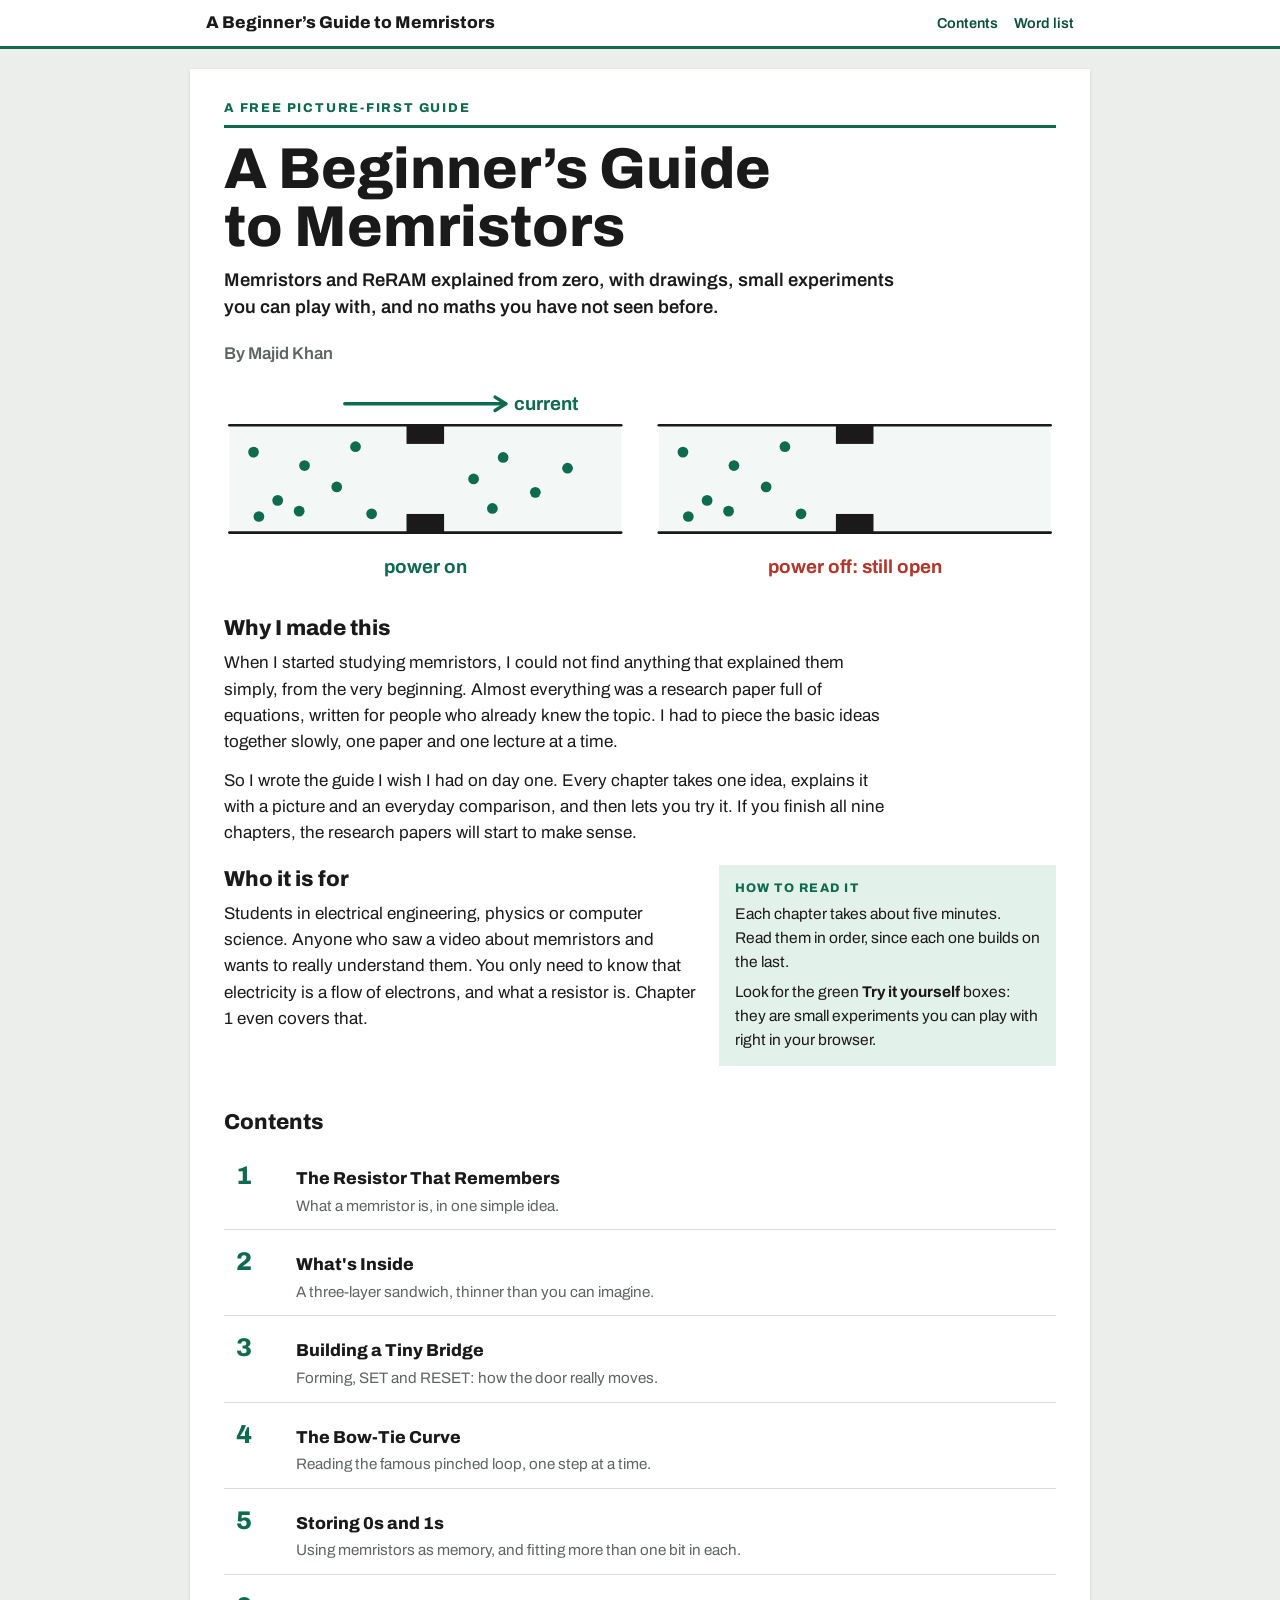
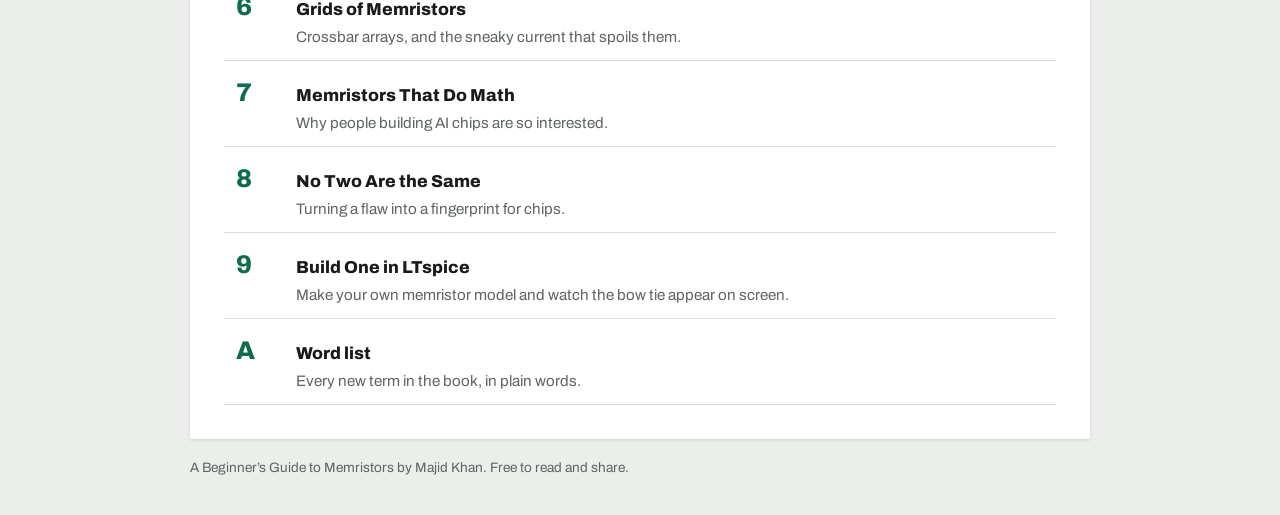
<file: index.html>
<!doctype html>
<html lang="en">
<head>
<meta charset="utf-8">
<meta name="viewport" content="width=device-width, initial-scale=1">
<title>A Beginner&rsquo;s Guide to Memristors</title>
<meta name="description" content="A free, picture-first beginner guide to memristors and ReRAM.">
<link rel="preconnect" href="https://fonts.googleapis.com"><link rel="preconnect" href="https://fonts.gstatic.com" crossorigin><link rel="stylesheet" href="https://fonts.googleapis.com/css2?family=Archivo:wght@400;600;700;800&family=JetBrains+Mono:wght@400;500&display=swap">
<link rel="stylesheet" href="assets/style.css">
</head>
<body>
<header class="top"><div class="top-in"><a class="brand" href="index.html">A Beginner&rsquo;s Guide to Memristors</a><div class="top-links"><span style="color:#5E6461;font-weight:600"></span><a href="index.html#contents">Contents</a><a href="glossary.html">Word list</a></div></div></header>
<div class="wrap">
<main class="page">
<div class="kicker">A free picture-first guide</div><h1 class="cover-title">A Beginner&rsquo;s Guide to Memristors</h1><p class="lead">Memristors and ReRAM explained from zero, with drawings, small experiments you can play with, and no maths you have not seen before.</p><p class="byline">By Majid Khan</p><figure><svg viewBox="0 0 620 150" role="img" aria-label="A memristor door that stays open after the power is switched off"><rect x="4.0" y="30.0" width="292.0" height="80.0" rx="0" fill="#F3F7F5"/><path d="M4.0 30.0 L296.0 30.0" stroke="#1A1A1A" stroke-width="2" fill="none" stroke-linecap="round" stroke-linejoin="round"/><path d="M4.0 110.0 L296.0 110.0" stroke="#1A1A1A" stroke-width="2" fill="none" stroke-linecap="round" stroke-linejoin="round"/><circle cx="22.0" cy="50.0" r="4" fill="#0F6B4E"/><circle cx="40.0" cy="86.0" r="4" fill="#0F6B4E"/><circle cx="26.0" cy="98.0" r="4" fill="#0F6B4E"/><circle cx="60.0" cy="60.0" r="4" fill="#0F6B4E"/><circle cx="56.0" cy="94.0" r="4" fill="#0F6B4E"/><circle cx="84.0" cy="76.0" r="4" fill="#0F6B4E"/><circle cx="98.0" cy="46.0" r="4" fill="#0F6B4E"/><circle cx="110.0" cy="96.0" r="4" fill="#0F6B4E"/><circle cx="186.0" cy="70.0" r="4" fill="#0F6B4E"/><circle cx="208.0" cy="54.0" r="4" fill="#0F6B4E"/><circle cx="232.0" cy="80.0" r="4" fill="#0F6B4E"/><circle cx="200.0" cy="92.0" r="4" fill="#0F6B4E"/><circle cx="256.0" cy="62.0" r="4" fill="#0F6B4E"/><rect x="136.0" y="30.0" width="28.0" height="13.9" rx="0" fill="#1A1A1A"/><rect x="136.0" y="96.1" width="28.0" height="13.9" rx="0" fill="#1A1A1A"/><path d="M90.0 14.0 L210.0 14.0" stroke="#0F6B4E" stroke-width="2.5" fill="none" stroke-linecap="round" stroke-linejoin="round"/><path d="M202.0 9.0 L210.0 14.0 L202.0 19.0" stroke="#0F6B4E" stroke-width="2.5" fill="none" stroke-linecap="round" stroke-linejoin="round"/><text class="lbl-acc" x="216.0" y="19.0" text-anchor="start">current</text><g transform="translate(320,0) scale(1)"><rect x="4.0" y="30.0" width="292.0" height="80.0" rx="0" fill="#F3F7F5"/><path d="M4.0 30.0 L296.0 30.0" stroke="#1A1A1A" stroke-width="2" fill="none" stroke-linecap="round" stroke-linejoin="round"/><path d="M4.0 110.0 L296.0 110.0" stroke="#1A1A1A" stroke-width="2" fill="none" stroke-linecap="round" stroke-linejoin="round"/><circle cx="22.0" cy="50.0" r="4" fill="#0F6B4E"/><circle cx="40.0" cy="86.0" r="4" fill="#0F6B4E"/><circle cx="26.0" cy="98.0" r="4" fill="#0F6B4E"/><circle cx="60.0" cy="60.0" r="4" fill="#0F6B4E"/><circle cx="56.0" cy="94.0" r="4" fill="#0F6B4E"/><circle cx="84.0" cy="76.0" r="4" fill="#0F6B4E"/><circle cx="98.0" cy="46.0" r="4" fill="#0F6B4E"/><circle cx="110.0" cy="96.0" r="4" fill="#0F6B4E"/><rect x="136.0" y="30.0" width="28.0" height="13.9" rx="0" fill="#1A1A1A"/><rect x="136.0" y="96.1" width="28.0" height="13.9" rx="0" fill="#1A1A1A"/></g><text class="lbl-red" x="470.0" y="140.0" text-anchor="middle">power off: still open</text><text class="lbl-acc" x="150.0" y="140.0" text-anchor="middle">power on</text></svg></figure><h2>Why I made this</h2><p>When I started studying memristors, I could not find anything that explained them simply, from the very beginning. Almost everything was a research paper full of equations, written for people who already knew the topic. I had to piece the basic ideas together slowly, one paper and one lecture at a time.</p><p>So I wrote the guide I wish I had on day one. Every chapter takes one idea, explains it with a picture and an everyday comparison, and then lets you try it. If you finish all nine chapters, the research papers will start to make sense.</p><div class="grid"><div><h2 style="margin-top:8px">Who it is for</h2><p>Students in electrical engineering, physics or computer science. Anyone who saw a video about memristors and wants to really understand them. You only need to know that electricity is a flow of electrons, and what a resistor is. Chapter 1 even covers that.</p></div><div class="fact"><div class="fh">How to read it</div><p>Each chapter takes about five minutes. Read them in order, since each one builds on the last.</p><p>Look for the green <b>Try it yourself</b> boxes: they are small experiments you can play with right in your browser.</p></div></div><h2 id="contents">Contents</h2><ol class="toc"><li><a href="chapter-1.html"><span class="n">1</span><span><span class="t">The Resistor That Remembers</span><span class="d">What a memristor is, in one simple idea.</span></span></a></li><li><a href="chapter-2.html"><span class="n">2</span><span><span class="t">What's Inside</span><span class="d">A three-layer sandwich, thinner than you can imagine.</span></span></a></li><li><a href="chapter-3.html"><span class="n">3</span><span><span class="t">Building a Tiny Bridge</span><span class="d">Forming, SET and RESET: how the door really moves.</span></span></a></li><li><a href="chapter-4.html"><span class="n">4</span><span><span class="t">The Bow-Tie Curve</span><span class="d">Reading the famous pinched loop, one step at a time.</span></span></a></li><li><a href="chapter-5.html"><span class="n">5</span><span><span class="t">Storing 0s and 1s</span><span class="d">Using memristors as memory, and fitting more than one bit in each.</span></span></a></li><li><a href="chapter-6.html"><span class="n">6</span><span><span class="t">Grids of Memristors</span><span class="d">Crossbar arrays, and the sneaky current that spoils them.</span></span></a></li><li><a href="chapter-7.html"><span class="n">7</span><span><span class="t">Memristors That Do Math</span><span class="d">Why people building AI chips are so interested.</span></span></a></li><li><a href="chapter-8.html"><span class="n">8</span><span><span class="t">No Two Are the Same</span><span class="d">Turning a flaw into a fingerprint for chips.</span></span></a></li><li><a href="chapter-9.html"><span class="n">9</span><span><span class="t">Build One in LTspice</span><span class="d">Make your own memristor model and watch the bow tie appear on screen.</span></span></a></li><li><a href="glossary.html"><span class="n">A</span><span><span class="t">Word list</span><span class="d">Every new term in the book, in plain words.</span></span></a></li></ol>
</main>

<footer>A Beginner&rsquo;s Guide to Memristors by Majid Khan. Free to read and share.</footer>
</div>

</body>
</html>
</file>
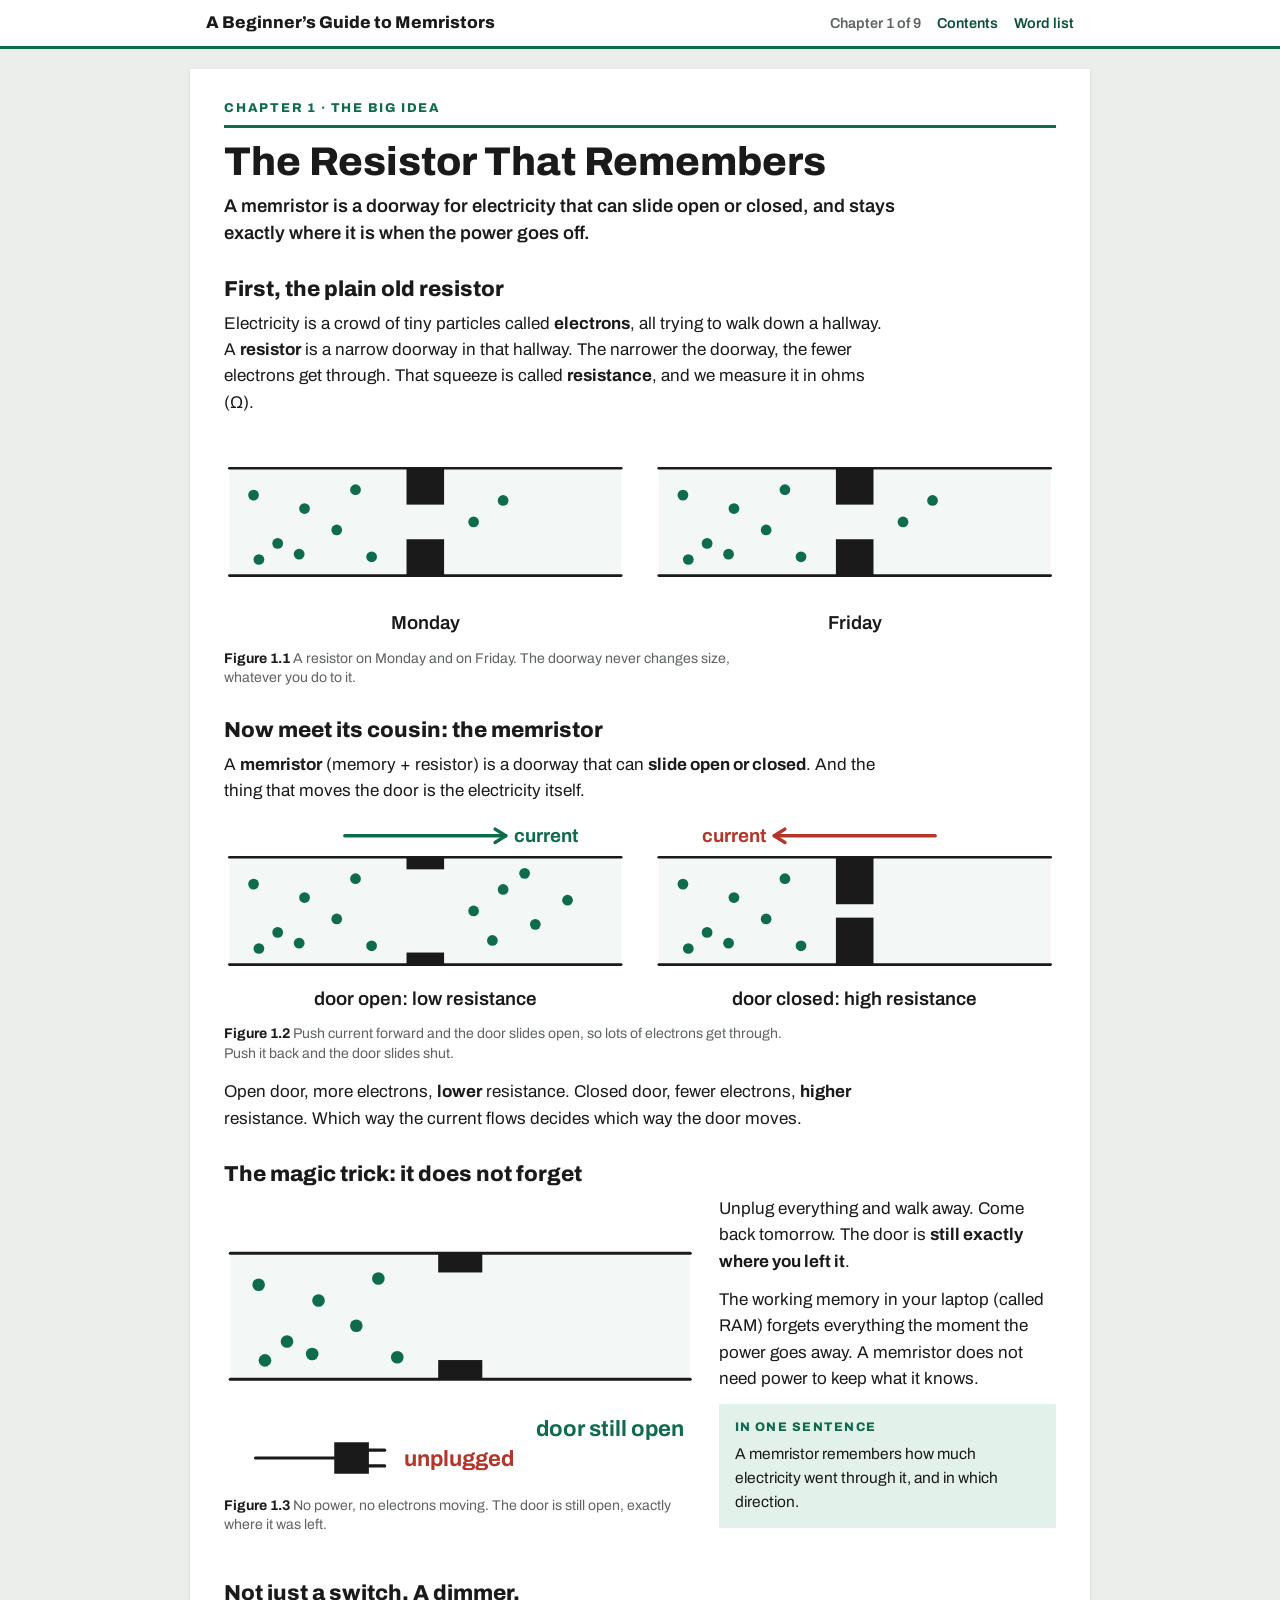
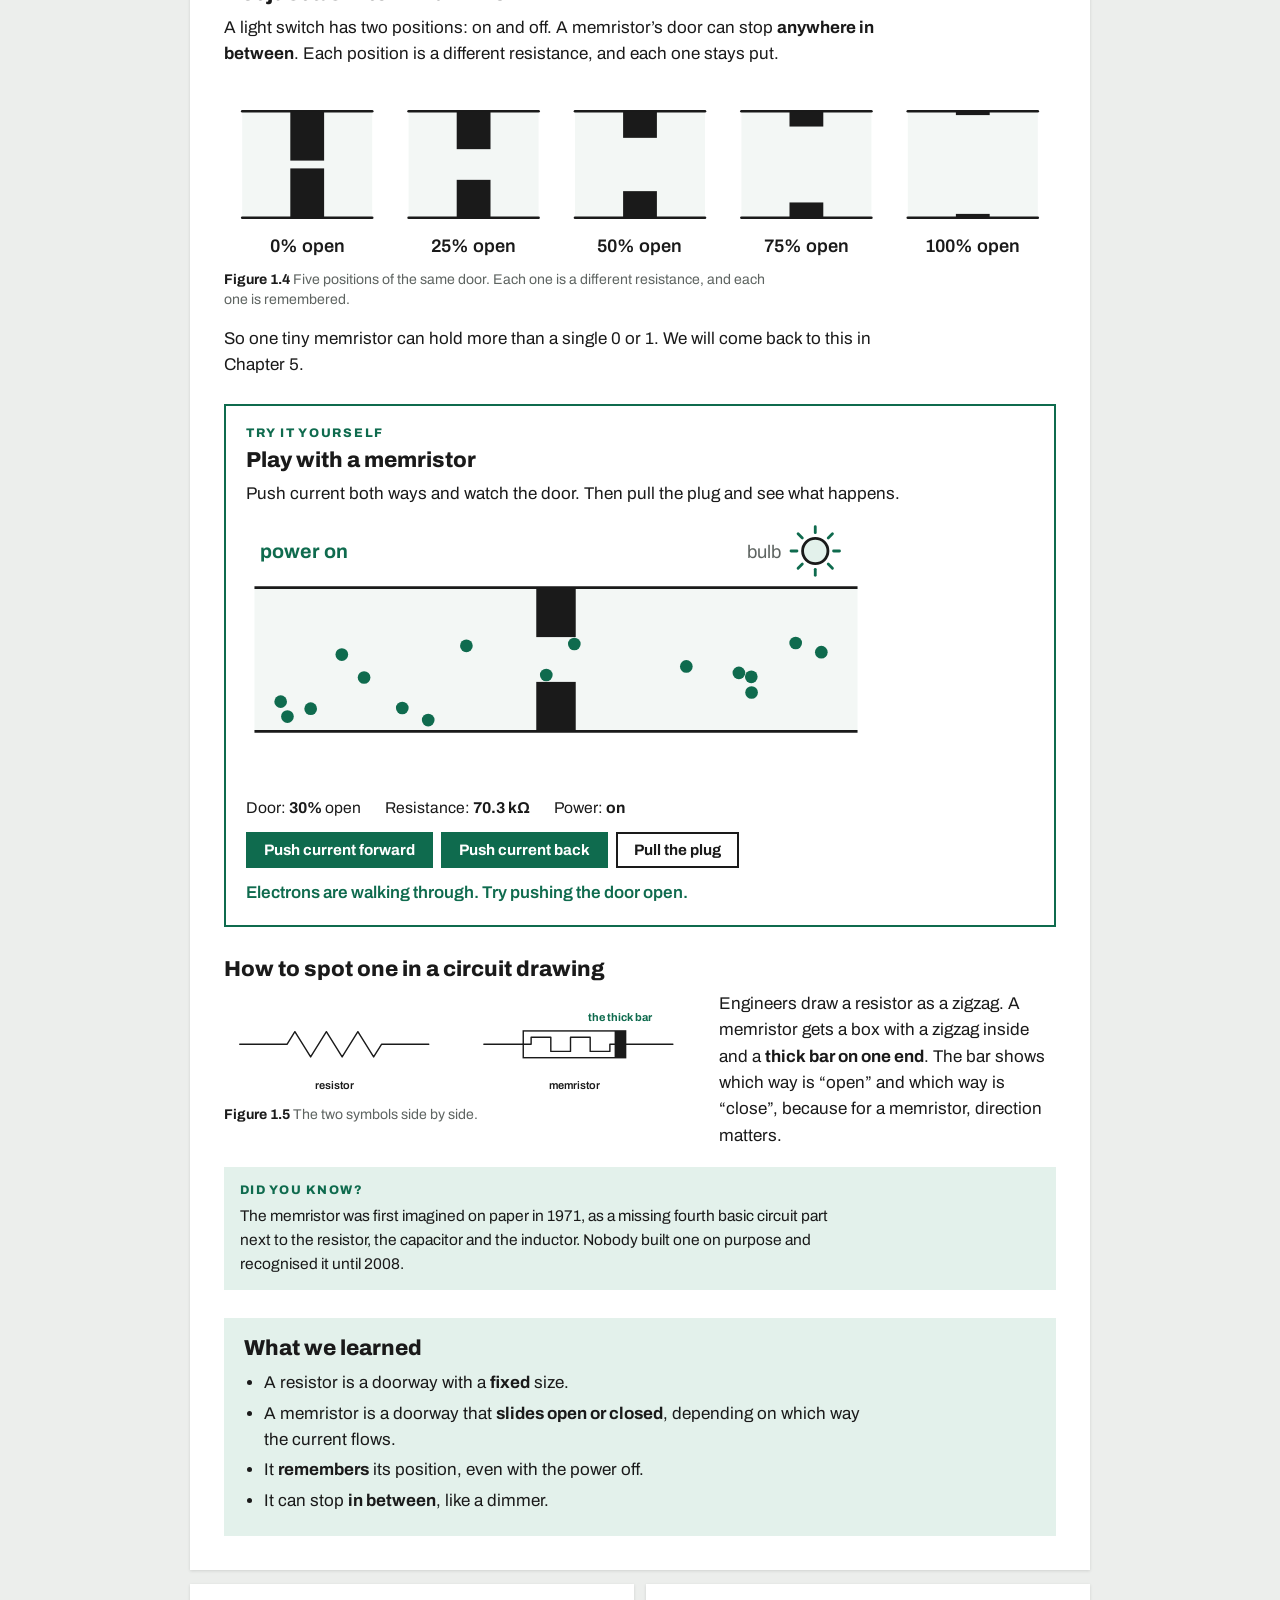
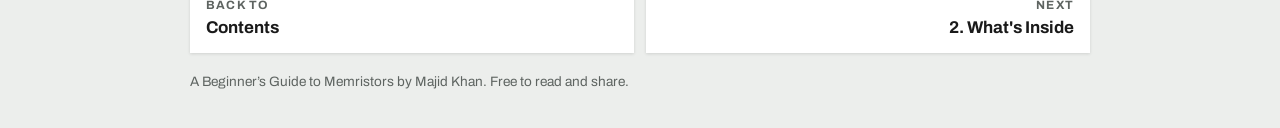
<file: chapter-1.html>
<!doctype html>
<html lang="en">
<head>
<meta charset="utf-8">
<meta name="viewport" content="width=device-width, initial-scale=1">
<title>The Resistor That Remembers · A Beginner&rsquo;s Guide to Memristors</title>
<meta name="description" content="A free, picture-first beginner guide to memristors and ReRAM.">
<link rel="preconnect" href="https://fonts.googleapis.com"><link rel="preconnect" href="https://fonts.gstatic.com" crossorigin><link rel="stylesheet" href="https://fonts.googleapis.com/css2?family=Archivo:wght@400;600;700;800&family=JetBrains+Mono:wght@400;500&display=swap">
<link rel="stylesheet" href="assets/style.css">
</head>
<body>
<header class="top"><div class="top-in"><a class="brand" href="index.html">A Beginner&rsquo;s Guide to Memristors</a><div class="top-links"><span style="color:#5E6461;font-weight:600">Chapter 1 of 9</span><a href="index.html#contents">Contents</a><a href="glossary.html">Word list</a></div></div></header>
<div class="wrap">
<main class="page">
<div class="kicker">Chapter 1 · The big idea</div><h1>The Resistor That Remembers</h1><p class="lead">A memristor is a doorway for electricity that can slide open or closed, and stays exactly where it is when the power goes off.</p><h2>First, the plain old resistor</h2><p>Electricity is a crowd of tiny particles called <b>electrons</b>, all trying to walk down a hallway. A <b>resistor</b> is a narrow doorway in that hallway. The narrower the doorway, the fewer electrons get through. That squeeze is called <b>resistance</b>, and we measure it in ohms (Ω).</p><figure><svg viewBox="0 0 620 160" role="img" aria-label="The same resistor on Monday and on Friday"><rect x="4.0" y="30.0" width="292.0" height="80.0" rx="0" fill="#F3F7F5"/><path d="M4.0 30.0 L296.0 30.0" stroke="#1A1A1A" stroke-width="2" fill="none" stroke-linecap="round" stroke-linejoin="round"/><path d="M4.0 110.0 L296.0 110.0" stroke="#1A1A1A" stroke-width="2" fill="none" stroke-linecap="round" stroke-linejoin="round"/><circle cx="22.0" cy="50.0" r="4" fill="#0F6B4E"/><circle cx="40.0" cy="86.0" r="4" fill="#0F6B4E"/><circle cx="26.0" cy="98.0" r="4" fill="#0F6B4E"/><circle cx="60.0" cy="60.0" r="4" fill="#0F6B4E"/><circle cx="56.0" cy="94.0" r="4" fill="#0F6B4E"/><circle cx="84.0" cy="76.0" r="4" fill="#0F6B4E"/><circle cx="98.0" cy="46.0" r="4" fill="#0F6B4E"/><circle cx="110.0" cy="96.0" r="4" fill="#0F6B4E"/><circle cx="186.0" cy="70.0" r="4" fill="#0F6B4E"/><circle cx="208.0" cy="54.0" r="4" fill="#0F6B4E"/><rect x="136.0" y="30.0" width="28.0" height="27.1" rx="0" fill="#1A1A1A"/><rect x="136.0" y="82.9" width="28.0" height="27.1" rx="0" fill="#1A1A1A"/><rect x="324.0" y="30.0" width="292.0" height="80.0" rx="0" fill="#F3F7F5"/><path d="M324.0 30.0 L616.0 30.0" stroke="#1A1A1A" stroke-width="2" fill="none" stroke-linecap="round" stroke-linejoin="round"/><path d="M324.0 110.0 L616.0 110.0" stroke="#1A1A1A" stroke-width="2" fill="none" stroke-linecap="round" stroke-linejoin="round"/><circle cx="342.0" cy="50.0" r="4" fill="#0F6B4E"/><circle cx="360.0" cy="86.0" r="4" fill="#0F6B4E"/><circle cx="346.0" cy="98.0" r="4" fill="#0F6B4E"/><circle cx="380.0" cy="60.0" r="4" fill="#0F6B4E"/><circle cx="376.0" cy="94.0" r="4" fill="#0F6B4E"/><circle cx="404.0" cy="76.0" r="4" fill="#0F6B4E"/><circle cx="418.0" cy="46.0" r="4" fill="#0F6B4E"/><circle cx="430.0" cy="96.0" r="4" fill="#0F6B4E"/><circle cx="506.0" cy="70.0" r="4" fill="#0F6B4E"/><circle cx="528.0" cy="54.0" r="4" fill="#0F6B4E"/><rect x="456.0" y="30.0" width="28.0" height="27.1" rx="0" fill="#1A1A1A"/><rect x="456.0" y="82.9" width="28.0" height="27.1" rx="0" fill="#1A1A1A"/><text class="lbl" x="150.0" y="150.0" text-anchor="middle">Monday</text><text class="lbl" x="470.0" y="150.0" text-anchor="middle">Friday</text></svg><figcaption><b>Figure 1.1</b> A resistor on Monday and on Friday. The doorway never changes size, whatever you do to it.</figcaption></figure><h2>Now meet its cousin: the memristor</h2><p>A <b>memristor</b> (memory + resistor) is a doorway that can <b>slide open or closed</b>. And the thing that moves the door is the electricity itself.</p><figure><svg viewBox="0 0 620 150" role="img" aria-label="Current pushed forward opens the door, pushed back closes it"><rect x="4.0" y="30.0" width="292.0" height="80.0" rx="0" fill="#F3F7F5"/><path d="M4.0 30.0 L296.0 30.0" stroke="#1A1A1A" stroke-width="2" fill="none" stroke-linecap="round" stroke-linejoin="round"/><path d="M4.0 110.0 L296.0 110.0" stroke="#1A1A1A" stroke-width="2" fill="none" stroke-linecap="round" stroke-linejoin="round"/><circle cx="22.0" cy="50.0" r="4" fill="#0F6B4E"/><circle cx="40.0" cy="86.0" r="4" fill="#0F6B4E"/><circle cx="26.0" cy="98.0" r="4" fill="#0F6B4E"/><circle cx="60.0" cy="60.0" r="4" fill="#0F6B4E"/><circle cx="56.0" cy="94.0" r="4" fill="#0F6B4E"/><circle cx="84.0" cy="76.0" r="4" fill="#0F6B4E"/><circle cx="98.0" cy="46.0" r="4" fill="#0F6B4E"/><circle cx="110.0" cy="96.0" r="4" fill="#0F6B4E"/><circle cx="186.0" cy="70.0" r="4" fill="#0F6B4E"/><circle cx="208.0" cy="54.0" r="4" fill="#0F6B4E"/><circle cx="232.0" cy="80.0" r="4" fill="#0F6B4E"/><circle cx="200.0" cy="92.0" r="4" fill="#0F6B4E"/><circle cx="256.0" cy="62.0" r="4" fill="#0F6B4E"/><circle cx="224.0" cy="42.0" r="4" fill="#0F6B4E"/><rect x="136.0" y="30.0" width="28.0" height="9.0" rx="0" fill="#1A1A1A"/><rect x="136.0" y="101.0" width="28.0" height="9.0" rx="0" fill="#1A1A1A"/><path d="M90.0 14.0 L210.0 14.0" stroke="#0F6B4E" stroke-width="2.5" fill="none" stroke-linecap="round" stroke-linejoin="round"/><path d="M202.0 9.0 L210.0 14.0 L202.0 19.0" stroke="#0F6B4E" stroke-width="2.5" fill="none" stroke-linecap="round" stroke-linejoin="round"/><text class="lbl-acc" x="216.0" y="19.0" text-anchor="start">current</text><text class="lbl" x="150.0" y="140.0" text-anchor="middle">door open: low resistance</text><rect x="324.0" y="30.0" width="292.0" height="80.0" rx="0" fill="#F3F7F5"/><path d="M324.0 30.0 L616.0 30.0" stroke="#1A1A1A" stroke-width="2" fill="none" stroke-linecap="round" stroke-linejoin="round"/><path d="M324.0 110.0 L616.0 110.0" stroke="#1A1A1A" stroke-width="2" fill="none" stroke-linecap="round" stroke-linejoin="round"/><circle cx="342.0" cy="50.0" r="4" fill="#0F6B4E"/><circle cx="360.0" cy="86.0" r="4" fill="#0F6B4E"/><circle cx="346.0" cy="98.0" r="4" fill="#0F6B4E"/><circle cx="380.0" cy="60.0" r="4" fill="#0F6B4E"/><circle cx="376.0" cy="94.0" r="4" fill="#0F6B4E"/><circle cx="404.0" cy="76.0" r="4" fill="#0F6B4E"/><circle cx="418.0" cy="46.0" r="4" fill="#0F6B4E"/><circle cx="430.0" cy="96.0" r="4" fill="#0F6B4E"/><rect x="456.0" y="30.0" width="28.0" height="35.0" rx="0" fill="#1A1A1A"/><rect x="456.0" y="75.0" width="28.0" height="35.0" rx="0" fill="#1A1A1A"/><path d="M530.0 14.0 L410.0 14.0" stroke="#B3362B" stroke-width="2.5" fill="none" stroke-linecap="round" stroke-linejoin="round"/><path d="M418.0 9.0 L410.0 14.0 L418.0 19.0" stroke="#B3362B" stroke-width="2.5" fill="none" stroke-linecap="round" stroke-linejoin="round"/><text class="lbl-red" x="404.0" y="19.0" text-anchor="end">current</text><text class="lbl" x="470.0" y="140.0" text-anchor="middle">door closed: high resistance</text></svg><figcaption><b>Figure 1.2</b> Push current forward and the door slides open, so lots of electrons get through. Push it back and the door slides shut.</figcaption></figure><p>Open door, more electrons, <b>lower</b> resistance. Closed door, fewer electrons, <b>higher</b> resistance. Which way the current flows decides which way the door moves.</p><h2>The magic trick: it does not forget</h2><div class="grid"><figure><svg viewBox="0 0 300 180" role="img" aria-label="An unplugged memristor with its door still open"><rect x="4.0" y="30.0" width="292.0" height="80.0" rx="0" fill="#F3F7F5"/><path d="M4.0 30.0 L296.0 30.0" stroke="#1A1A1A" stroke-width="2" fill="none" stroke-linecap="round" stroke-linejoin="round"/><path d="M4.0 110.0 L296.0 110.0" stroke="#1A1A1A" stroke-width="2" fill="none" stroke-linecap="round" stroke-linejoin="round"/><circle cx="22.0" cy="50.0" r="4" fill="#0F6B4E"/><circle cx="40.0" cy="86.0" r="4" fill="#0F6B4E"/><circle cx="26.0" cy="98.0" r="4" fill="#0F6B4E"/><circle cx="60.0" cy="60.0" r="4" fill="#0F6B4E"/><circle cx="56.0" cy="94.0" r="4" fill="#0F6B4E"/><circle cx="84.0" cy="76.0" r="4" fill="#0F6B4E"/><circle cx="98.0" cy="46.0" r="4" fill="#0F6B4E"/><circle cx="110.0" cy="96.0" r="4" fill="#0F6B4E"/><rect x="136.0" y="30.0" width="28.0" height="12.2" rx="0" fill="#1A1A1A"/><rect x="136.0" y="97.8" width="28.0" height="12.2" rx="0" fill="#1A1A1A"/><path d="M20.0 160.0 L70.0 160.0" stroke="#1A1A1A" stroke-width="2" fill="none" stroke-linecap="round" stroke-linejoin="round"/><rect x="70.0" y="150.0" width="22.0" height="20.0" rx="0" fill="#1A1A1A"/><path d="M92.0 155.0 L102.0 155.0" stroke="#1A1A1A" stroke-width="2" fill="none" stroke-linecap="round" stroke-linejoin="round"/><path d="M92.0 165.0 L102.0 165.0" stroke="#1A1A1A" stroke-width="2" fill="none" stroke-linecap="round" stroke-linejoin="round"/><text class="lbl-red" x="114.0" y="165.0" text-anchor="start">unplugged</text><text class="lbl-acc" x="292.0" y="146.0" text-anchor="end">door still open</text></svg><figcaption><b>Figure 1.3</b> No power, no electrons moving. The door is still open, exactly where it was left.</figcaption></figure><div><p>Unplug everything and walk away. Come back tomorrow. The door is <b>still exactly where you left it</b>.</p><p>The working memory in your laptop (called RAM) forgets everything the moment the power goes away. A memristor does not need power to keep what it knows.</p><div class="fact"><div class="fh">In one sentence</div><p>A memristor remembers how much electricity went through it, and in which direction.</p></div></div></div><h2>Not just a switch. A dimmer.</h2><p>A light switch has two positions: on and off. A memristor&rsquo;s door can stop <b>anywhere in between</b>. Each position is a different resistance, and each one stays put.</p><figure><svg viewBox="0 0 640 142" role="img" aria-label="Five doors from fully closed to fully open"><rect x="14.0" y="24.0" width="100.0" height="82.0" rx="0" fill="#F3F7F5"/><path d="M14.0 24.0 L114.0 24.0" stroke="#1A1A1A" stroke-width="2" fill="none" stroke-linecap="round" stroke-linejoin="round"/><path d="M14.0 106.0 L114.0 106.0" stroke="#1A1A1A" stroke-width="2" fill="none" stroke-linecap="round" stroke-linejoin="round"/><rect x="51.0" y="24.0" width="26.0" height="38.0" rx="0" fill="#1A1A1A"/><rect x="51.0" y="68.0" width="26.0" height="38.0" rx="0" fill="#1A1A1A"/><text class="lbl" x="64.0" y="132.0" text-anchor="middle">0% open</text><rect x="142.0" y="24.0" width="100.0" height="82.0" rx="0" fill="#F3F7F5"/><path d="M142.0 24.0 L242.0 24.0" stroke="#1A1A1A" stroke-width="2" fill="none" stroke-linecap="round" stroke-linejoin="round"/><path d="M142.0 106.0 L242.0 106.0" stroke="#1A1A1A" stroke-width="2" fill="none" stroke-linecap="round" stroke-linejoin="round"/><rect x="179.0" y="24.0" width="26.0" height="29.2" rx="0" fill="#1A1A1A"/><rect x="179.0" y="76.8" width="26.0" height="29.2" rx="0" fill="#1A1A1A"/><text class="lbl" x="192.0" y="132.0" text-anchor="middle">25% open</text><rect x="270.0" y="24.0" width="100.0" height="82.0" rx="0" fill="#F3F7F5"/><path d="M270.0 24.0 L370.0 24.0" stroke="#1A1A1A" stroke-width="2" fill="none" stroke-linecap="round" stroke-linejoin="round"/><path d="M270.0 106.0 L370.0 106.0" stroke="#1A1A1A" stroke-width="2" fill="none" stroke-linecap="round" stroke-linejoin="round"/><rect x="307.0" y="24.0" width="26.0" height="20.5" rx="0" fill="#1A1A1A"/><rect x="307.0" y="85.5" width="26.0" height="20.5" rx="0" fill="#1A1A1A"/><text class="lbl" x="320.0" y="132.0" text-anchor="middle">50% open</text><rect x="398.0" y="24.0" width="100.0" height="82.0" rx="0" fill="#F3F7F5"/><path d="M398.0 24.0 L498.0 24.0" stroke="#1A1A1A" stroke-width="2" fill="none" stroke-linecap="round" stroke-linejoin="round"/><path d="M398.0 106.0 L498.0 106.0" stroke="#1A1A1A" stroke-width="2" fill="none" stroke-linecap="round" stroke-linejoin="round"/><rect x="435.0" y="24.0" width="26.0" height="11.8" rx="0" fill="#1A1A1A"/><rect x="435.0" y="94.2" width="26.0" height="11.8" rx="0" fill="#1A1A1A"/><text class="lbl" x="448.0" y="132.0" text-anchor="middle">75% open</text><rect x="526.0" y="24.0" width="100.0" height="82.0" rx="0" fill="#F3F7F5"/><path d="M526.0 24.0 L626.0 24.0" stroke="#1A1A1A" stroke-width="2" fill="none" stroke-linecap="round" stroke-linejoin="round"/><path d="M526.0 106.0 L626.0 106.0" stroke="#1A1A1A" stroke-width="2" fill="none" stroke-linecap="round" stroke-linejoin="round"/><rect x="563.0" y="24.0" width="26.0" height="3.0" rx="0" fill="#1A1A1A"/><rect x="563.0" y="103.0" width="26.0" height="3.0" rx="0" fill="#1A1A1A"/><text class="lbl" x="576.0" y="132.0" text-anchor="middle">100% open</text></svg><figcaption><b>Figure 1.4</b> Five positions of the same door. Each one is a different resistance, and each one is remembered.</figcaption></figure><p>So one tiny memristor can hold more than a single 0 or 1. We will come back to this in Chapter 5.</p><section class="lab" id="door-lab">
<div class="lab-h">Try it yourself</div><h2>Play with a memristor</h2>
<p>Push current both ways and watch the door. Then pull the plug and see what happens.</p>
<svg id="door-svg" viewBox="0 0 440 190" role="img" aria-label="A hallway with a sliding door, electrons walking through, and a light bulb"></svg>
<div class="readout" aria-live="polite"><span>Door: <b id="door-open-v">30%</b> open</span><span>Resistance: <b id="door-res-v">70.3 kΩ</b></span><span>Power: <b id="door-pow-v">on</b></span></div>
<div class="btns"><button id="door-open" type="button">Push current forward</button><button id="door-close" type="button">Push current back</button><button id="door-plug" class="alt" type="button">Pull the plug</button></div>
<p class="msg" id="door-msg"></p>
</section><h2>How to spot one in a circuit drawing</h2><div class="grid"><figure><svg viewBox="0 0 600 125" role="img" aria-label="Resistor symbol beside memristor symbol"><path d="M20.0 55.0 L80.0 55.0 L90.0 39.0 L110.0 71.0 L130.0 39.0 L150.0 71.0 L170.0 39.0 L190.0 71.0 L200.0 55.0 L260.0 55.0" stroke="#1A1A1A" stroke-width="1.8" fill="none" stroke-linecap="round" stroke-linejoin="round"/><text class="lbl" x="140.0" y="112.0" text-anchor="middle">resistor</text><path d="M330.0 55.0 L380.0 55.0" stroke="#1A1A1A" stroke-width="1.8" fill="none" stroke-linecap="round" stroke-linejoin="round"/><rect x="380.0" y="38.0" width="130.0" height="34.0" rx="0" fill="#FFFFFF" stroke="#1A1A1A" stroke-width="1.8"/><rect x="496.0" y="38.0" width="14.0" height="34.0" rx="0" fill="#1A1A1A"/><path d="M380.0 55.0 L390.0 55.0 L390.0 46.0 L415.0 46.0 L415.0 64.0 L440.0 64.0 L440.0 46.0 L465.0 46.0 L465.0 64.0 L490.0 64.0 L490.0 55.0 L496.0 55.0" stroke="#1A1A1A" stroke-width="1.8" fill="none" stroke-linecap="round" stroke-linejoin="round"/><path d="M510.0 55.0 L570.0 55.0" stroke="#1A1A1A" stroke-width="1.8" fill="none" stroke-linecap="round" stroke-linejoin="round"/><text class="lbl" x="445.0" y="112.0" text-anchor="middle">memristor</text><text class="lbl-acc" x="503.0" y="26.0" text-anchor="middle">the thick bar</text></svg><figcaption><b>Figure 1.5</b> The two symbols side by side.</figcaption></figure><div><p>Engineers draw a resistor as a zigzag. A memristor gets a box with a zigzag inside and a <b>thick bar on one end</b>. The bar shows which way is &ldquo;open&rdquo; and which way is &ldquo;close&rdquo;, because for a memristor, direction matters.</p></div></div><div class="fact"><div class="fh">Did you know?</div><p>The memristor was first imagined on paper in 1971, as a missing fourth basic circuit part next to the resistor, the capacitor and the inductor. Nobody built one on purpose and recognised it until 2008.</p></div><div class="learned"><h2>What we learned</h2><ul><li>A resistor is a doorway with a <b>fixed</b> size.</li><li>A memristor is a doorway that <b>slides open or closed</b>, depending on which way the current flows.</li><li>It <b>remembers</b> its position, even with the power off.</li><li>It can stop <b>in between</b>, like a dimmer.</li></ul></div>
</main>
<nav class="pager" aria-label="Chapters"><a href="index.html"><small>Back to</small>Contents</a><a class="next" href="chapter-2.html"><small>Next</small>2. What's Inside</a></nav>
<footer>A Beginner&rsquo;s Guide to Memristors by Majid Khan. Free to read and share.</footer>
</div>
<script src="assets/labs.js"></script>
</body>
</html>
</file>
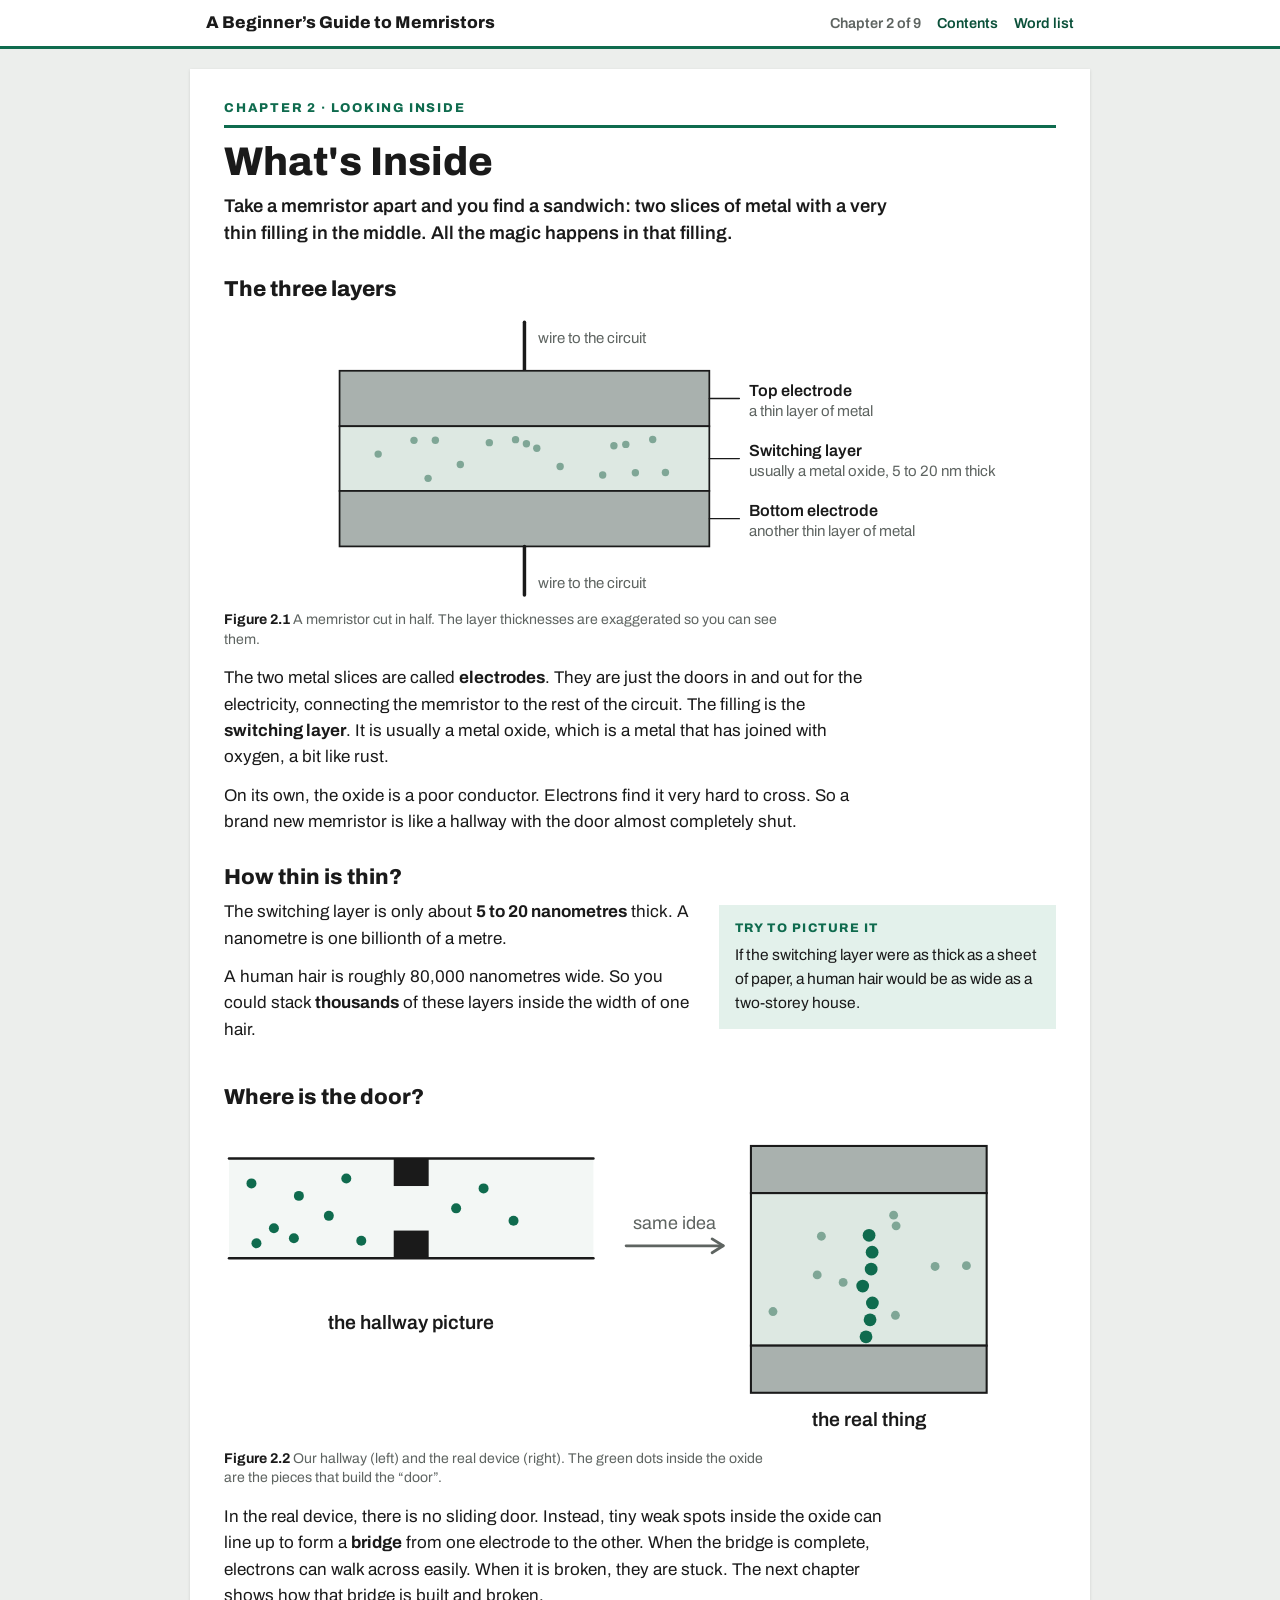
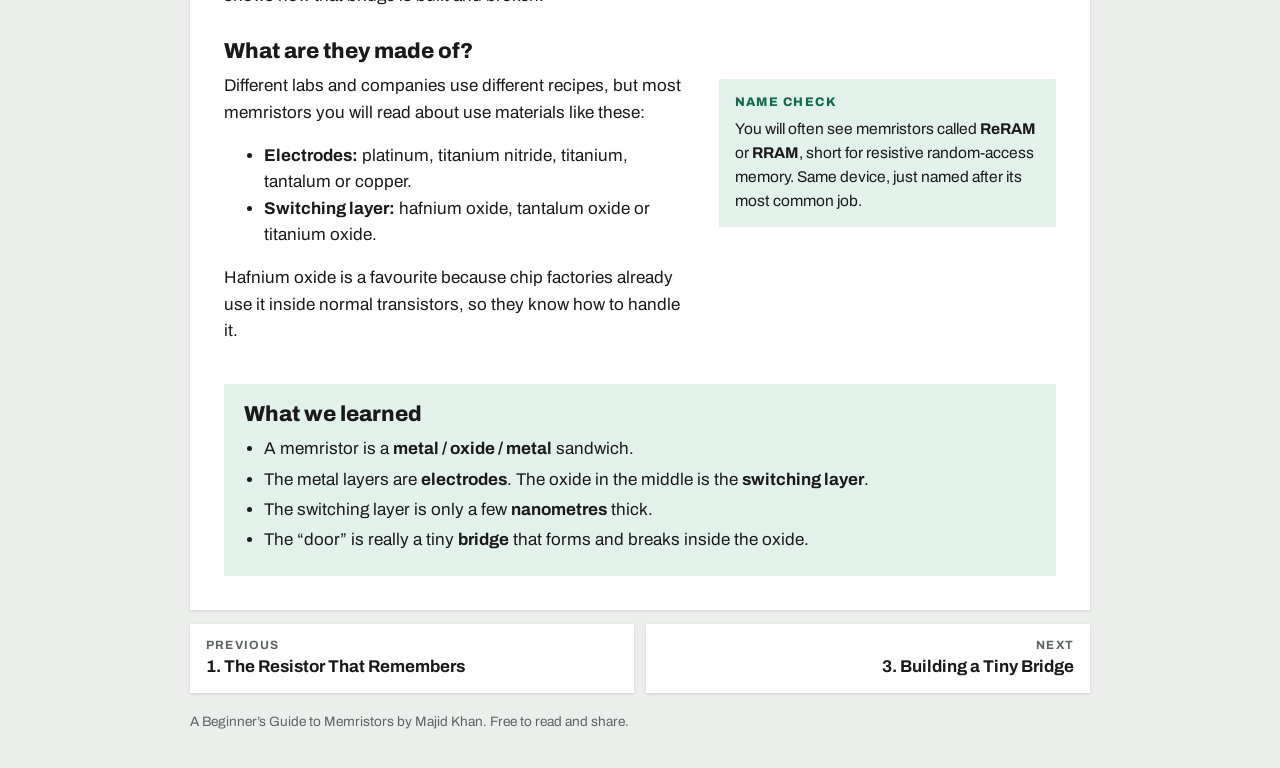
<file: chapter-2.html>
<!doctype html>
<html lang="en">
<head>
<meta charset="utf-8">
<meta name="viewport" content="width=device-width, initial-scale=1">
<title>What's Inside · A Beginner&rsquo;s Guide to Memristors</title>
<meta name="description" content="A free, picture-first beginner guide to memristors and ReRAM.">
<link rel="preconnect" href="https://fonts.googleapis.com"><link rel="preconnect" href="https://fonts.gstatic.com" crossorigin><link rel="stylesheet" href="https://fonts.googleapis.com/css2?family=Archivo:wght@400;600;700;800&family=JetBrains+Mono:wght@400;500&display=swap">
<link rel="stylesheet" href="assets/style.css">
</head>
<body>
<header class="top"><div class="top-in"><a class="brand" href="index.html">A Beginner&rsquo;s Guide to Memristors</a><div class="top-links"><span style="color:#5E6461;font-weight:600">Chapter 2 of 9</span><a href="index.html#contents">Contents</a><a href="glossary.html">Word list</a></div></div></header>
<div class="wrap">
<main class="page">
<div class="kicker">Chapter 2 · Looking inside</div><h1>What's Inside</h1><p class="lead">Take a memristor apart and you find a sandwich: two slices of metal with a very thin filling in the middle. All the magic happens in that filling.</p><h2>The three layers</h2><figure><svg viewBox="0 0 720 252" role="img" aria-label="Cross-section of a memristor: metal, oxide, metal"><path d="M260.0 8.0 L260.0 50.0" stroke="#1A1A1A" stroke-width="3" fill="none" stroke-linecap="round" stroke-linejoin="round"/><rect x="100.0" y="50.0" width="320.0" height="48.0" rx="0" fill="#A9B1AE" stroke="#1A1A1A" stroke-width="1.5"/><rect x="100.0" y="98.0" width="320.0" height="56.0" rx="0" fill="#DDE8E2" stroke="#1A1A1A" stroke-width="1.5"/><rect x="100.0" y="154.0" width="320.0" height="48.0" rx="0" fill="#A9B1AE" stroke="#1A1A1A" stroke-width="1.5"/><path d="M260.0 202.0 L260.0 244.0" stroke="#1A1A1A" stroke-width="3" fill="none" stroke-linecap="round" stroke-linejoin="round"/><circle cx="182.9" cy="110.1" r="3.2" fill="#7FA696"/><circle cx="229.6" cy="112.2" r="3.2" fill="#7FA696"/><circle cx="133.4" cy="122.1" r="3.2" fill="#7FA696"/><circle cx="382.0" cy="138.0" r="3.2" fill="#7FA696"/><circle cx="337.4" cy="114.9" r="3.2" fill="#7FA696"/><circle cx="270.7" cy="117.1" r="3.2" fill="#7FA696"/><circle cx="164.4" cy="110.2" r="3.2" fill="#7FA696"/><circle cx="176.6" cy="143.1" r="3.2" fill="#7FA696"/><circle cx="356.0" cy="138.3" r="3.2" fill="#7FA696"/><circle cx="347.7" cy="113.7" r="3.2" fill="#7FA696"/><circle cx="204.5" cy="131.1" r="3.2" fill="#7FA696"/><circle cx="327.7" cy="140.2" r="3.2" fill="#7FA696"/><circle cx="371.0" cy="109.5" r="3.2" fill="#7FA696"/><circle cx="290.9" cy="132.9" r="3.2" fill="#7FA696"/><circle cx="261.7" cy="113.1" r="3.2" fill="#7FA696"/><circle cx="252.3" cy="109.6" r="3.2" fill="#7FA696"/><path d="M420.0 74.0 L446.0 74.0" stroke="#1A1A1A" stroke-width="1.2" fill="none" stroke-linecap="round" stroke-linejoin="round"/><text class="lbl" x="454.0" y="72.0" text-anchor="start">Top electrode</text><text class="lbl-grey" x="454.0" y="89.0" text-anchor="start">a thin layer of metal</text><path d="M420.0 126.0 L446.0 126.0" stroke="#1A1A1A" stroke-width="1.2" fill="none" stroke-linecap="round" stroke-linejoin="round"/><text class="lbl" x="454.0" y="124.0" text-anchor="start">Switching layer</text><text class="lbl-grey" x="454.0" y="141.0" text-anchor="start">usually a metal oxide, 5 to 20 nm thick</text><path d="M420.0 178.0 L446.0 178.0" stroke="#1A1A1A" stroke-width="1.2" fill="none" stroke-linecap="round" stroke-linejoin="round"/><text class="lbl" x="454.0" y="176.0" text-anchor="start">Bottom electrode</text><text class="lbl-grey" x="454.0" y="193.0" text-anchor="start">another thin layer of metal</text><text class="lbl-grey" x="272.0" y="26.0" text-anchor="start">wire to the circuit</text><text class="lbl-grey" x="272.0" y="238.0" text-anchor="start">wire to the circuit</text></svg><figcaption><b>Figure 2.1</b> A memristor cut in half. The layer thicknesses are exaggerated so you can see them.</figcaption></figure><p>The two metal slices are called <b>electrodes</b>. They are just the doors in and out for the electricity, connecting the memristor to the rest of the circuit. The filling is the <b>switching layer</b>. It is usually a metal oxide, which is a metal that has joined with oxygen, a bit like rust.</p><p>On its own, the oxide is a poor conductor. Electrons find it very hard to cross. So a brand new memristor is like a hallway with the door almost completely shut.</p><h2>How thin is thin?</h2><div class="grid"><div><p>The switching layer is only about <b>5 to 20 nanometres</b> thick. A nanometre is one billionth of a metre.</p><p>A human hair is roughly 80,000 nanometres wide. So you could stack <b>thousands</b> of these layers inside the width of one hair.</p></div><div class="fact"><div class="fh">Try to picture it</div><p>If the switching layer were as thick as a sheet of paper, a human hair would be as wide as a two-storey house.</p></div></div><h2>Where is the door?</h2><figure><svg viewBox="0 0 600 232" role="img" aria-label="The hallway picture next to the real layered device"><g transform="translate(0,0) scale(0.9)"><rect x="4.0" y="30.0" width="292.0" height="80.0" rx="0" fill="#F3F7F5"/><path d="M4.0 30.0 L296.0 30.0" stroke="#1A1A1A" stroke-width="2" fill="none" stroke-linecap="round" stroke-linejoin="round"/><path d="M4.0 110.0 L296.0 110.0" stroke="#1A1A1A" stroke-width="2" fill="none" stroke-linecap="round" stroke-linejoin="round"/><circle cx="22.0" cy="50.0" r="4" fill="#0F6B4E"/><circle cx="40.0" cy="86.0" r="4" fill="#0F6B4E"/><circle cx="26.0" cy="98.0" r="4" fill="#0F6B4E"/><circle cx="60.0" cy="60.0" r="4" fill="#0F6B4E"/><circle cx="56.0" cy="94.0" r="4" fill="#0F6B4E"/><circle cx="84.0" cy="76.0" r="4" fill="#0F6B4E"/><circle cx="98.0" cy="46.0" r="4" fill="#0F6B4E"/><circle cx="110.0" cy="96.0" r="4" fill="#0F6B4E"/><circle cx="186.0" cy="70.0" r="4" fill="#0F6B4E"/><circle cx="208.0" cy="54.0" r="4" fill="#0F6B4E"/><circle cx="232.0" cy="80.0" r="4" fill="#0F6B4E"/><rect x="136.0" y="30.0" width="28.0" height="22.1" rx="0" fill="#1A1A1A"/><rect x="136.0" y="87.8" width="28.0" height="22.2" rx="0" fill="#1A1A1A"/></g><rect x="380.0" y="18.0" width="170.0" height="34.0" rx="0" fill="#A9B1AE" stroke="#1A1A1A" stroke-width="1.5"/><rect x="380.0" y="52.0" width="170.0" height="110.0" rx="0" fill="#DDE8E2" stroke="#1A1A1A" stroke-width="1.5"/><rect x="380.0" y="162.0" width="170.0" height="34.0" rx="0" fill="#A9B1AE" stroke="#1A1A1A" stroke-width="1.5"/><circle cx="427.8" cy="111.0" r="3.2" fill="#7FA696"/><circle cx="446.5" cy="116.4" r="3.2" fill="#7FA696"/><circle cx="482.9" cy="67.9" r="3.2" fill="#7FA696"/><circle cx="395.9" cy="137.4" r="3.2" fill="#7FA696"/><circle cx="430.8" cy="83.1" r="3.2" fill="#7FA696"/><circle cx="535.4" cy="104.3" r="3.2" fill="#7FA696"/><circle cx="512.8" cy="104.9" r="3.2" fill="#7FA696"/><circle cx="484.7" cy="75.6" r="3.2" fill="#7FA696"/><circle cx="484.2" cy="140.1" r="3.2" fill="#7FA696"/><circle cx="465.2" cy="82.4" r="4.6" fill="#0F6B4E"/><circle cx="467.4" cy="94.6" r="4.6" fill="#0F6B4E"/><circle cx="466.7" cy="106.8" r="4.6" fill="#0F6B4E"/><circle cx="460.6" cy="119.0" r="4.6" fill="#0F6B4E"/><circle cx="467.6" cy="131.2" r="4.6" fill="#0F6B4E"/><circle cx="465.9" cy="143.4" r="4.6" fill="#0F6B4E"/><circle cx="463.0" cy="155.6" r="4.6" fill="#0F6B4E"/><path d="M290.0 90.0 L360.0 90.0" stroke="#5E6461" stroke-width="2" fill="none" stroke-linecap="round" stroke-linejoin="round"/><path d="M352.0 85.0 L360.0 90.0 L352.0 95.0" stroke="#5E6461" stroke-width="2" fill="none" stroke-linecap="round" stroke-linejoin="round"/><text class="lbl-grey" x="325.0" y="78.0" text-anchor="middle">same idea</text><text class="lbl" x="135.0" y="150.0" text-anchor="middle">the hallway picture</text><text class="lbl" x="465.0" y="220.0" text-anchor="middle">the real thing</text></svg><figcaption><b>Figure 2.2</b> Our hallway (left) and the real device (right). The green dots inside the oxide are the pieces that build the &ldquo;door&rdquo;.</figcaption></figure><p>In the real device, there is no sliding door. Instead, tiny weak spots inside the oxide can line up to form a <b>bridge</b> from one electrode to the other. When the bridge is complete, electrons can walk across easily. When it is broken, they are stuck. The next chapter shows how that bridge is built and broken.</p><h2>What are they made of?</h2><div class="grid"><div><p>Different labs and companies use different recipes, but most memristors you will read about use materials like these:</p><ul><li><b>Electrodes:</b> platinum, titanium nitride, titanium, tantalum or copper.</li><li><b>Switching layer:</b> hafnium oxide, tantalum oxide or titanium oxide.</li></ul><p>Hafnium oxide is a favourite because chip factories already use it inside normal transistors, so they know how to handle it.</p></div><div class="fact"><div class="fh">Name check</div><p>You will often see memristors called <b>ReRAM</b> or <b>RRAM</b>, short for resistive random-access memory. Same device, just named after its most common job.</p></div></div><div class="learned"><h2>What we learned</h2><ul><li>A memristor is a <b>metal / oxide / metal</b> sandwich.</li><li>The metal layers are <b>electrodes</b>. The oxide in the middle is the <b>switching layer</b>.</li><li>The switching layer is only a few <b>nanometres</b> thick.</li><li>The &ldquo;door&rdquo; is really a tiny <b>bridge</b> that forms and breaks inside the oxide.</li></ul></div>
</main>
<nav class="pager" aria-label="Chapters"><a href="chapter-1.html"><small>Previous</small>1. The Resistor That Remembers</a><a class="next" href="chapter-3.html"><small>Next</small>3. Building a Tiny Bridge</a></nav>
<footer>A Beginner&rsquo;s Guide to Memristors by Majid Khan. Free to read and share.</footer>
</div>

</body>
</html>
</file>
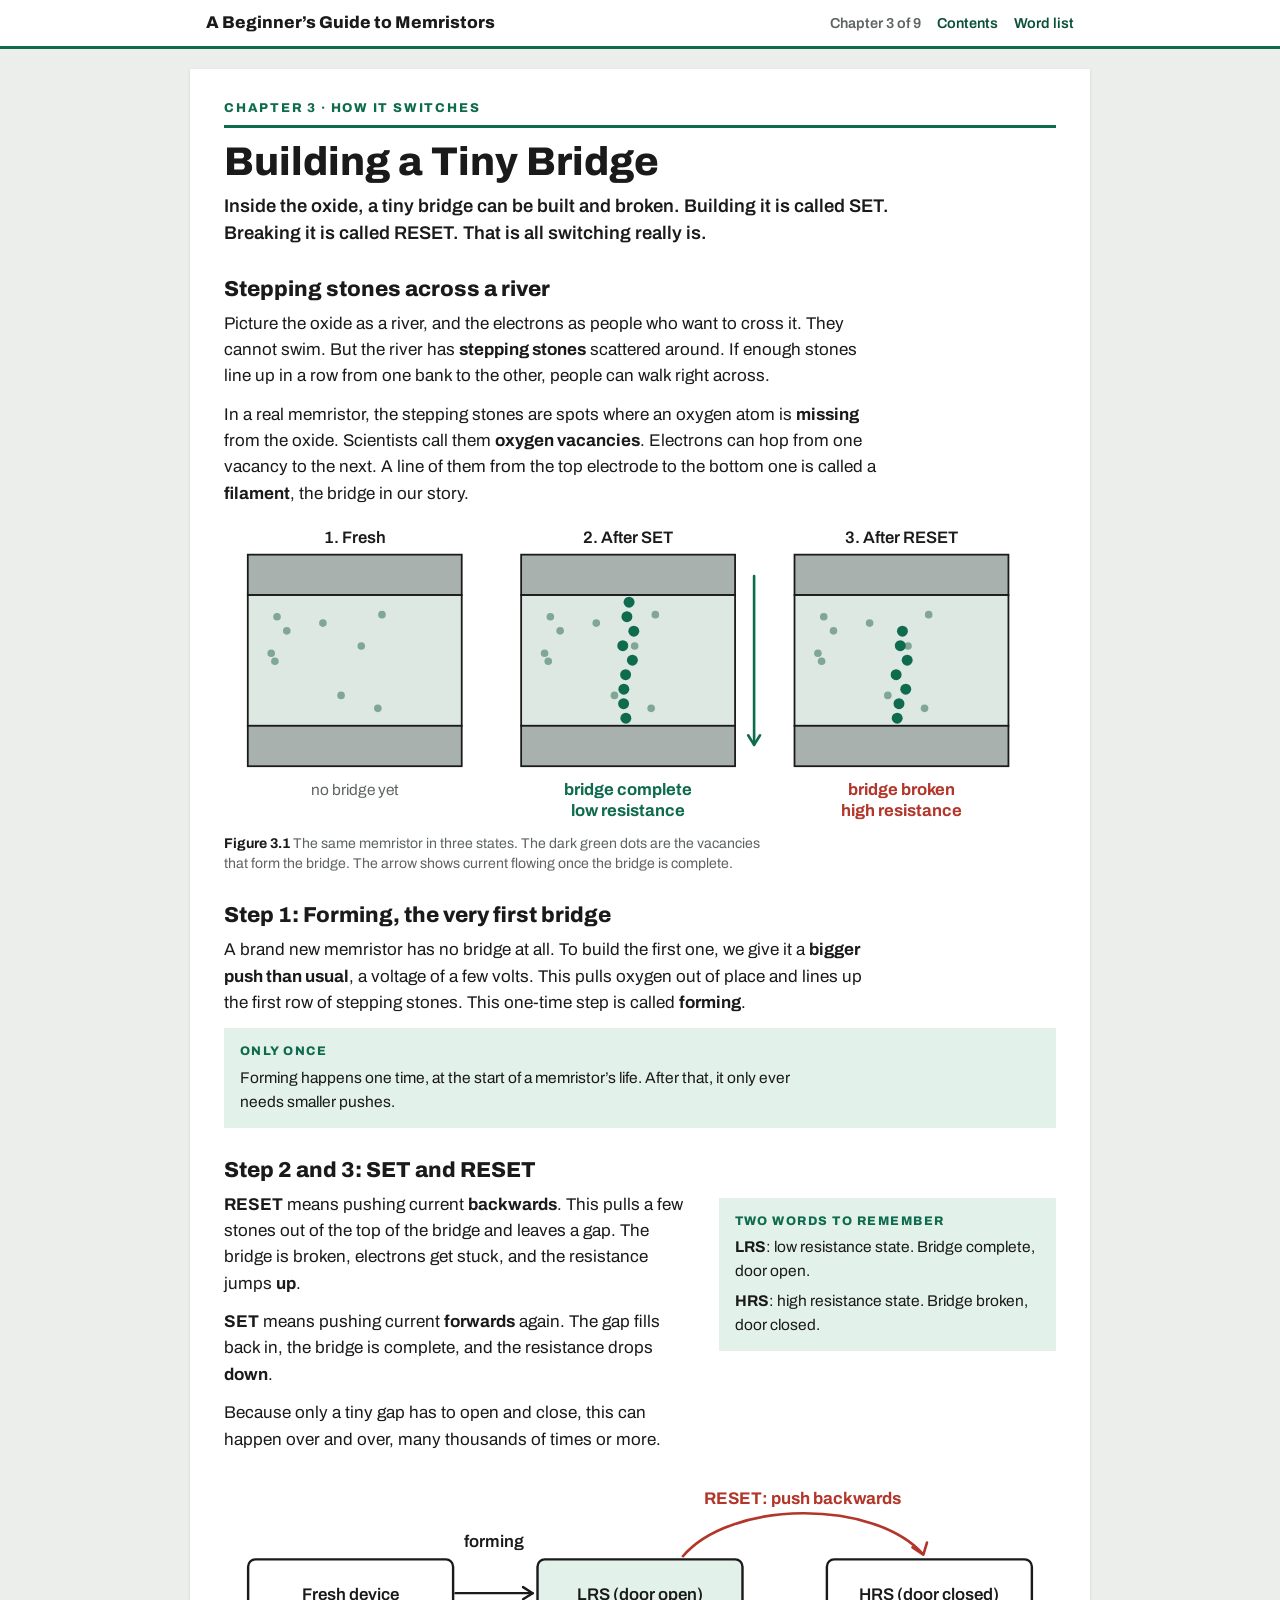
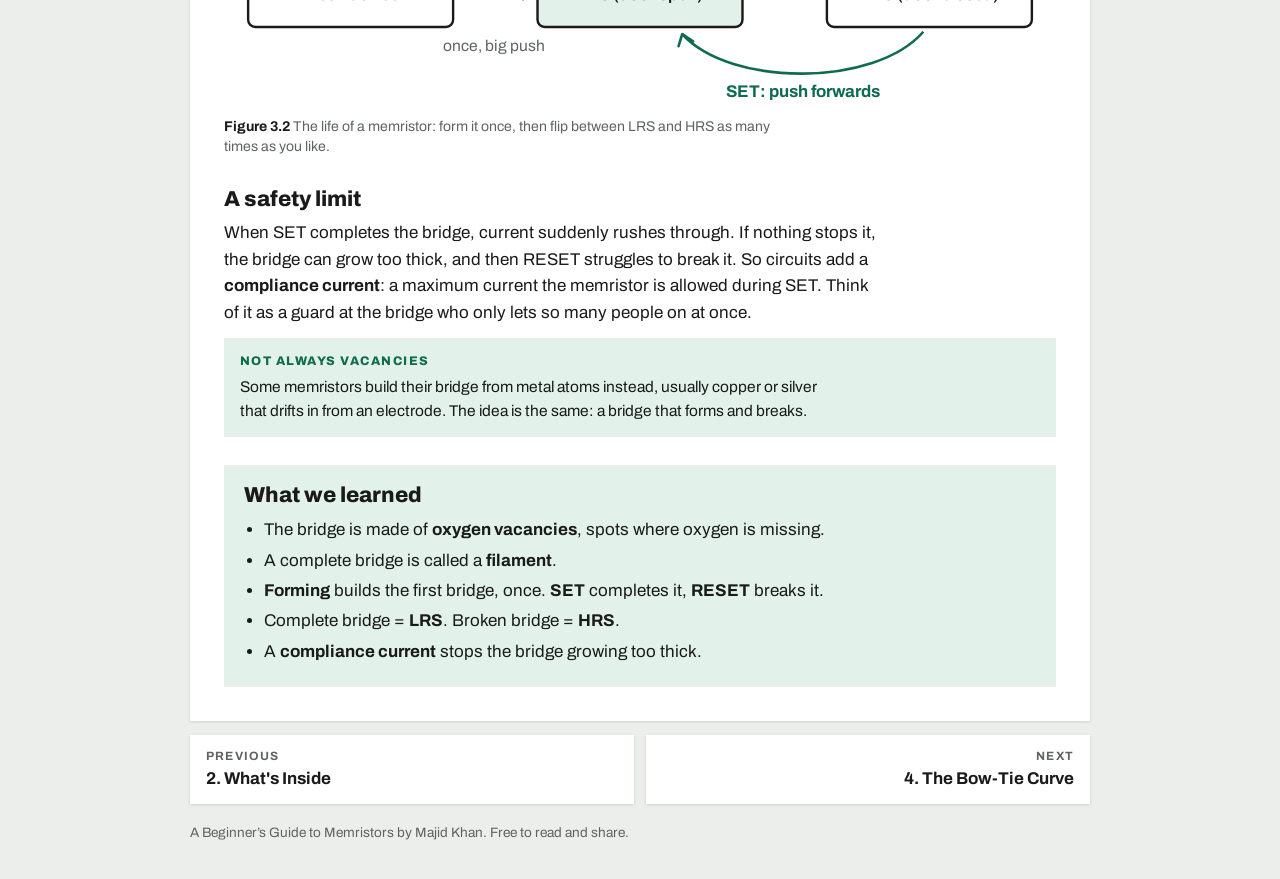
<file: chapter-3.html>
<!doctype html>
<html lang="en">
<head>
<meta charset="utf-8">
<meta name="viewport" content="width=device-width, initial-scale=1">
<title>Building a Tiny Bridge · A Beginner&rsquo;s Guide to Memristors</title>
<meta name="description" content="A free, picture-first beginner guide to memristors and ReRAM.">
<link rel="preconnect" href="https://fonts.googleapis.com"><link rel="preconnect" href="https://fonts.gstatic.com" crossorigin><link rel="stylesheet" href="https://fonts.googleapis.com/css2?family=Archivo:wght@400;600;700;800&family=JetBrains+Mono:wght@400;500&display=swap">
<link rel="stylesheet" href="assets/style.css">
</head>
<body>
<header class="top"><div class="top-in"><a class="brand" href="index.html">A Beginner&rsquo;s Guide to Memristors</a><div class="top-links"><span style="color:#5E6461;font-weight:600">Chapter 3 of 9</span><a href="index.html#contents">Contents</a><a href="glossary.html">Word list</a></div></div></header>
<div class="wrap">
<main class="page">
<div class="kicker">Chapter 3 · How it switches</div><h1>Building a Tiny Bridge</h1><p class="lead">Inside the oxide, a tiny bridge can be built and broken. Building it is called SET. Breaking it is called RESET. That is all switching really is.</p><h2>Stepping stones across a river</h2><p>Picture the oxide as a river, and the electrons as people who want to cross it. They cannot swim. But the river has <b>stepping stones</b> scattered around. If enough stones line up in a row from one bank to the other, people can walk right across.</p><p>In a real memristor, the stepping stones are spots where an oxygen atom is <b>missing</b> from the oxide. Scientists call them <b>oxygen vacancies</b>. Electrons can hop from one vacancy to the next. A line of them from the top electrode to the bottom one is called a <b>filament</b>, the bridge in our story.</p><figure><svg viewBox="0 0 700 260" role="img" aria-label="Three states: fresh, bridge complete, bridge broken"><text class="lbl" x="110.0" y="20.0" text-anchor="middle">1. Fresh</text><rect x="20.0" y="30.0" width="180.0" height="34.0" rx="0" fill="#A9B1AE" stroke="#1A1A1A" stroke-width="1.5"/><rect x="20.0" y="64.0" width="180.0" height="110.0" rx="0" fill="#DDE8E2" stroke="#1A1A1A" stroke-width="1.5"/><rect x="20.0" y="174.0" width="180.0" height="34.0" rx="0" fill="#A9B1AE" stroke="#1A1A1A" stroke-width="1.5"/><circle cx="83.2" cy="87.6" r="3.2" fill="#7FA696"/><circle cx="132.9" cy="80.5" r="3.2" fill="#7FA696"/><circle cx="115.5" cy="106.9" r="3.2" fill="#7FA696"/><circle cx="42.8" cy="119.7" r="3.2" fill="#7FA696"/><circle cx="39.7" cy="113.0" r="3.2" fill="#7FA696"/><circle cx="44.6" cy="82.2" r="3.2" fill="#7FA696"/><circle cx="98.5" cy="148.4" r="3.2" fill="#7FA696"/><circle cx="52.8" cy="94.1" r="3.2" fill="#7FA696"/><circle cx="129.4" cy="159.3" r="3.2" fill="#7FA696"/><text class="lbl-grey" x="110.0" y="232.0" text-anchor="middle">no bridge yet</text><text class="lbl-grey" x="110.0" y="250.0" text-anchor="middle"></text><text class="lbl" x="340.0" y="20.0" text-anchor="middle">2. After SET</text><rect x="250.0" y="30.0" width="180.0" height="34.0" rx="0" fill="#A9B1AE" stroke="#1A1A1A" stroke-width="1.5"/><rect x="250.0" y="64.0" width="180.0" height="110.0" rx="0" fill="#DDE8E2" stroke="#1A1A1A" stroke-width="1.5"/><rect x="250.0" y="174.0" width="180.0" height="34.0" rx="0" fill="#A9B1AE" stroke="#1A1A1A" stroke-width="1.5"/><circle cx="313.2" cy="87.6" r="3.2" fill="#7FA696"/><circle cx="362.9" cy="80.5" r="3.2" fill="#7FA696"/><circle cx="345.5" cy="106.9" r="3.2" fill="#7FA696"/><circle cx="272.8" cy="119.7" r="3.2" fill="#7FA696"/><circle cx="269.7" cy="113.0" r="3.2" fill="#7FA696"/><circle cx="274.6" cy="82.2" r="3.2" fill="#7FA696"/><circle cx="328.5" cy="148.4" r="3.2" fill="#7FA696"/><circle cx="282.8" cy="94.1" r="3.2" fill="#7FA696"/><circle cx="359.4" cy="159.3" r="3.2" fill="#7FA696"/><circle cx="340.8" cy="70.0" r="4.6" fill="#0F6B4E"/><circle cx="339.0" cy="82.2" r="4.6" fill="#0F6B4E"/><circle cx="344.8" cy="94.4" r="4.6" fill="#0F6B4E"/><circle cx="335.5" cy="106.6" r="4.6" fill="#0F6B4E"/><circle cx="343.6" cy="118.8" r="4.6" fill="#0F6B4E"/><circle cx="337.9" cy="131.0" r="4.6" fill="#0F6B4E"/><circle cx="336.4" cy="143.2" r="4.6" fill="#0F6B4E"/><circle cx="336.2" cy="155.4" r="4.6" fill="#0F6B4E"/><circle cx="338.1" cy="167.6" r="4.6" fill="#0F6B4E"/><text class="lbl-acc" x="340.0" y="232.0" text-anchor="middle">bridge complete</text><text class="lbl-acc" x="340.0" y="250.0" text-anchor="middle">low resistance</text><path d="M446.0 48.0 L446.0 190.0" stroke="#0F6B4E" stroke-width="2.2" fill="none" stroke-linecap="round" stroke-linejoin="round"/><path d="M441.0 182.0 L446.0 190.0 L451.0 182.0" stroke="#0F6B4E" stroke-width="2.2" fill="none" stroke-linecap="round" stroke-linejoin="round"/><text class="lbl" x="570.0" y="20.0" text-anchor="middle">3. After RESET</text><rect x="480.0" y="30.0" width="180.0" height="34.0" rx="0" fill="#A9B1AE" stroke="#1A1A1A" stroke-width="1.5"/><rect x="480.0" y="64.0" width="180.0" height="110.0" rx="0" fill="#DDE8E2" stroke="#1A1A1A" stroke-width="1.5"/><rect x="480.0" y="174.0" width="180.0" height="34.0" rx="0" fill="#A9B1AE" stroke="#1A1A1A" stroke-width="1.5"/><circle cx="543.2" cy="87.6" r="3.2" fill="#7FA696"/><circle cx="592.9" cy="80.5" r="3.2" fill="#7FA696"/><circle cx="575.5" cy="106.9" r="3.2" fill="#7FA696"/><circle cx="502.8" cy="119.7" r="3.2" fill="#7FA696"/><circle cx="499.7" cy="113.0" r="3.2" fill="#7FA696"/><circle cx="504.6" cy="82.2" r="3.2" fill="#7FA696"/><circle cx="558.5" cy="148.4" r="3.2" fill="#7FA696"/><circle cx="512.8" cy="94.1" r="3.2" fill="#7FA696"/><circle cx="589.4" cy="159.3" r="3.2" fill="#7FA696"/><circle cx="570.8" cy="94.4" r="4.6" fill="#0F6B4E"/><circle cx="569.0" cy="106.6" r="4.6" fill="#0F6B4E"/><circle cx="574.8" cy="118.8" r="4.6" fill="#0F6B4E"/><circle cx="565.5" cy="131.0" r="4.6" fill="#0F6B4E"/><circle cx="573.6" cy="143.2" r="4.6" fill="#0F6B4E"/><circle cx="567.9" cy="155.4" r="4.6" fill="#0F6B4E"/><circle cx="566.4" cy="167.6" r="4.6" fill="#0F6B4E"/><text class="lbl-red" x="570.0" y="232.0" text-anchor="middle">bridge broken</text><text class="lbl-red" x="570.0" y="250.0" text-anchor="middle">high resistance</text></svg><figcaption><b>Figure 3.1</b> The same memristor in three states. The dark green dots are the vacancies that form the bridge. The arrow shows current flowing once the bridge is complete.</figcaption></figure><h2>Step 1: Forming, the very first bridge</h2><p>A brand new memristor has no bridge at all. To build the first one, we give it a <b>bigger push than usual</b>, a voltage of a few volts. This pulls oxygen out of place and lines up the first row of stepping stones. This one-time step is called <b>forming</b>.</p><div class="fact"><div class="fh">Only once</div><p>Forming happens one time, at the start of a memristor&rsquo;s life. After that, it only ever needs smaller pushes.</p></div><h2>Step 2 and 3: SET and RESET</h2><div class="grid"><div><p><b>RESET</b> means pushing current <b>backwards</b>. This pulls a few stones out of the top of the bridge and leaves a gap. The bridge is broken, electrons get stuck, and the resistance jumps <b>up</b>.</p><p><b>SET</b> means pushing current <b>forwards</b> again. The gap fills back in, the bridge is complete, and the resistance drops <b>down</b>.</p><p>Because only a tiny gap has to open and close, this can happen over and over, many thousands of times or more.</p></div><div class="fact"><div class="fh">Two words to remember</div><p><b>LRS</b>: low resistance state. Bridge complete, door open.</p><p><b>HRS</b>: high resistance state. Bridge broken, door closed.</p></div></div><figure><svg viewBox="0 0 690 196" role="img" aria-label="Forming, then SET and RESET going back and forth"><rect x="20.0" y="70.0" width="170.0" height="56.0" rx="6" fill="#FFFFFF" stroke="#1A1A1A" stroke-width="2"/><text class="lbl" x="105.0" y="104.0" text-anchor="middle">Fresh device</text><rect x="260.0" y="70.0" width="170.0" height="56.0" rx="6" fill="#E3F1EB" stroke="#1A1A1A" stroke-width="2"/><text class="lbl" x="345.0" y="104.0" text-anchor="middle">LRS (door open)</text><rect x="500.0" y="70.0" width="170.0" height="56.0" rx="6" fill="#FFFFFF" stroke="#1A1A1A" stroke-width="2"/><text class="lbl" x="585.0" y="104.0" text-anchor="middle">HRS (door closed)</text><path d="M192.0 98.0 L256.0 98.0" stroke="#1A1A1A" stroke-width="2" fill="none" stroke-linecap="round" stroke-linejoin="round"/><path d="M248.0 93.0 L256.0 98.0 L248.0 103.0" stroke="#1A1A1A" stroke-width="2" fill="none" stroke-linecap="round" stroke-linejoin="round"/><text class="lbl" x="224.0" y="60.0" text-anchor="middle">forming</text><text class="lbl-grey" x="224.0" y="146.0" text-anchor="middle">once, big push</text><path d="M 380 68 C 420 20, 540 20, 580 66" stroke="#B3362B" stroke-width="2.2" fill="none"/><path d="M571.0 60.0 L580.0 66.0 L583.0 56.0" stroke="#B3362B" stroke-width="2.2" fill="none" stroke-linecap="round" stroke-linejoin="round"/><text class="lbl-red" x="480.0" y="24.0" text-anchor="middle">RESET: push backwards</text><path d="M 580 130 C 540 176, 420 176, 380 132" stroke="#0F6B4E" stroke-width="2.2" fill="none"/><path d="M389.0 138.0 L380.0 132.0 L377.0 142.0" stroke="#0F6B4E" stroke-width="2.2" fill="none" stroke-linecap="round" stroke-linejoin="round"/><text class="lbl-acc" x="480.0" y="184.0" text-anchor="middle">SET: push forwards</text></svg><figcaption><b>Figure 3.2</b> The life of a memristor: form it once, then flip between LRS and HRS as many times as you like.</figcaption></figure><h2>A safety limit</h2><p>When SET completes the bridge, current suddenly rushes through. If nothing stops it, the bridge can grow too thick, and then RESET struggles to break it. So circuits add a <b>compliance current</b>: a maximum current the memristor is allowed during SET. Think of it as a guard at the bridge who only lets so many people on at once.</p><div class="fact"><div class="fh">Not always vacancies</div><p>Some memristors build their bridge from metal atoms instead, usually copper or silver that drifts in from an electrode. The idea is the same: a bridge that forms and breaks.</p></div><div class="learned"><h2>What we learned</h2><ul><li>The bridge is made of <b>oxygen vacancies</b>, spots where oxygen is missing.</li><li>A complete bridge is called a <b>filament</b>.</li><li><b>Forming</b> builds the first bridge, once. <b>SET</b> completes it, <b>RESET</b> breaks it.</li><li>Complete bridge = <b>LRS</b>. Broken bridge = <b>HRS</b>.</li><li>A <b>compliance current</b> stops the bridge growing too thick.</li></ul></div>
</main>
<nav class="pager" aria-label="Chapters"><a href="chapter-2.html"><small>Previous</small>2. What's Inside</a><a class="next" href="chapter-4.html"><small>Next</small>4. The Bow-Tie Curve</a></nav>
<footer>A Beginner&rsquo;s Guide to Memristors by Majid Khan. Free to read and share.</footer>
</div>

</body>
</html>
</file>
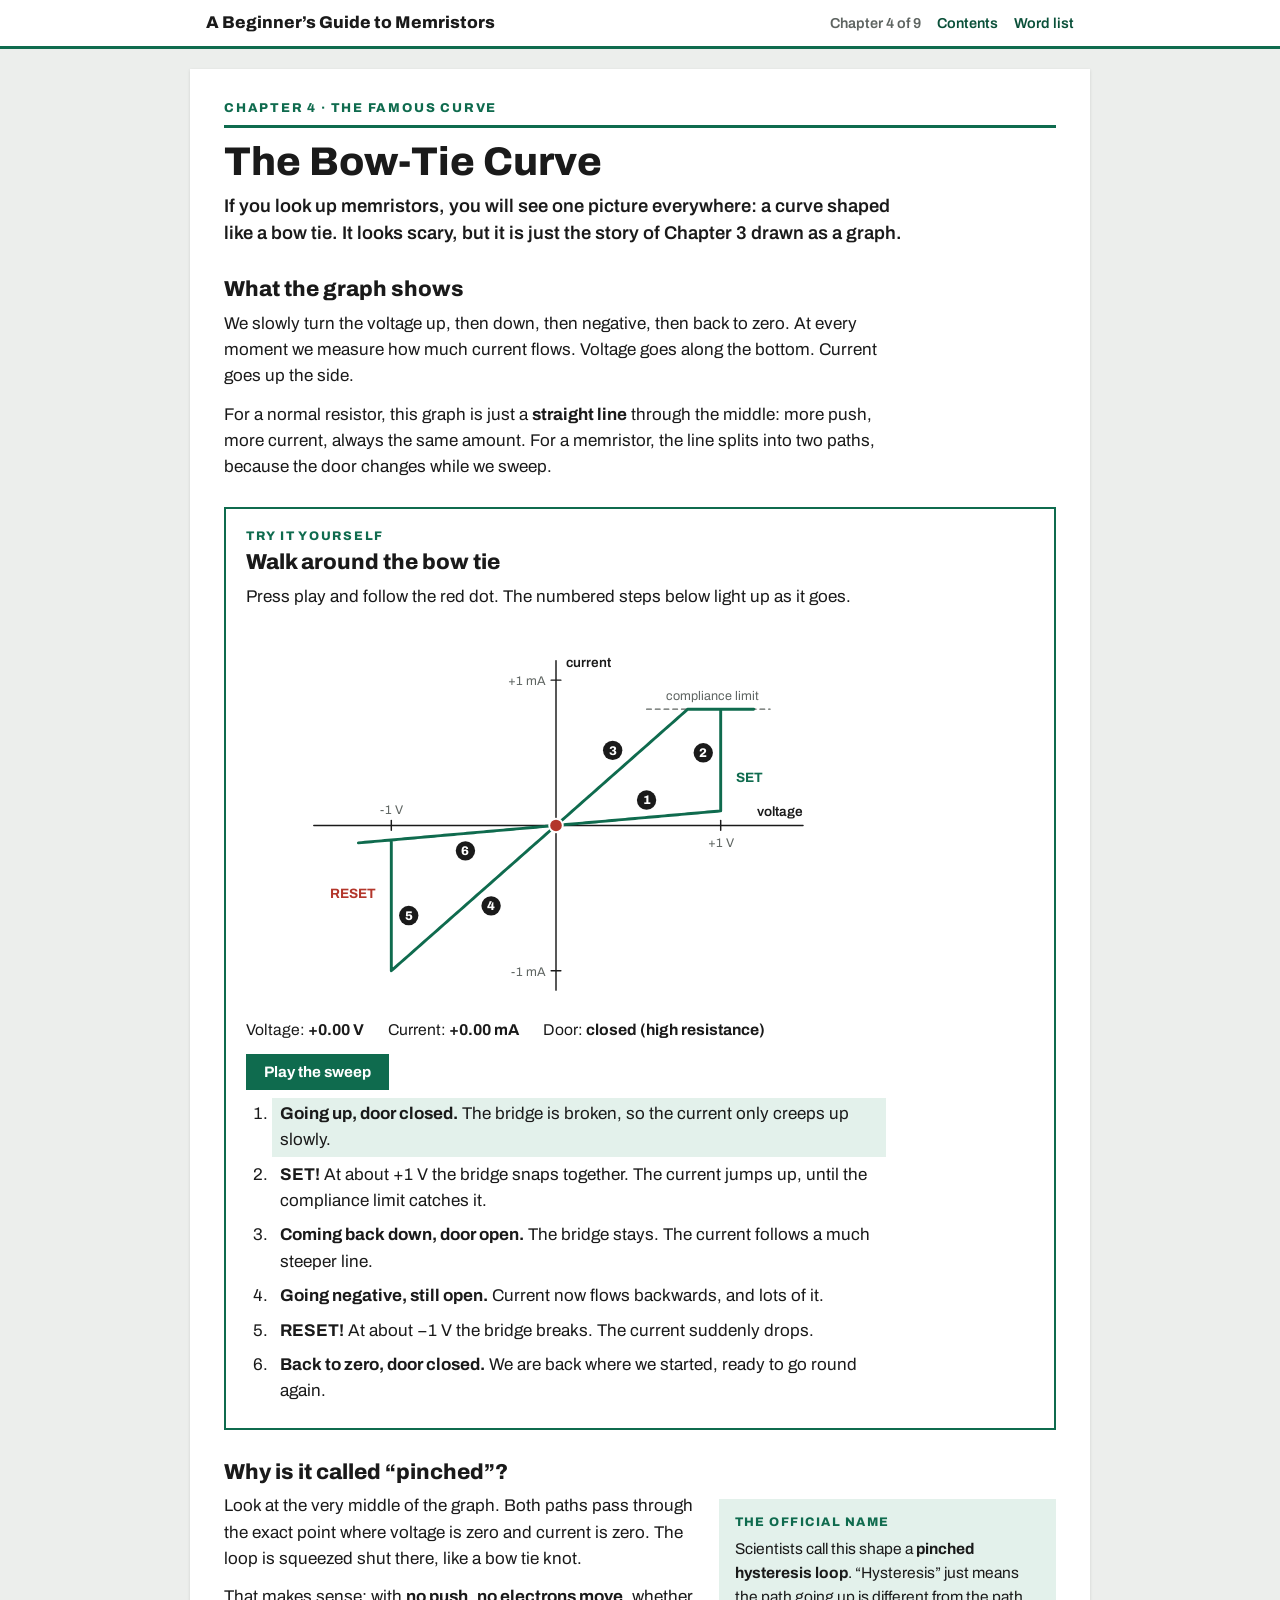
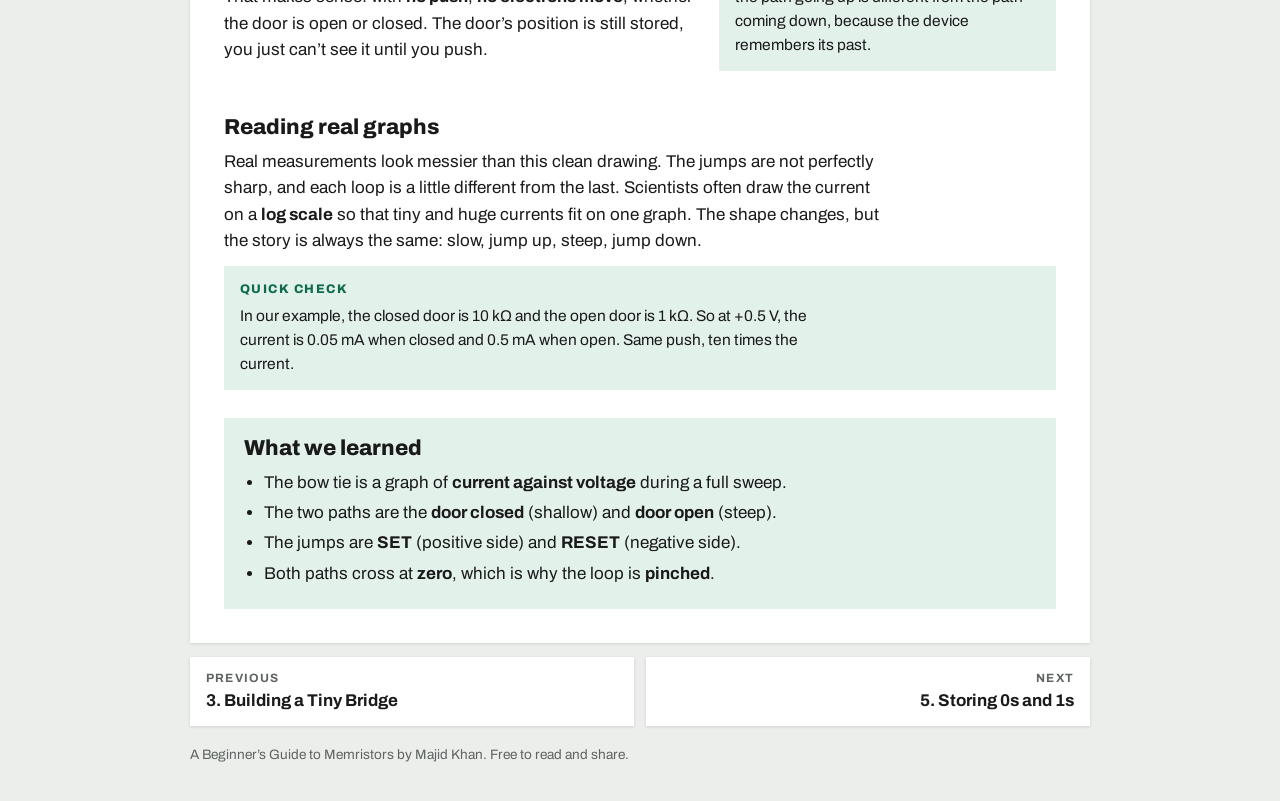
<file: chapter-4.html>
<!doctype html>
<html lang="en">
<head>
<meta charset="utf-8">
<meta name="viewport" content="width=device-width, initial-scale=1">
<title>The Bow-Tie Curve · A Beginner&rsquo;s Guide to Memristors</title>
<meta name="description" content="A free, picture-first beginner guide to memristors and ReRAM.">
<link rel="preconnect" href="https://fonts.googleapis.com"><link rel="preconnect" href="https://fonts.gstatic.com" crossorigin><link rel="stylesheet" href="https://fonts.googleapis.com/css2?family=Archivo:wght@400;600;700;800&family=JetBrains+Mono:wght@400;500&display=swap">
<link rel="stylesheet" href="assets/style.css">
</head>
<body>
<header class="top"><div class="top-in"><a class="brand" href="index.html">A Beginner&rsquo;s Guide to Memristors</a><div class="top-links"><span style="color:#5E6461;font-weight:600">Chapter 4 of 9</span><a href="index.html#contents">Contents</a><a href="glossary.html">Word list</a></div></div></header>
<div class="wrap">
<main class="page">
<div class="kicker">Chapter 4 · The famous curve</div><h1>The Bow-Tie Curve</h1><p class="lead">If you look up memristors, you will see one picture everywhere: a curve shaped like a bow tie. It looks scary, but it is just the story of Chapter 3 drawn as a graph.</p><h2>What the graph shows</h2><p>We slowly turn the voltage up, then down, then negative, then back to zero. At every moment we measure how much current flows. Voltage goes along the bottom. Current goes up the side.</p><p>For a normal resistor, this graph is just a <b>straight line</b> through the middle: more push, more current, always the same amount. For a memristor, the line splits into two paths, because the door changes while we sweep.</p><section class="lab" id="iv-lab">
<div class="lab-h">Try it yourself</div><h2>Walk around the bow tie</h2>
<p>Press play and follow the red dot. The numbered steps below light up as it goes.</p><svg viewBox="0 0 640 400" role="img" aria-label="Pinched hysteresis loop of a memristor, with six numbered steps"><path d="M70.0 210.0 L575.0 210.0" stroke="#1A1A1A" stroke-width="1.5" fill="none" stroke-linecap="round" stroke-linejoin="round"/><path d="M320.0 40.0 L320.0 380.0" stroke="#1A1A1A" stroke-width="1.5" fill="none" stroke-linecap="round" stroke-linejoin="round"/><path d="M150.0 205.0 L150.0 215.0" stroke="#1A1A1A" stroke-width="1.5" fill="none" stroke-linecap="round" stroke-linejoin="round"/><text class="lbl-grey" x="150.0" y="198.0" text-anchor="middle">-1 V</text><path d="M490.0 205.0 L490.0 215.0" stroke="#1A1A1A" stroke-width="1.5" fill="none" stroke-linecap="round" stroke-linejoin="round"/><text class="lbl-grey" x="490.0" y="232.0" text-anchor="middle">+1 V</text><path d="M315.0 360.0 L325.0 360.0" stroke="#1A1A1A" stroke-width="1.5" fill="none" stroke-linecap="round" stroke-linejoin="round"/><text class="lbl-grey" x="310.0" y="365.0" text-anchor="end">-1 mA</text><path d="M315.0 60.0 L325.0 60.0" stroke="#1A1A1A" stroke-width="1.5" fill="none" stroke-linecap="round" stroke-linejoin="round"/><text class="lbl-grey" x="310.0" y="65.0" text-anchor="end">+1 mA</text><text class="lbl" x="575.0" y="200.0" text-anchor="end">voltage</text><text class="lbl" x="330.0" y="46.0" text-anchor="start">current</text><path d="M413.5 90.0 L541.0 90.0" stroke="#5E6461" stroke-width="1.2" fill="none" stroke-linecap="round" stroke-linejoin="round" stroke-dasharray="5 4"/><text class="lbl-grey" x="481.5" y="81.0" text-anchor="middle">compliance limit</text><path d="M320.0 210.0 L323.4 209.7 L326.8 209.4 L330.2 209.1 L333.6 208.8 L337.0 208.5 L340.4 208.2 L343.8 207.9 L347.2 207.6 L350.6 207.3 L354.0 207.0 L357.4 206.7 L360.8 206.4 L364.2 206.1 L367.6 205.8 L371.0 205.5 L374.4 205.2 L377.8 204.9 L381.2 204.6 L384.6 204.3 L388.0 204.0 L391.4 203.7 L394.8 203.4 L398.2 203.1 L401.6 202.8 L405.0 202.5 L408.4 202.2 L411.8 201.9 L415.2 201.6 L418.6 201.3 L422.0 201.0 L425.4 200.7 L428.8 200.4 L432.2 200.1 L435.6 199.8 L439.0 199.5 L442.4 199.2 L445.8 198.9 L449.2 198.6 L452.6 198.3 L456.0 198.0 L459.4 197.7 L462.8 197.4 L466.2 197.1 L469.6 196.8 L473.0 196.5 L476.4 196.2 L479.8 195.9 L483.2 195.6 L486.6 195.3 L490.0 195.0 L490.0 90.0 L493.4 90.0 L496.8 90.0 L500.2 90.0 L503.6 90.0 L507.0 90.0 L510.4 90.0 L513.8 90.0 L517.2 90.0 L520.6 90.0 L524.0 90.0 L524.0 90.0 L520.6 90.0 L517.2 90.0 L513.8 90.0 L510.4 90.0 L507.0 90.0 L503.6 90.0 L500.2 90.0 L496.8 90.0 L493.4 90.0 L490.0 90.0 L486.6 90.0 L483.2 90.0 L479.8 90.0 L476.4 90.0 L473.0 90.0 L469.6 90.0 L466.2 90.0 L462.8 90.0 L459.4 90.0 L456.0 90.0 L452.6 93.0 L449.2 96.0 L445.8 99.0 L442.4 102.0 L439.0 105.0 L435.6 108.0 L432.2 111.0 L428.8 114.0 L425.4 117.0 L422.0 120.0 L418.6 123.0 L415.2 126.0 L411.8 129.0 L408.4 132.0 L405.0 135.0 L401.6 138.0 L398.2 141.0 L394.8 144.0 L391.4 147.0 L388.0 150.0 L384.6 153.0 L381.2 156.0 L377.8 159.0 L374.4 162.0 L371.0 165.0 L367.6 168.0 L364.2 171.0 L360.8 174.0 L357.4 177.0 L354.0 180.0 L350.6 183.0 L347.2 186.0 L343.8 189.0 L340.4 192.0 L337.0 195.0 L333.6 198.0 L330.2 201.0 L326.8 204.0 L323.4 207.0 L320.0 210.0 L320.0 210.0 L316.6 213.0 L313.2 216.0 L309.8 219.0 L306.4 222.0 L303.0 225.0 L299.6 228.0 L296.2 231.0 L292.8 234.0 L289.4 237.0 L286.0 240.0 L282.6 243.0 L279.2 246.0 L275.8 249.0 L272.4 252.0 L269.0 255.0 L265.6 258.0 L262.2 261.0 L258.8 264.0 L255.4 267.0 L252.0 270.0 L248.6 273.0 L245.2 276.0 L241.8 279.0 L238.4 282.0 L235.0 285.0 L231.6 288.0 L228.2 291.0 L224.8 294.0 L221.4 297.0 L218.0 300.0 L214.6 303.0 L211.2 306.0 L207.8 309.0 L204.4 312.0 L201.0 315.0 L197.6 318.0 L194.2 321.0 L190.8 324.0 L187.4 327.0 L184.0 330.0 L180.6 333.0 L177.2 336.0 L173.8 339.0 L170.4 342.0 L167.0 345.0 L163.6 348.0 L160.2 351.0 L156.8 354.0 L153.4 357.0 L150.0 360.0 L150.0 225.0 L146.6 225.3 L143.2 225.6 L139.8 225.9 L136.4 226.2 L133.0 226.5 L129.6 226.8 L126.2 227.1 L122.8 227.4 L119.4 227.7 L116.0 228.0 L116.0 228.0 L119.4 227.7 L122.8 227.4 L126.2 227.1 L129.6 226.8 L133.0 226.5 L136.4 226.2 L139.8 225.9 L143.2 225.6 L146.6 225.3 L150.0 225.0 L153.4 224.7 L156.8 224.4 L160.2 224.1 L163.6 223.8 L167.0 223.5 L170.4 223.2 L173.8 222.9 L177.2 222.6 L180.6 222.3 L184.0 222.0 L187.4 221.7 L190.8 221.4 L194.2 221.1 L197.6 220.8 L201.0 220.5 L204.4 220.2 L207.8 219.9 L211.2 219.6 L214.6 219.3 L218.0 219.0 L221.4 218.7 L224.8 218.4 L228.2 218.1 L231.6 217.8 L235.0 217.5 L238.4 217.2 L241.8 216.9 L245.2 216.6 L248.6 216.3 L252.0 216.0 L255.4 215.7 L258.8 215.4 L262.2 215.1 L265.6 214.8 L269.0 214.5 L272.4 214.2 L275.8 213.9 L279.2 213.6 L282.6 213.3 L286.0 213.0 L289.4 212.7 L292.8 212.4 L296.2 212.1 L299.6 211.8 L303.0 211.5 L306.4 211.2 L309.8 210.9 L313.2 210.6 L316.6 210.3 L320.0 210.0" stroke="#0F6B4E" stroke-width="3" fill="none" stroke-linecap="round" stroke-linejoin="round"/><text class="lbl-acc" x="506.0" y="165.0" text-anchor="start">SET</text><text class="lbl-red" x="134.0" y="285.0" text-anchor="end">RESET</text><circle cx="413.5" cy="183.8" r="10" fill="#1A1A1A"/><text class="lbl-w" x="413.5" y="188.2" text-anchor="middle">1</text><circle cx="472.0" cy="135.0" r="10" fill="#1A1A1A"/><text class="lbl-w" x="472.0" y="139.5" text-anchor="middle">2</text><circle cx="378.5" cy="132.5" r="10" fill="#1A1A1A"/><text class="lbl-w" x="378.5" y="137.0" text-anchor="middle">3</text><circle cx="253.0" cy="293.0" r="10" fill="#1A1A1A"/><text class="lbl-w" x="253.0" y="297.5" text-anchor="middle">4</text><circle cx="168.0" cy="303.0" r="10" fill="#1A1A1A"/><text class="lbl-w" x="168.0" y="307.5" text-anchor="middle">5</text><circle cx="226.5" cy="236.2" r="10" fill="#1A1A1A"/><text class="lbl-w" x="226.5" y="240.8" text-anchor="middle">6</text><circle id="iv-dot" cx="320" cy="210" r="7" fill="#B3362B" stroke="#FFFFFF" stroke-width="2"/></svg>
<div class="readout" aria-live="polite"><span>Voltage: <b id="iv-v">+0.00 V</b></span><span>Current: <b id="iv-i">+0.00 mA</b></span><span>Door: <b id="iv-s">closed (high resistance)</b></span></div>
<div class="btns"><button id="iv-play" type="button">Play the sweep</button></div>
<ol class="steps" id="iv-steps">
<li data-step="1"><b>Going up, door closed.</b> The bridge is broken, so the current only creeps up slowly.</li>
<li data-step="2"><b>SET!</b> At about +1 V the bridge snaps together. The current jumps up, until the compliance limit catches it.</li>
<li data-step="3"><b>Coming back down, door open.</b> The bridge stays. The current follows a much steeper line.</li>
<li data-step="4"><b>Going negative, still open.</b> Current now flows backwards, and lots of it.</li>
<li data-step="5"><b>RESET!</b> At about &minus;1 V the bridge breaks. The current suddenly drops.</li>
<li data-step="6"><b>Back to zero, door closed.</b> We are back where we started, ready to go round again.</li>
</ol>
</section><h2>Why is it called &ldquo;pinched&rdquo;?</h2><div class="grid"><div><p>Look at the very middle of the graph. Both paths pass through the exact point where voltage is zero and current is zero. The loop is squeezed shut there, like a bow tie knot.</p><p>That makes sense: with <b>no push</b>, <b>no electrons move</b>, whether the door is open or closed. The door&rsquo;s position is still stored, you just can&rsquo;t see it until you push.</p></div><div class="fact"><div class="fh">The official name</div><p>Scientists call this shape a <b>pinched hysteresis loop</b>. &ldquo;Hysteresis&rdquo; just means the path going up is different from the path coming down, because the device remembers its past.</p></div></div><h2>Reading real graphs</h2><p>Real measurements look messier than this clean drawing. The jumps are not perfectly sharp, and each loop is a little different from the last. Scientists often draw the current on a <b>log scale</b> so that tiny and huge currents fit on one graph. The shape changes, but the story is always the same: slow, jump up, steep, jump down.</p><div class="fact"><div class="fh">Quick check</div><p>In our example, the closed door is 10 kΩ and the open door is 1 kΩ. So at +0.5 V, the current is 0.05 mA when closed and 0.5 mA when open. Same push, ten times the current.</p></div><div class="learned"><h2>What we learned</h2><ul><li>The bow tie is a graph of <b>current against voltage</b> during a full sweep.</li><li>The two paths are the <b>door closed</b> (shallow) and <b>door open</b> (steep).</li><li>The jumps are <b>SET</b> (positive side) and <b>RESET</b> (negative side).</li><li>Both paths cross at <b>zero</b>, which is why the loop is <b>pinched</b>.</li></ul></div>
</main>
<nav class="pager" aria-label="Chapters"><a href="chapter-3.html"><small>Previous</small>3. Building a Tiny Bridge</a><a class="next" href="chapter-5.html"><small>Next</small>5. Storing 0s and 1s</a></nav>
<footer>A Beginner&rsquo;s Guide to Memristors by Majid Khan. Free to read and share.</footer>
</div>
<script src="assets/labs.js"></script>
</body>
</html>
</file>
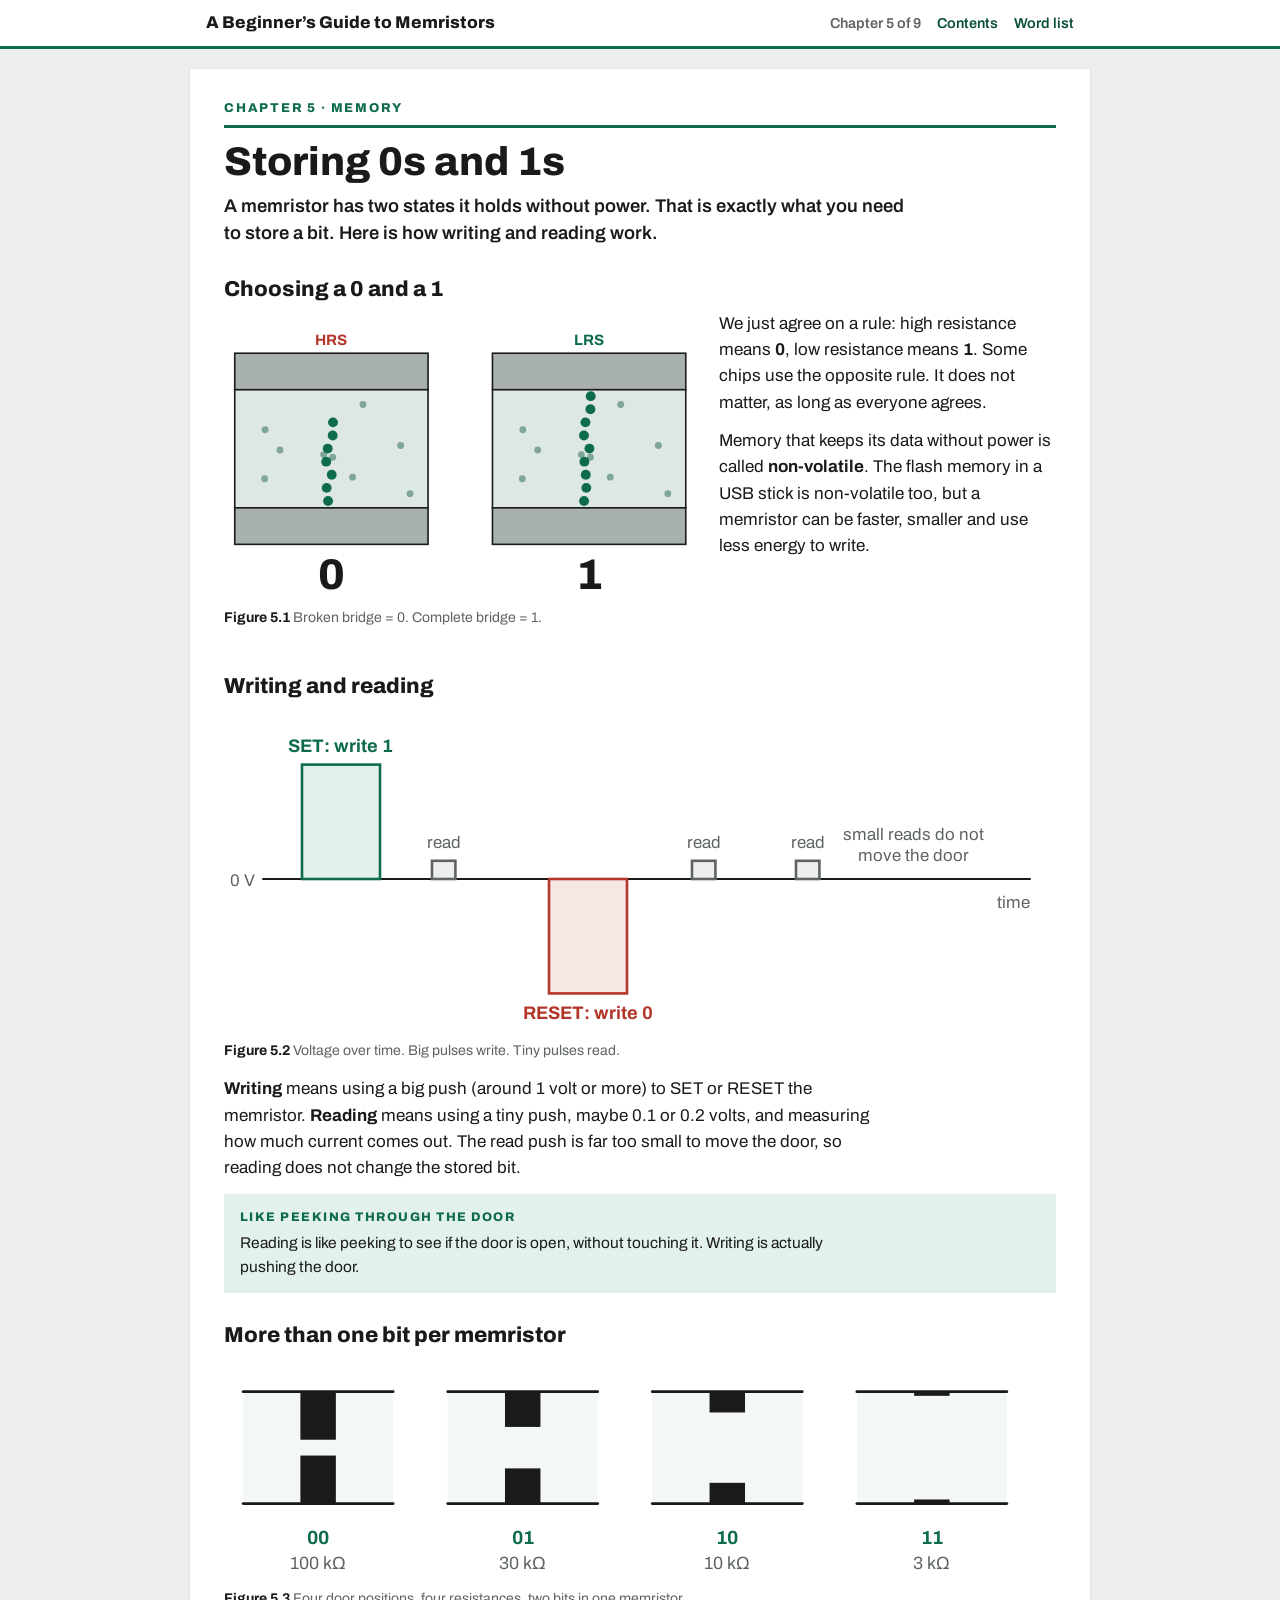
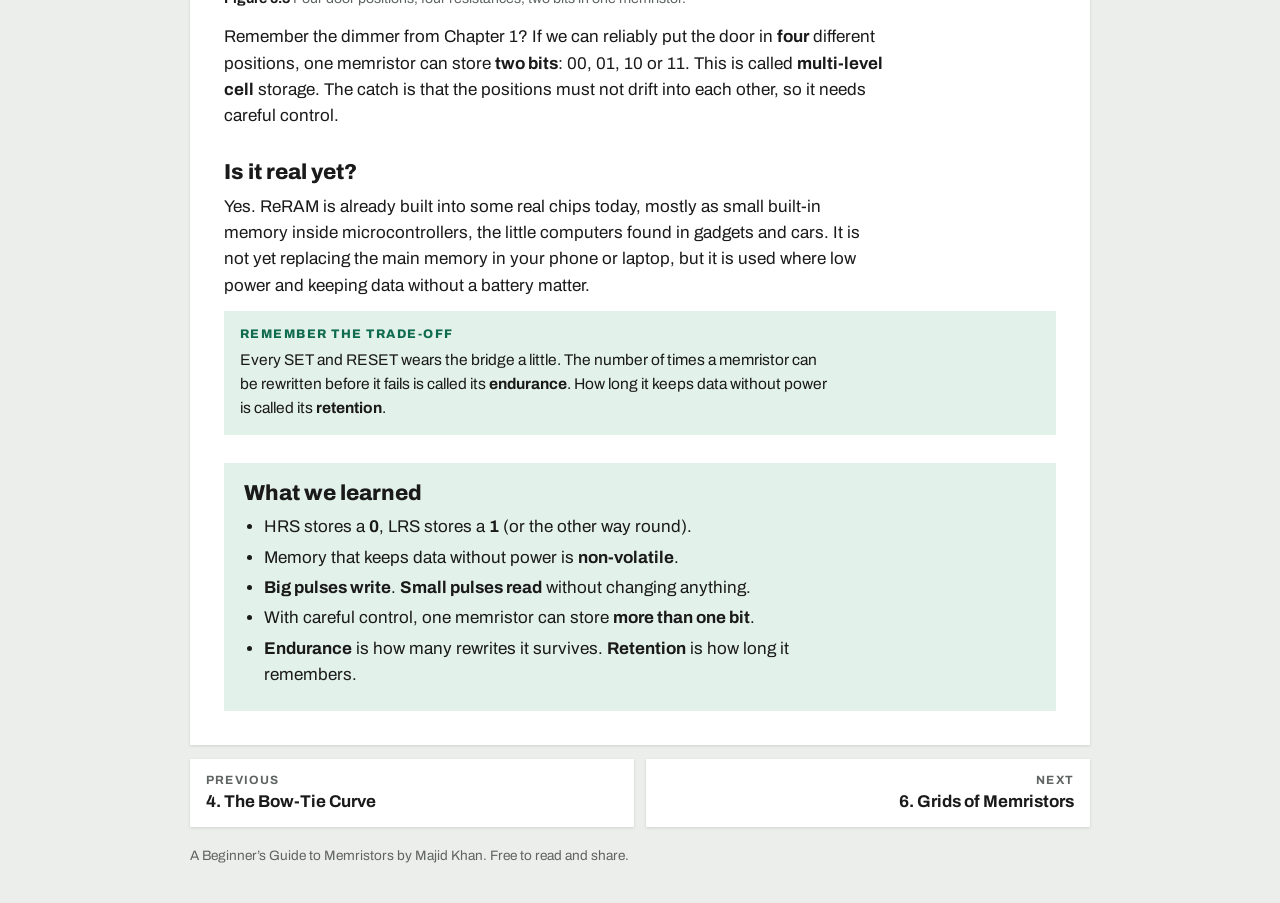
<file: chapter-5.html>
<!doctype html>
<html lang="en">
<head>
<meta charset="utf-8">
<meta name="viewport" content="width=device-width, initial-scale=1">
<title>Storing 0s and 1s · A Beginner&rsquo;s Guide to Memristors</title>
<meta name="description" content="A free, picture-first beginner guide to memristors and ReRAM.">
<link rel="preconnect" href="https://fonts.googleapis.com"><link rel="preconnect" href="https://fonts.gstatic.com" crossorigin><link rel="stylesheet" href="https://fonts.googleapis.com/css2?family=Archivo:wght@400;600;700;800&family=JetBrains+Mono:wght@400;500&display=swap">
<link rel="stylesheet" href="assets/style.css">
</head>
<body>
<header class="top"><div class="top-in"><a class="brand" href="index.html">A Beginner&rsquo;s Guide to Memristors</a><div class="top-links"><span style="color:#5E6461;font-weight:600">Chapter 5 of 9</span><a href="index.html#contents">Contents</a><a href="glossary.html">Word list</a></div></div></header>
<div class="wrap">
<main class="page">
<div class="kicker">Chapter 5 · Memory</div><h1>Storing 0s and 1s</h1><p class="lead">A memristor has two states it holds without power. That is exactly what you need to store a bit. Here is how writing and reading work.</p><h2>Choosing a 0 and a 1</h2><div class="grid"><figure><svg viewBox="0 0 440 262" role="img" aria-label="Broken bridge is 0, complete bridge is 1"><text class="lbl-red" x="100.0" y="22.0" text-anchor="middle">HRS</text><rect x="10.0" y="30.0" width="180.0" height="34.0" rx="0" fill="#A9B1AE" stroke="#1A1A1A" stroke-width="1.5"/><rect x="10.0" y="64.0" width="180.0" height="110.0" rx="0" fill="#DDE8E2" stroke="#1A1A1A" stroke-width="1.5"/><rect x="10.0" y="174.0" width="180.0" height="34.0" rx="0" fill="#A9B1AE" stroke="#1A1A1A" stroke-width="1.5"/><circle cx="92.8" cy="124.4" r="3.2" fill="#7FA696"/><circle cx="164.5" cy="115.9" r="3.2" fill="#7FA696"/><circle cx="101.2" cy="126.9" r="3.2" fill="#7FA696"/><circle cx="52.1" cy="120.1" r="3.2" fill="#7FA696"/><circle cx="119.7" cy="145.4" r="3.2" fill="#7FA696"/><circle cx="38.3" cy="101.3" r="3.2" fill="#7FA696"/><circle cx="37.8" cy="146.9" r="3.2" fill="#7FA696"/><circle cx="129.4" cy="77.8" r="3.2" fill="#7FA696"/><circle cx="173.3" cy="160.8" r="3.2" fill="#7FA696"/><circle cx="101.5" cy="94.4" r="4.6" fill="#0F6B4E"/><circle cx="101.2" cy="106.6" r="4.6" fill="#0F6B4E"/><circle cx="96.6" cy="118.8" r="4.6" fill="#0F6B4E"/><circle cx="95.2" cy="131.0" r="4.6" fill="#0F6B4E"/><circle cx="100.3" cy="143.2" r="4.6" fill="#0F6B4E"/><circle cx="95.6" cy="155.4" r="4.6" fill="#0F6B4E"/><circle cx="96.9" cy="167.6" r="4.6" fill="#0F6B4E"/><text class="lbl-big" x="100.0" y="250.0" text-anchor="middle">0</text><text class="lbl-acc" x="340.0" y="22.0" text-anchor="middle">LRS</text><rect x="250.0" y="30.0" width="180.0" height="34.0" rx="0" fill="#A9B1AE" stroke="#1A1A1A" stroke-width="1.5"/><rect x="250.0" y="64.0" width="180.0" height="110.0" rx="0" fill="#DDE8E2" stroke="#1A1A1A" stroke-width="1.5"/><rect x="250.0" y="174.0" width="180.0" height="34.0" rx="0" fill="#A9B1AE" stroke="#1A1A1A" stroke-width="1.5"/><circle cx="332.8" cy="124.4" r="3.2" fill="#7FA696"/><circle cx="404.5" cy="115.9" r="3.2" fill="#7FA696"/><circle cx="341.2" cy="126.9" r="3.2" fill="#7FA696"/><circle cx="292.1" cy="120.1" r="3.2" fill="#7FA696"/><circle cx="359.7" cy="145.4" r="3.2" fill="#7FA696"/><circle cx="278.3" cy="101.3" r="3.2" fill="#7FA696"/><circle cx="277.8" cy="146.9" r="3.2" fill="#7FA696"/><circle cx="369.4" cy="77.8" r="3.2" fill="#7FA696"/><circle cx="413.3" cy="160.8" r="3.2" fill="#7FA696"/><circle cx="341.5" cy="70.0" r="4.6" fill="#0F6B4E"/><circle cx="341.2" cy="82.2" r="4.6" fill="#0F6B4E"/><circle cx="336.6" cy="94.4" r="4.6" fill="#0F6B4E"/><circle cx="335.2" cy="106.6" r="4.6" fill="#0F6B4E"/><circle cx="340.3" cy="118.8" r="4.6" fill="#0F6B4E"/><circle cx="335.6" cy="131.0" r="4.6" fill="#0F6B4E"/><circle cx="336.9" cy="143.2" r="4.6" fill="#0F6B4E"/><circle cx="337.4" cy="155.4" r="4.6" fill="#0F6B4E"/><circle cx="335.3" cy="167.6" r="4.6" fill="#0F6B4E"/><text class="lbl-big" x="340.0" y="250.0" text-anchor="middle">1</text></svg><figcaption><b>Figure 5.1</b> Broken bridge = 0. Complete bridge = 1.</figcaption></figure><div><p>We just agree on a rule: high resistance means <b>0</b>, low resistance means <b>1</b>. Some chips use the opposite rule. It does not matter, as long as everyone agrees.</p><p>Memory that keeps its data without power is called <b>non-volatile</b>. The flash memory in a USB stick is non-volatile too, but a memristor can be faster, smaller and use less energy to write.</p></div></div><h2>Writing and reading</h2><figure><svg viewBox="0 0 640 250" role="img" aria-label="Voltage over time: a tall SET pulse, small reads, a negative RESET pulse"><path d="M30.0 130.0 L620.0 130.0" stroke="#1A1A1A" stroke-width="1.5" fill="none" stroke-linecap="round" stroke-linejoin="round"/><text class="lbl-grey" x="24.0" y="135.0" text-anchor="end">0 V</text><text class="lbl-grey" x="620.0" y="152.0" text-anchor="end">time</text><rect x="60.0" y="42.0" width="60.0" height="88.0" rx="0" fill="#E3F1EB" stroke="#0F6B4E" stroke-width="2"/><text class="lbl-acc" x="90.0" y="32.0" text-anchor="middle">SET: write 1</text><rect x="160.0" y="116.0" width="18.0" height="14.0" rx="0" fill="#EEEEEE" stroke="#5E6461" stroke-width="2"/><text class="lbl-grey" x="169.0" y="106.0" text-anchor="middle">read</text><rect x="250.0" y="130.0" width="60.0" height="88.0" rx="0" fill="#F6E7E4" stroke="#B3362B" stroke-width="2"/><text class="lbl-red" x="280.0" y="238.0" text-anchor="middle">RESET: write 0</text><rect x="360.0" y="116.0" width="18.0" height="14.0" rx="0" fill="#EEEEEE" stroke="#5E6461" stroke-width="2"/><text class="lbl-grey" x="369.0" y="106.0" text-anchor="middle">read</text><rect x="440.0" y="116.0" width="18.0" height="14.0" rx="0" fill="#EEEEEE" stroke="#5E6461" stroke-width="2"/><text class="lbl-grey" x="449.0" y="106.0" text-anchor="middle">read</text><text class="lbl-grey" x="530.0" y="100.0" text-anchor="middle">small reads do not</text><text class="lbl-grey" x="530.0" y="116.0" text-anchor="middle">move the door</text></svg><figcaption><b>Figure 5.2</b> Voltage over time. Big pulses write. Tiny pulses read.</figcaption></figure><p><b>Writing</b> means using a big push (around 1 volt or more) to SET or RESET the memristor. <b>Reading</b> means using a tiny push, maybe 0.1 or 0.2 volts, and measuring how much current comes out. The read push is far too small to move the door, so reading does not change the stored bit.</p><div class="fact"><div class="fh">Like peeking through the door</div><p>Reading is like peeking to see if the door is open, without touching it. Writing is actually pushing the door.</p></div><h2>More than one bit per memristor</h2><figure><svg viewBox="0 0 610 164" role="img" aria-label="Four door positions storing 00, 01, 10 and 11"><rect x="14.0" y="24.0" width="110.0" height="82.0" rx="0" fill="#F3F7F5"/><path d="M14.0 24.0 L124.0 24.0" stroke="#1A1A1A" stroke-width="2" fill="none" stroke-linecap="round" stroke-linejoin="round"/><path d="M14.0 106.0 L124.0 106.0" stroke="#1A1A1A" stroke-width="2" fill="none" stroke-linecap="round" stroke-linejoin="round"/><rect x="56.0" y="24.0" width="26.0" height="35.2" rx="0" fill="#1A1A1A"/><rect x="56.0" y="70.8" width="26.0" height="35.2" rx="0" fill="#1A1A1A"/><text class="lbl-acc" x="69.0" y="136.0" text-anchor="middle">00</text><text class="lbl-grey" x="69.0" y="154.0" text-anchor="middle">100 kΩ</text><rect x="164.0" y="24.0" width="110.0" height="82.0" rx="0" fill="#F3F7F5"/><path d="M164.0 24.0 L274.0 24.0" stroke="#1A1A1A" stroke-width="2" fill="none" stroke-linecap="round" stroke-linejoin="round"/><path d="M164.0 106.0 L274.0 106.0" stroke="#1A1A1A" stroke-width="2" fill="none" stroke-linecap="round" stroke-linejoin="round"/><rect x="206.0" y="24.0" width="26.0" height="25.8" rx="0" fill="#1A1A1A"/><rect x="206.0" y="80.2" width="26.0" height="25.8" rx="0" fill="#1A1A1A"/><text class="lbl-acc" x="219.0" y="136.0" text-anchor="middle">01</text><text class="lbl-grey" x="219.0" y="154.0" text-anchor="middle">30 kΩ</text><rect x="314.0" y="24.0" width="110.0" height="82.0" rx="0" fill="#F3F7F5"/><path d="M314.0 24.0 L424.0 24.0" stroke="#1A1A1A" stroke-width="2" fill="none" stroke-linecap="round" stroke-linejoin="round"/><path d="M314.0 106.0 L424.0 106.0" stroke="#1A1A1A" stroke-width="2" fill="none" stroke-linecap="round" stroke-linejoin="round"/><rect x="356.0" y="24.0" width="26.0" height="15.2" rx="0" fill="#1A1A1A"/><rect x="356.0" y="90.8" width="26.0" height="15.2" rx="0" fill="#1A1A1A"/><text class="lbl-acc" x="369.0" y="136.0" text-anchor="middle">10</text><text class="lbl-grey" x="369.0" y="154.0" text-anchor="middle">10 kΩ</text><rect x="464.0" y="24.0" width="110.0" height="82.0" rx="0" fill="#F3F7F5"/><path d="M464.0 24.0 L574.0 24.0" stroke="#1A1A1A" stroke-width="2" fill="none" stroke-linecap="round" stroke-linejoin="round"/><path d="M464.0 106.0 L574.0 106.0" stroke="#1A1A1A" stroke-width="2" fill="none" stroke-linecap="round" stroke-linejoin="round"/><rect x="506.0" y="24.0" width="26.0" height="3.0" rx="0" fill="#1A1A1A"/><rect x="506.0" y="103.0" width="26.0" height="3.0" rx="0" fill="#1A1A1A"/><text class="lbl-acc" x="519.0" y="136.0" text-anchor="middle">11</text><text class="lbl-grey" x="519.0" y="154.0" text-anchor="middle">3 kΩ</text></svg><figcaption><b>Figure 5.3</b> Four door positions, four resistances, two bits in one memristor.</figcaption></figure><p>Remember the dimmer from Chapter 1? If we can reliably put the door in <b>four</b> different positions, one memristor can store <b>two bits</b>: 00, 01, 10 or 11. This is called <b>multi-level cell</b> storage. The catch is that the positions must not drift into each other, so it needs careful control.</p><h2>Is it real yet?</h2><p>Yes. ReRAM is already built into some real chips today, mostly as small built-in memory inside microcontrollers, the little computers found in gadgets and cars. It is not yet replacing the main memory in your phone or laptop, but it is used where low power and keeping data without a battery matter.</p><div class="fact"><div class="fh">Remember the trade-off</div><p>Every SET and RESET wears the bridge a little. The number of times a memristor can be rewritten before it fails is called its <b>endurance</b>. How long it keeps data without power is called its <b>retention</b>.</p></div><div class="learned"><h2>What we learned</h2><ul><li>HRS stores a <b>0</b>, LRS stores a <b>1</b> (or the other way round).</li><li>Memory that keeps data without power is <b>non-volatile</b>.</li><li><b>Big pulses write</b>. <b>Small pulses read</b> without changing anything.</li><li>With careful control, one memristor can store <b>more than one bit</b>.</li><li><b>Endurance</b> is how many rewrites it survives. <b>Retention</b> is how long it remembers.</li></ul></div>
</main>
<nav class="pager" aria-label="Chapters"><a href="chapter-4.html"><small>Previous</small>4. The Bow-Tie Curve</a><a class="next" href="chapter-6.html"><small>Next</small>6. Grids of Memristors</a></nav>
<footer>A Beginner&rsquo;s Guide to Memristors by Majid Khan. Free to read and share.</footer>
</div>

</body>
</html>
</file>
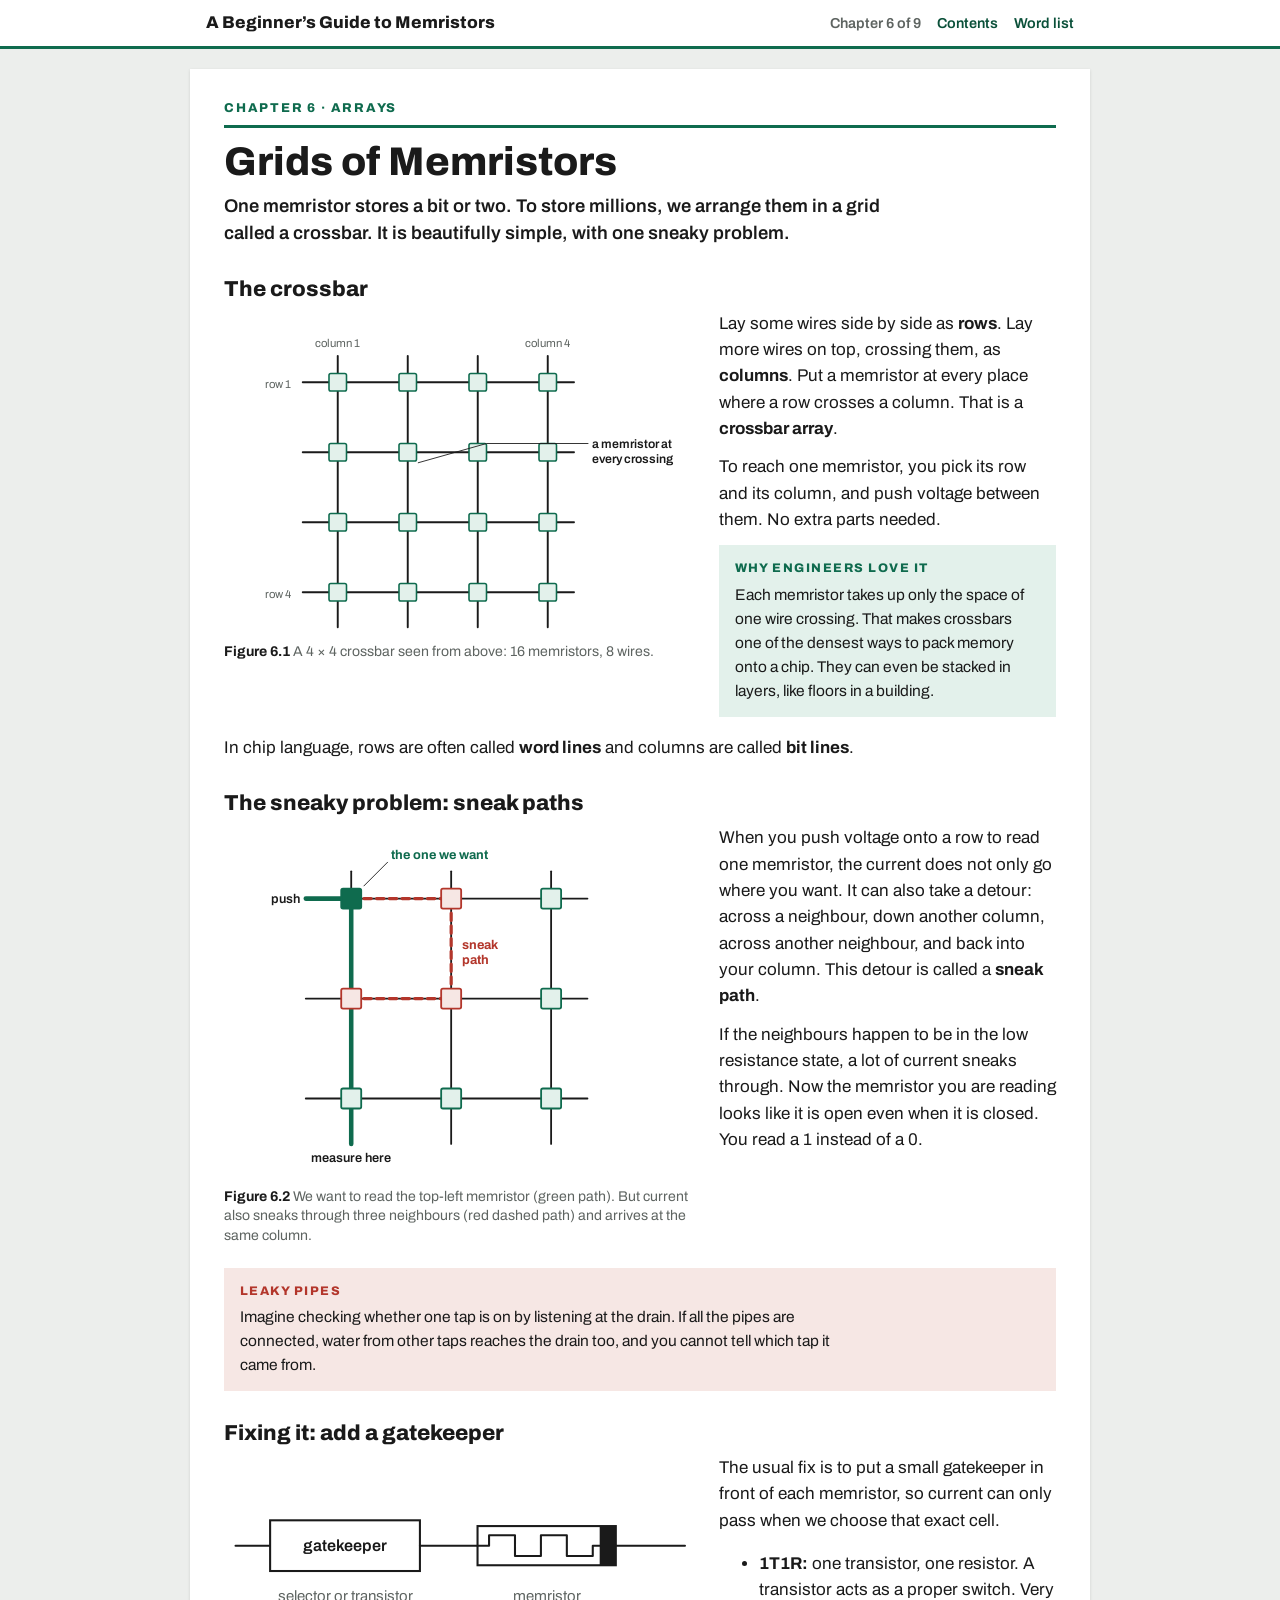
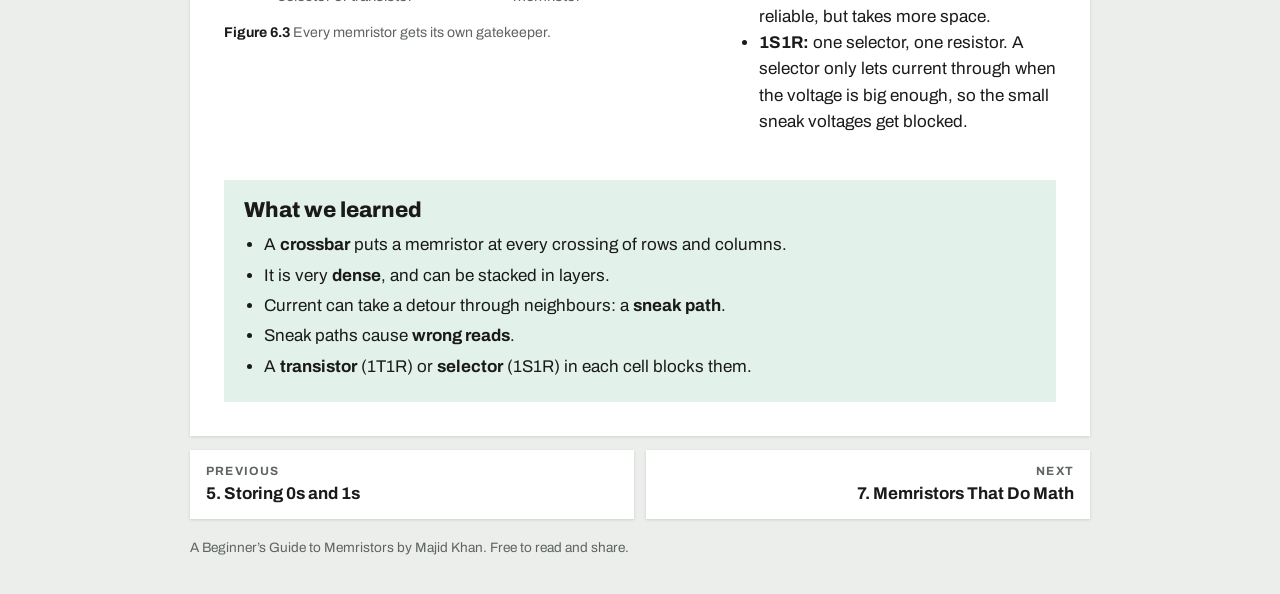
<file: chapter-6.html>
<!doctype html>
<html lang="en">
<head>
<meta charset="utf-8">
<meta name="viewport" content="width=device-width, initial-scale=1">
<title>Grids of Memristors · A Beginner&rsquo;s Guide to Memristors</title>
<meta name="description" content="A free, picture-first beginner guide to memristors and ReRAM.">
<link rel="preconnect" href="https://fonts.googleapis.com"><link rel="preconnect" href="https://fonts.gstatic.com" crossorigin><link rel="stylesheet" href="https://fonts.googleapis.com/css2?family=Archivo:wght@400;600;700;800&family=JetBrains+Mono:wght@400;500&display=swap">
<link rel="stylesheet" href="assets/style.css">
</head>
<body>
<header class="top"><div class="top-in"><a class="brand" href="index.html">A Beginner&rsquo;s Guide to Memristors</a><div class="top-links"><span style="color:#5E6461;font-weight:600">Chapter 6 of 9</span><a href="index.html#contents">Contents</a><a href="glossary.html">Word list</a></div></div></header>
<div class="wrap">
<main class="page">
<div class="kicker">Chapter 6 · Arrays</div><h1>Grids of Memristors</h1><p class="lead">One memristor stores a bit or two. To store millions, we arrange them in a grid called a crossbar. It is beautifully simple, with one sneaky problem.</p><h2>The crossbar</h2><div class="grid"><figure><svg viewBox="0 0 540 360" role="img" aria-label="A four by four crossbar array of memristors"><path d="M90.0 70.0 L400.0 70.0" stroke="#1A1A1A" stroke-width="2.2" fill="none" stroke-linecap="round" stroke-linejoin="round"/><path d="M130.0 40.0 L130.0 350.0" stroke="#1A1A1A" stroke-width="2.2" fill="none" stroke-linecap="round" stroke-linejoin="round"/><path d="M90.0 150.0 L400.0 150.0" stroke="#1A1A1A" stroke-width="2.2" fill="none" stroke-linecap="round" stroke-linejoin="round"/><path d="M210.0 40.0 L210.0 350.0" stroke="#1A1A1A" stroke-width="2.2" fill="none" stroke-linecap="round" stroke-linejoin="round"/><path d="M90.0 230.0 L400.0 230.0" stroke="#1A1A1A" stroke-width="2.2" fill="none" stroke-linecap="round" stroke-linejoin="round"/><path d="M290.0 40.0 L290.0 350.0" stroke="#1A1A1A" stroke-width="2.2" fill="none" stroke-linecap="round" stroke-linejoin="round"/><path d="M90.0 310.0 L400.0 310.0" stroke="#1A1A1A" stroke-width="2.2" fill="none" stroke-linecap="round" stroke-linejoin="round"/><path d="M370.0 40.0 L370.0 350.0" stroke="#1A1A1A" stroke-width="2.2" fill="none" stroke-linecap="round" stroke-linejoin="round"/><rect x="120.0" y="60.0" width="20.0" height="20.0" rx="2" fill="#E3F1EB" stroke="#0F6B4E" stroke-width="1.8"/><rect x="200.0" y="60.0" width="20.0" height="20.0" rx="2" fill="#E3F1EB" stroke="#0F6B4E" stroke-width="1.8"/><rect x="280.0" y="60.0" width="20.0" height="20.0" rx="2" fill="#E3F1EB" stroke="#0F6B4E" stroke-width="1.8"/><rect x="360.0" y="60.0" width="20.0" height="20.0" rx="2" fill="#E3F1EB" stroke="#0F6B4E" stroke-width="1.8"/><rect x="120.0" y="140.0" width="20.0" height="20.0" rx="2" fill="#E3F1EB" stroke="#0F6B4E" stroke-width="1.8"/><rect x="200.0" y="140.0" width="20.0" height="20.0" rx="2" fill="#E3F1EB" stroke="#0F6B4E" stroke-width="1.8"/><rect x="280.0" y="140.0" width="20.0" height="20.0" rx="2" fill="#E3F1EB" stroke="#0F6B4E" stroke-width="1.8"/><rect x="360.0" y="140.0" width="20.0" height="20.0" rx="2" fill="#E3F1EB" stroke="#0F6B4E" stroke-width="1.8"/><rect x="120.0" y="220.0" width="20.0" height="20.0" rx="2" fill="#E3F1EB" stroke="#0F6B4E" stroke-width="1.8"/><rect x="200.0" y="220.0" width="20.0" height="20.0" rx="2" fill="#E3F1EB" stroke="#0F6B4E" stroke-width="1.8"/><rect x="280.0" y="220.0" width="20.0" height="20.0" rx="2" fill="#E3F1EB" stroke="#0F6B4E" stroke-width="1.8"/><rect x="360.0" y="220.0" width="20.0" height="20.0" rx="2" fill="#E3F1EB" stroke="#0F6B4E" stroke-width="1.8"/><rect x="120.0" y="300.0" width="20.0" height="20.0" rx="2" fill="#E3F1EB" stroke="#0F6B4E" stroke-width="1.8"/><rect x="200.0" y="300.0" width="20.0" height="20.0" rx="2" fill="#E3F1EB" stroke="#0F6B4E" stroke-width="1.8"/><rect x="280.0" y="300.0" width="20.0" height="20.0" rx="2" fill="#E3F1EB" stroke="#0F6B4E" stroke-width="1.8"/><rect x="360.0" y="300.0" width="20.0" height="20.0" rx="2" fill="#E3F1EB" stroke="#0F6B4E" stroke-width="1.8"/><text class="lbl-grey" x="76.0" y="76.0" text-anchor="end">row 1</text><text class="lbl-grey" x="76.0" y="316.0" text-anchor="end">row 4</text><text class="lbl-grey" x="130.0" y="30.0" text-anchor="middle">column 1</text><text class="lbl-grey" x="370.0" y="30.0" text-anchor="middle">column 4</text><path d="M222.0 162.0 L300.0 140.0 L416.0 140.0" stroke="#1A1A1A" stroke-width="1" fill="none" stroke-linecap="round" stroke-linejoin="round"/><text class="lbl" x="420.0" y="145.0" text-anchor="start">a memristor at</text><text class="lbl" x="420.0" y="162.0" text-anchor="start">every crossing</text></svg><figcaption><b>Figure 6.1</b> A 4 × 4 crossbar seen from above: 16 memristors, 8 wires.</figcaption></figure><div><p>Lay some wires side by side as <b>rows</b>. Lay more wires on top, crossing them, as <b>columns</b>. Put a memristor at every place where a row crosses a column. That is a <b>crossbar array</b>.</p><p>To reach one memristor, you pick its row and its column, and push voltage between them. No extra parts needed.</p><div class="fact"><div class="fh">Why engineers love it</div><p>Each memristor takes up only the space of one wire crossing. That makes crossbars one of the densest ways to pack memory onto a chip. They can even be stacked in layers, like floors in a building.</p></div></div></div><p>In chip language, rows are often called <b>word lines</b> and columns are called <b>bit lines</b>.</p><h2>The sneaky problem: sneak paths</h2><div class="grid"><figure><svg viewBox="0 0 520 380" role="img" aria-label="Intended current path in green and a sneak path in red through three neighbours"><path d="M90.0 70.0 L400.0 70.0" stroke="#1A1A1A" stroke-width="2" fill="none" stroke-linecap="round" stroke-linejoin="round"/><path d="M140.0 40.0 L140.0 340.0" stroke="#1A1A1A" stroke-width="2" fill="none" stroke-linecap="round" stroke-linejoin="round"/><path d="M90.0 180.0 L400.0 180.0" stroke="#1A1A1A" stroke-width="2" fill="none" stroke-linecap="round" stroke-linejoin="round"/><path d="M250.0 40.0 L250.0 340.0" stroke="#1A1A1A" stroke-width="2" fill="none" stroke-linecap="round" stroke-linejoin="round"/><path d="M90.0 290.0 L400.0 290.0" stroke="#1A1A1A" stroke-width="2" fill="none" stroke-linecap="round" stroke-linejoin="round"/><path d="M360.0 40.0 L360.0 340.0" stroke="#1A1A1A" stroke-width="2" fill="none" stroke-linecap="round" stroke-linejoin="round"/><path d="M90.0 70.0 L140.0 70.0 L140.0 340.0" stroke="#0F6B4E" stroke-width="5" fill="none" stroke-linecap="round" stroke-linejoin="round"/><path d="M140.0 70.0 L250.0 70.0 L250.0 180.0 L140.0 180.0" stroke="#B3362B" stroke-width="3.5" fill="none" stroke-linecap="round" stroke-linejoin="round" stroke-dasharray="8 6"/><rect x="129.0" y="59.0" width="22.0" height="22.0" rx="2" fill="#0F6B4E" stroke="#0F6B4E" stroke-width="2"/><rect x="239.0" y="59.0" width="22.0" height="22.0" rx="2" fill="#F6E7E4" stroke="#B3362B" stroke-width="2"/><rect x="349.0" y="59.0" width="22.0" height="22.0" rx="2" fill="#E3F1EB" stroke="#0F6B4E" stroke-width="2"/><rect x="129.0" y="169.0" width="22.0" height="22.0" rx="2" fill="#F6E7E4" stroke="#B3362B" stroke-width="2"/><rect x="239.0" y="169.0" width="22.0" height="22.0" rx="2" fill="#F6E7E4" stroke="#B3362B" stroke-width="2"/><rect x="349.0" y="169.0" width="22.0" height="22.0" rx="2" fill="#E3F1EB" stroke="#0F6B4E" stroke-width="2"/><rect x="129.0" y="279.0" width="22.0" height="22.0" rx="2" fill="#E3F1EB" stroke="#0F6B4E" stroke-width="2"/><rect x="239.0" y="279.0" width="22.0" height="22.0" rx="2" fill="#E3F1EB" stroke="#0F6B4E" stroke-width="2"/><rect x="349.0" y="279.0" width="22.0" height="22.0" rx="2" fill="#E3F1EB" stroke="#0F6B4E" stroke-width="2"/><text class="lbl" x="84.0" y="75.0" text-anchor="end">push</text><text class="lbl" x="140.0" y="360.0" text-anchor="middle">measure here</text><path d="M154.0 56.0 L180.0 30.0" stroke="#1A1A1A" stroke-width="1" fill="none" stroke-linecap="round" stroke-linejoin="round"/><text class="lbl-acc" x="184.0" y="26.0" text-anchor="start">the one we want</text><text class="lbl-red" x="262.0" y="125.0" text-anchor="start">sneak</text><text class="lbl-red" x="262.0" y="142.0" text-anchor="start">path</text></svg><figcaption><b>Figure 6.2</b> We want to read the top-left memristor (green path). But current also sneaks through three neighbours (red dashed path) and arrives at the same column.</figcaption></figure><div><p>When you push voltage onto a row to read one memristor, the current does not only go where you want. It can also take a detour: across a neighbour, down another column, across another neighbour, and back into your column. This detour is called a <b>sneak path</b>.</p><p>If the neighbours happen to be in the low resistance state, a lot of current sneaks through. Now the memristor you are reading looks like it is open even when it is closed. You read a 1 instead of a 0.</p></div></div><div class="fact warn"><div class="fh">Leaky pipes</div><p>Imagine checking whether one tap is on by listening at the drain. If all the pipes are connected, water from other taps reaches the drain too, and you cannot tell which tap it came from.</p></div><h2>Fixing it: add a gatekeeper</h2><div class="grid"><figure><svg viewBox="0 0 410 132" role="img" aria-label="A gatekeeper part in series with the memristor"><path d="M10.0 70.0 L40.0 70.0" stroke="#1A1A1A" stroke-width="1.8" fill="none" stroke-linecap="round" stroke-linejoin="round"/><rect x="40.0" y="48.0" width="130.0" height="44.0" rx="0" fill="#FFFFFF" stroke="#1A1A1A" stroke-width="1.8"/><text class="lbl" x="105.0" y="75.0" text-anchor="middle">gatekeeper</text><path d="M170.0 70.0 L220.0 70.0" stroke="#1A1A1A" stroke-width="1.8" fill="none" stroke-linecap="round" stroke-linejoin="round"/><rect x="220.0" y="53.0" width="120.0" height="34.0" rx="0" fill="#FFFFFF" stroke="#1A1A1A" stroke-width="1.8"/><rect x="326.0" y="53.0" width="14.0" height="34.0" rx="0" fill="#1A1A1A"/><path d="M220.0 70.0 L230.0 70.0 L230.0 61.0 L252.5 61.0 L252.5 79.0 L275.0 79.0 L275.0 61.0 L297.5 61.0 L297.5 79.0 L320.0 79.0 L320.0 70.0 L326.0 70.0" stroke="#1A1A1A" stroke-width="1.8" fill="none" stroke-linecap="round" stroke-linejoin="round"/><path d="M340.0 70.0 L400.0 70.0" stroke="#1A1A1A" stroke-width="1.8" fill="none" stroke-linecap="round" stroke-linejoin="round"/><text class="lbl-grey" x="105.0" y="118.0" text-anchor="middle">selector or transistor</text><text class="lbl-grey" x="280.0" y="118.0" text-anchor="middle">memristor</text></svg><figcaption><b>Figure 6.3</b> Every memristor gets its own gatekeeper.</figcaption></figure><div><p>The usual fix is to put a small gatekeeper in front of each memristor, so current can only pass when we choose that exact cell.</p><ul><li><b>1T1R:</b> one transistor, one resistor. A transistor acts as a proper switch. Very reliable, but takes more space.</li><li><b>1S1R:</b> one selector, one resistor. A selector only lets current through when the voltage is big enough, so the small sneak voltages get blocked.</li></ul></div></div><div class="learned"><h2>What we learned</h2><ul><li>A <b>crossbar</b> puts a memristor at every crossing of rows and columns.</li><li>It is very <b>dense</b>, and can be stacked in layers.</li><li>Current can take a detour through neighbours: a <b>sneak path</b>.</li><li>Sneak paths cause <b>wrong reads</b>.</li><li>A <b>transistor</b> (1T1R) or <b>selector</b> (1S1R) in each cell blocks them.</li></ul></div>
</main>
<nav class="pager" aria-label="Chapters"><a href="chapter-5.html"><small>Previous</small>5. Storing 0s and 1s</a><a class="next" href="chapter-7.html"><small>Next</small>7. Memristors That Do Math</a></nav>
<footer>A Beginner&rsquo;s Guide to Memristors by Majid Khan. Free to read and share.</footer>
</div>

</body>
</html>
</file>
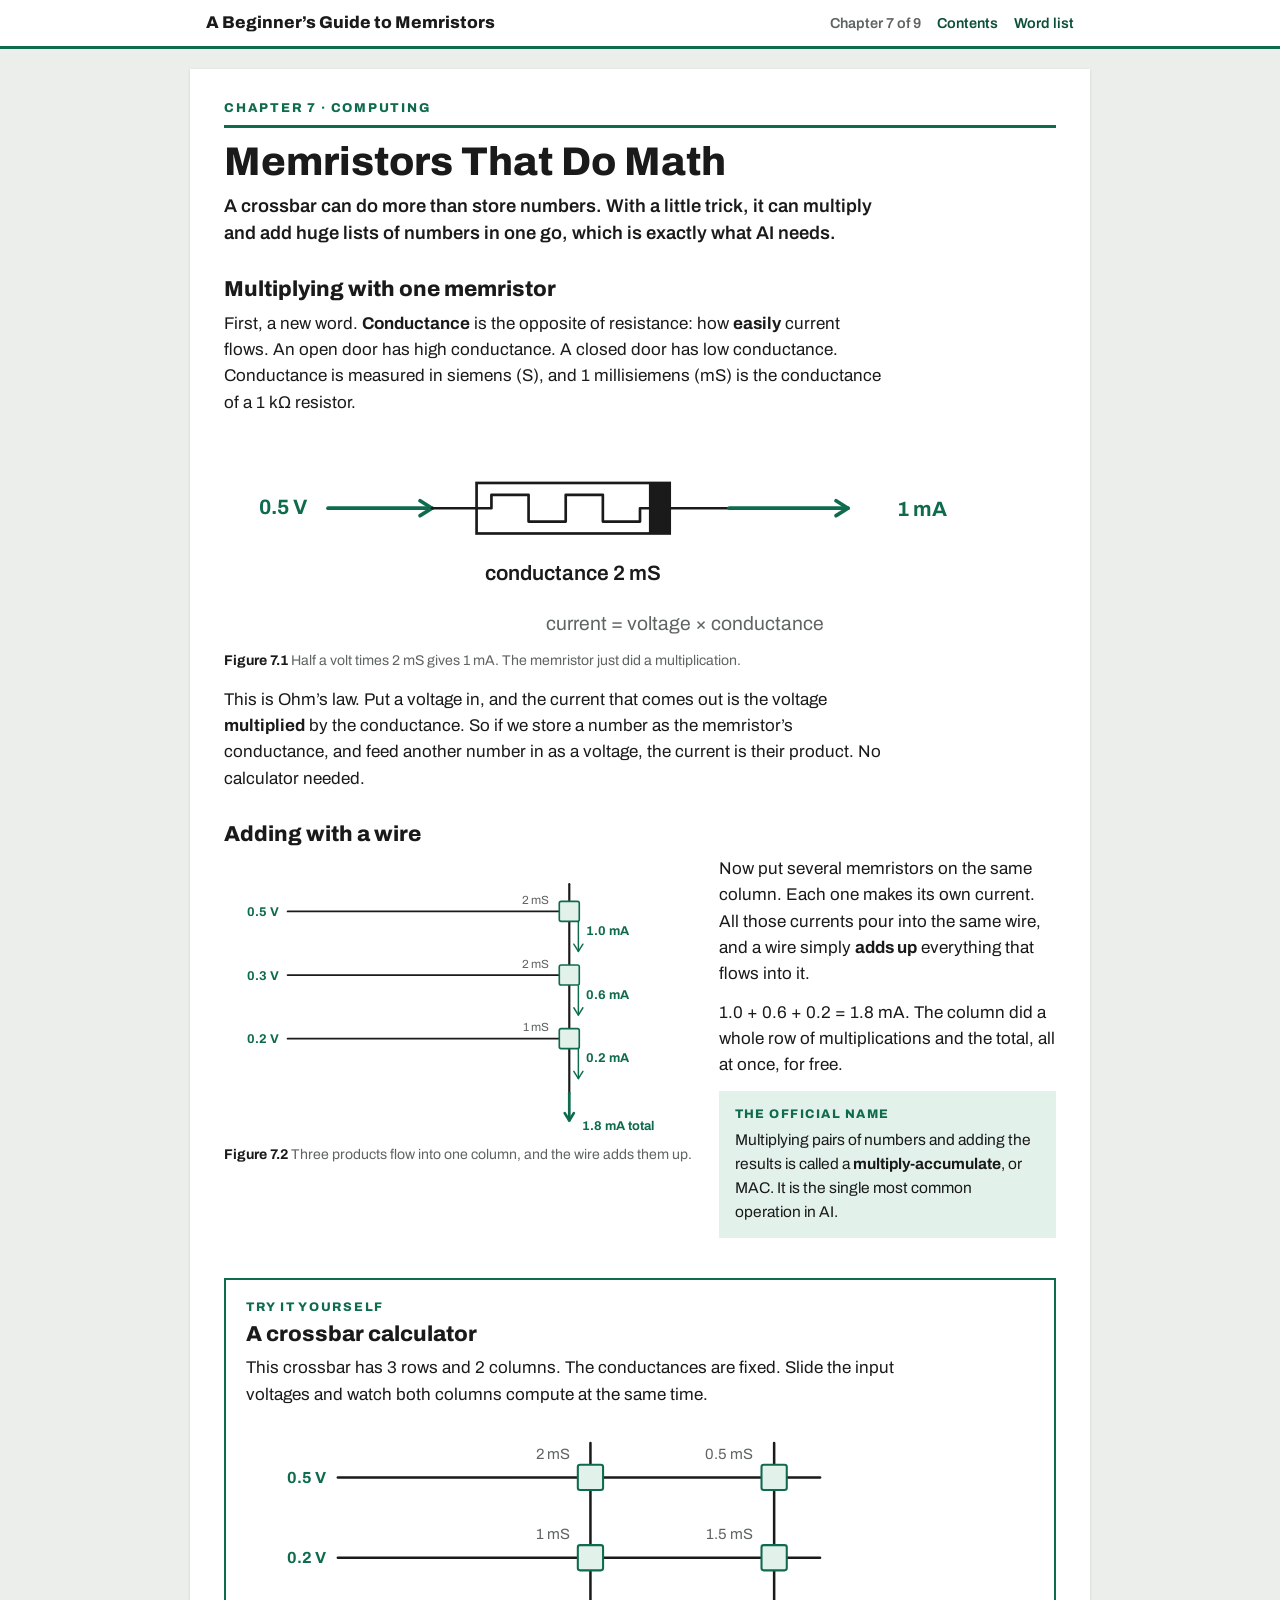
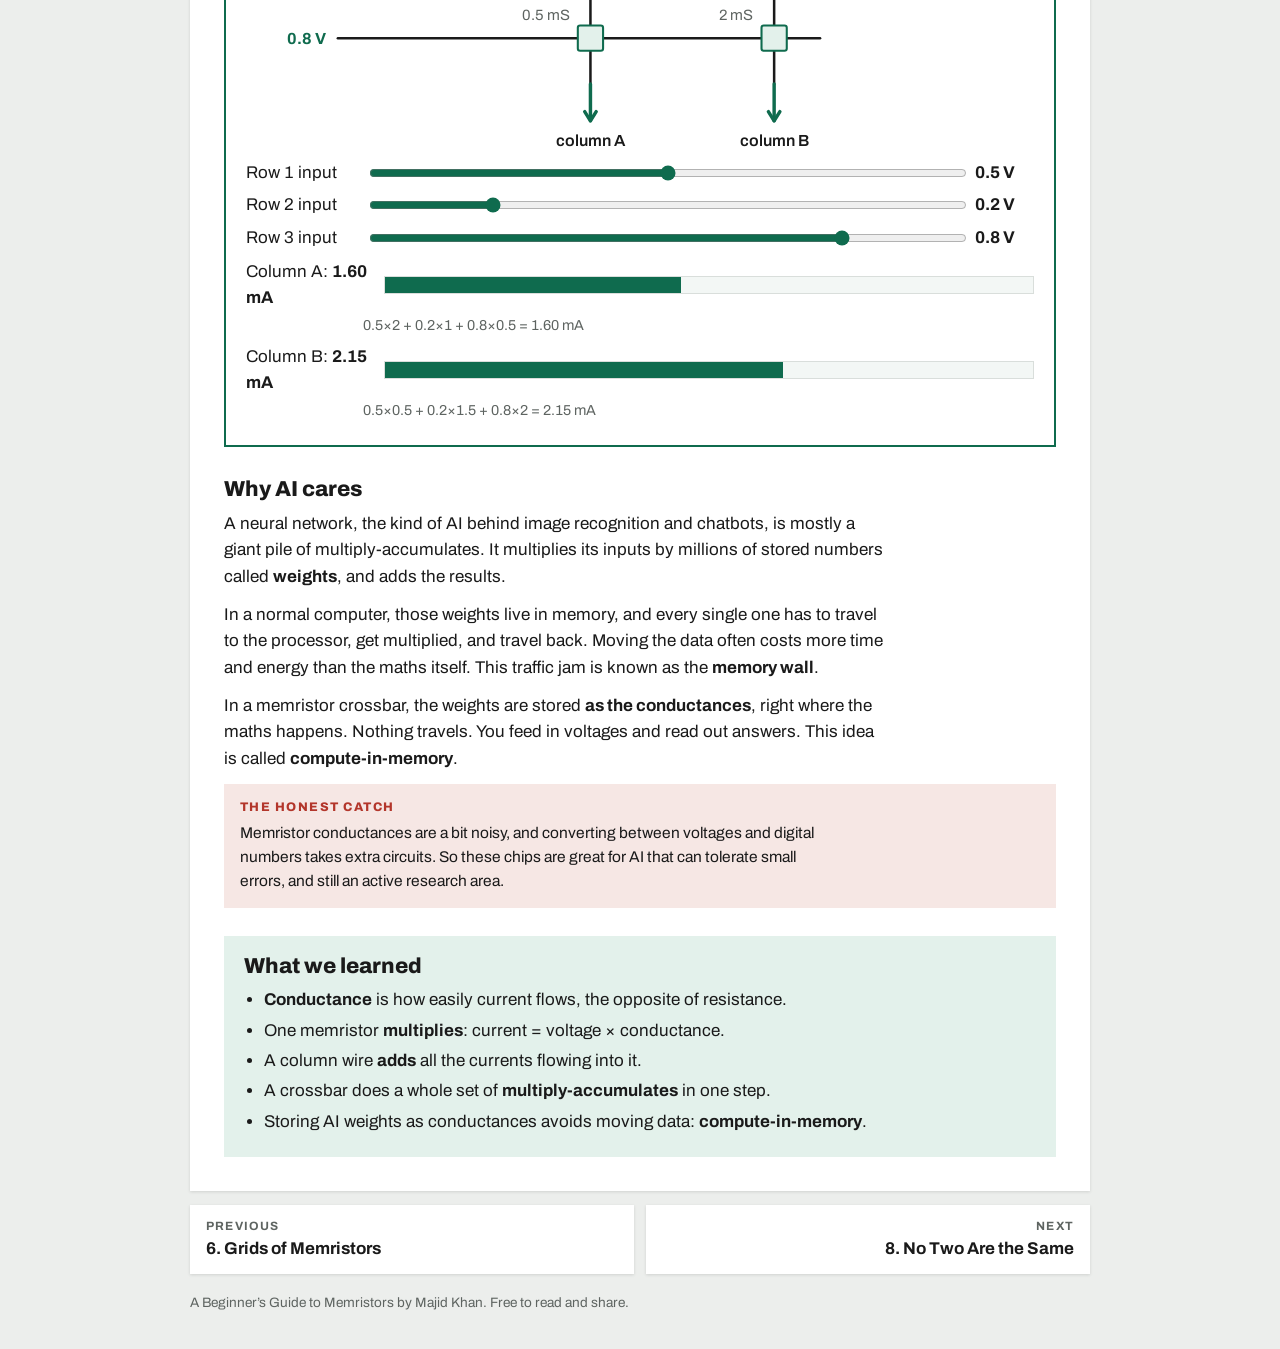
<file: chapter-7.html>
<!doctype html>
<html lang="en">
<head>
<meta charset="utf-8">
<meta name="viewport" content="width=device-width, initial-scale=1">
<title>Memristors That Do Math · A Beginner&rsquo;s Guide to Memristors</title>
<meta name="description" content="A free, picture-first beginner guide to memristors and ReRAM.">
<link rel="preconnect" href="https://fonts.googleapis.com"><link rel="preconnect" href="https://fonts.gstatic.com" crossorigin><link rel="stylesheet" href="https://fonts.googleapis.com/css2?family=Archivo:wght@400;600;700;800&family=JetBrains+Mono:wght@400;500&display=swap">
<link rel="stylesheet" href="assets/style.css">
</head>
<body>
<header class="top"><div class="top-in"><a class="brand" href="index.html">A Beginner&rsquo;s Guide to Memristors</a><div class="top-links"><span style="color:#5E6461;font-weight:600">Chapter 7 of 9</span><a href="index.html#contents">Contents</a><a href="glossary.html">Word list</a></div></div></header>
<div class="wrap">
<main class="page">
<div class="kicker">Chapter 7 · Computing</div><h1>Memristors That Do Math</h1><p class="lead">A crossbar can do more than store numbers. With a little trick, it can multiply and add huge lists of numbers in one go, which is exactly what AI needs.</p><h2>Multiplying with one memristor</h2><p>First, a new word. <b>Conductance</b> is the opposite of resistance: how <b>easily</b> current flows. An open door has high conductance. A closed door has low conductance. Conductance is measured in siemens (S), and 1 millisiemens (mS) is the conductance of a 1 kΩ resistor.</p><figure><svg viewBox="0 0 560 146" role="img" aria-label="Half a volt into a 2 millisiemens memristor gives 1 milliamp"><text class="lbl-acc" x="40.0" y="58.0" text-anchor="middle">0.5 V</text><path d="M70.0 54.0 L140.0 54.0" stroke="#0F6B4E" stroke-width="2.5" fill="none" stroke-linecap="round" stroke-linejoin="round"/><path d="M132.0 49.0 L140.0 54.0 L132.0 59.0" stroke="#0F6B4E" stroke-width="2.5" fill="none" stroke-linecap="round" stroke-linejoin="round"/><path d="M140.0 54.0 L170.0 54.0" stroke="#1A1A1A" stroke-width="1.8" fill="none" stroke-linecap="round" stroke-linejoin="round"/><rect x="170.0" y="37.0" width="130.0" height="34.0" rx="0" fill="#FFFFFF" stroke="#1A1A1A" stroke-width="1.8"/><rect x="286.0" y="37.0" width="14.0" height="34.0" rx="0" fill="#1A1A1A"/><path d="M170.0 54.0 L180.0 54.0 L180.0 45.0 L205.0 45.0 L205.0 63.0 L230.0 63.0 L230.0 45.0 L255.0 45.0 L255.0 63.0 L280.0 63.0 L280.0 54.0 L286.0 54.0" stroke="#1A1A1A" stroke-width="1.8" fill="none" stroke-linecap="round" stroke-linejoin="round"/><path d="M300.0 54.0 L340.0 54.0" stroke="#1A1A1A" stroke-width="1.8" fill="none" stroke-linecap="round" stroke-linejoin="round"/><path d="M340.0 54.0 L420.0 54.0" stroke="#0F6B4E" stroke-width="2.5" fill="none" stroke-linecap="round" stroke-linejoin="round"/><path d="M412.0 49.0 L420.0 54.0 L412.0 59.0" stroke="#0F6B4E" stroke-width="2.5" fill="none" stroke-linecap="round" stroke-linejoin="round"/><text class="lbl-acc" x="470.0" y="59.0" text-anchor="middle">1 mA</text><text class="lbl" x="235.0" y="102.0" text-anchor="middle">conductance 2 mS</text><text class="lbl-grey" x="310.0" y="136.0" text-anchor="middle">current = voltage × conductance</text></svg><figcaption><b>Figure 7.1</b> Half a volt times 2 mS gives 1 mA. The memristor just did a multiplication.</figcaption></figure><p>This is Ohm&rsquo;s law. Put a voltage in, and the current that comes out is the voltage <b>multiplied</b> by the conductance. So if we store a number as the memristor&rsquo;s conductance, and feed another number in as a voltage, the current is their product. No calculator needed.</p><h2>Adding with a wire</h2><div class="grid"><figure><svg viewBox="0 0 520 300" role="img" aria-label="Three currents flowing into one column wire and adding up"><path d="M380.0 20.0 L380.0 250.0" stroke="#1A1A1A" stroke-width="2.4" fill="none" stroke-linecap="round" stroke-linejoin="round"/><text class="lbl-acc" x="60.0" y="55.0" text-anchor="end">0.5 V</text><path d="M70.0 50.0 L380.0 50.0" stroke="#1A1A1A" stroke-width="2" fill="none" stroke-linecap="round" stroke-linejoin="round"/><rect x="369.0" y="39.0" width="22.0" height="22.0" rx="2" fill="#E3F1EB" stroke="#0F6B4E" stroke-width="1.8"/><text class="lbl-grey" x="358.0" y="42.0" text-anchor="end">2 mS</text><text class="lbl-acc" x="398.0" y="76.0" text-anchor="start">1.0 mA</text><path d="M390.0 62.0 L390.0 94.0" stroke="#0F6B4E" stroke-width="1.6" fill="none" stroke-linecap="round" stroke-linejoin="round"/><path d="M385.0 86.0 L390.0 94.0 L395.0 86.0" stroke="#0F6B4E" stroke-width="1.6" fill="none" stroke-linecap="round" stroke-linejoin="round"/><text class="lbl-acc" x="60.0" y="125.0" text-anchor="end">0.3 V</text><path d="M70.0 120.0 L380.0 120.0" stroke="#1A1A1A" stroke-width="2" fill="none" stroke-linecap="round" stroke-linejoin="round"/><rect x="369.0" y="109.0" width="22.0" height="22.0" rx="2" fill="#E3F1EB" stroke="#0F6B4E" stroke-width="1.8"/><text class="lbl-grey" x="358.0" y="112.0" text-anchor="end">2 mS</text><text class="lbl-acc" x="398.0" y="146.0" text-anchor="start">0.6 mA</text><path d="M390.0 132.0 L390.0 164.0" stroke="#0F6B4E" stroke-width="1.6" fill="none" stroke-linecap="round" stroke-linejoin="round"/><path d="M385.0 156.0 L390.0 164.0 L395.0 156.0" stroke="#0F6B4E" stroke-width="1.6" fill="none" stroke-linecap="round" stroke-linejoin="round"/><text class="lbl-acc" x="60.0" y="195.0" text-anchor="end">0.2 V</text><path d="M70.0 190.0 L380.0 190.0" stroke="#1A1A1A" stroke-width="2" fill="none" stroke-linecap="round" stroke-linejoin="round"/><rect x="369.0" y="179.0" width="22.0" height="22.0" rx="2" fill="#E3F1EB" stroke="#0F6B4E" stroke-width="1.8"/><text class="lbl-grey" x="358.0" y="182.0" text-anchor="end">1 mS</text><text class="lbl-acc" x="398.0" y="216.0" text-anchor="start">0.2 mA</text><path d="M390.0 202.0 L390.0 234.0" stroke="#0F6B4E" stroke-width="1.6" fill="none" stroke-linecap="round" stroke-linejoin="round"/><path d="M385.0 226.0 L390.0 234.0 L395.0 226.0" stroke="#0F6B4E" stroke-width="1.6" fill="none" stroke-linecap="round" stroke-linejoin="round"/><path d="M380.0 250.0 L380.0 280.0" stroke="#0F6B4E" stroke-width="3" fill="none" stroke-linecap="round" stroke-linejoin="round"/><path d="M375.0 272.0 L380.0 280.0 L385.0 272.0" stroke="#0F6B4E" stroke-width="3" fill="none" stroke-linecap="round" stroke-linejoin="round"/><text class="lbl-acc" x="394.0" y="290.0" text-anchor="start">1.8 mA total</text></svg><figcaption><b>Figure 7.2</b> Three products flow into one column, and the wire adds them up.</figcaption></figure><div><p>Now put several memristors on the same column. Each one makes its own current. All those currents pour into the same wire, and a wire simply <b>adds up</b> everything that flows into it.</p><p>1.0 + 0.6 + 0.2 = 1.8 mA. The column did a whole row of multiplications and the total, all at once, for free.</p><div class="fact"><div class="fh">The official name</div><p>Multiplying pairs of numbers and adding the results is called a <b>multiply-accumulate</b>, or MAC. It is the single most common operation in AI.</p></div></div></div><section class="lab" id="xbar-lab">
<div class="lab-h">Try it yourself</div><h2>A crossbar calculator</h2>
<p>This crossbar has 3 rows and 2 columns. The conductances are fixed. Slide the input voltages and watch both columns compute at the same time.</p><svg viewBox="0 0 540 296" role="img" aria-label="Three by two crossbar with conductance values"><path d="M300.0 20.0 L300.0 230.0" stroke="#1A1A1A" stroke-width="2.2" fill="none" stroke-linecap="round" stroke-linejoin="round"/><path d="M460.0 20.0 L460.0 230.0" stroke="#1A1A1A" stroke-width="2.2" fill="none" stroke-linecap="round" stroke-linejoin="round"/><text class="lbl-acc" id="sv0" x="70" y="55" text-anchor="end">0.0 V</text><path d="M80.0 50.0 L500.0 50.0" stroke="#1A1A1A" stroke-width="2.2" fill="none" stroke-linecap="round" stroke-linejoin="round"/><rect x="289.0" y="39.0" width="22.0" height="22.0" rx="2" fill="#E3F1EB" stroke="#0F6B4E" stroke-width="1.8"/><text class="lbl-grey" x="282.0" y="34.0" text-anchor="end">2 mS</text><rect x="449.0" y="39.0" width="22.0" height="22.0" rx="2" fill="#E3F1EB" stroke="#0F6B4E" stroke-width="1.8"/><text class="lbl-grey" x="442.0" y="34.0" text-anchor="end">0.5 mS</text><text class="lbl-acc" id="sv1" x="70" y="125" text-anchor="end">0.0 V</text><path d="M80.0 120.0 L500.0 120.0" stroke="#1A1A1A" stroke-width="2.2" fill="none" stroke-linecap="round" stroke-linejoin="round"/><rect x="289.0" y="109.0" width="22.0" height="22.0" rx="2" fill="#E3F1EB" stroke="#0F6B4E" stroke-width="1.8"/><text class="lbl-grey" x="282.0" y="104.0" text-anchor="end">1 mS</text><rect x="449.0" y="109.0" width="22.0" height="22.0" rx="2" fill="#E3F1EB" stroke="#0F6B4E" stroke-width="1.8"/><text class="lbl-grey" x="442.0" y="104.0" text-anchor="end">1.5 mS</text><text class="lbl-acc" id="sv2" x="70" y="195" text-anchor="end">0.0 V</text><path d="M80.0 190.0 L500.0 190.0" stroke="#1A1A1A" stroke-width="2.2" fill="none" stroke-linecap="round" stroke-linejoin="round"/><rect x="289.0" y="179.0" width="22.0" height="22.0" rx="2" fill="#E3F1EB" stroke="#0F6B4E" stroke-width="1.8"/><text class="lbl-grey" x="282.0" y="174.0" text-anchor="end">0.5 mS</text><rect x="449.0" y="179.0" width="22.0" height="22.0" rx="2" fill="#E3F1EB" stroke="#0F6B4E" stroke-width="1.8"/><text class="lbl-grey" x="442.0" y="174.0" text-anchor="end">2 mS</text><path d="M300.0 230.0 L300.0 262.0" stroke="#0F6B4E" stroke-width="3" fill="none" stroke-linecap="round" stroke-linejoin="round"/><path d="M295.0 254.0 L300.0 262.0 L305.0 254.0" stroke="#0F6B4E" stroke-width="3" fill="none" stroke-linecap="round" stroke-linejoin="round"/><path d="M460.0 230.0 L460.0 262.0" stroke="#0F6B4E" stroke-width="3" fill="none" stroke-linecap="round" stroke-linejoin="round"/><path d="M455.0 254.0 L460.0 262.0 L465.0 254.0" stroke="#0F6B4E" stroke-width="3" fill="none" stroke-linecap="round" stroke-linejoin="round"/><text class="lbl" x="300.0" y="284.0" text-anchor="middle">column A</text><text class="lbl" x="460.0" y="284.0" text-anchor="middle">column B</text></svg><div class="slider"><label for="xv0">Row 1 input</label><input type="range" id="xv0" min="0" max="1" step="0.1" value="0.5"><b id="xv0o">0.5 V</b></div><div class="slider"><label for="xv1">Row 2 input</label><input type="range" id="xv1" min="0" max="1" step="0.1" value="0.2"><b id="xv1o">0.2 V</b></div><div class="slider"><label for="xv2">Row 3 input</label><input type="range" id="xv2" min="0" max="1" step="0.1" value="0.8"><b id="xv2o">0.8 V</b></div><div class="barrow"><span>Column A: <b id="xi0">0 mA</b></span><div class="bartrack"><div class="bar" id="xb0"></div></div></div><p class="formula" id="xf0"></p><div class="barrow"><span>Column B: <b id="xi1">0 mA</b></span><div class="bartrack"><div class="bar" id="xb1"></div></div></div><p class="formula" id="xf1"></p></section><h2>Why AI cares</h2><p>A neural network, the kind of AI behind image recognition and chatbots, is mostly a giant pile of multiply-accumulates. It multiplies its inputs by millions of stored numbers called <b>weights</b>, and adds the results.</p><p>In a normal computer, those weights live in memory, and every single one has to travel to the processor, get multiplied, and travel back. Moving the data often costs more time and energy than the maths itself. This traffic jam is known as the <b>memory wall</b>.</p><p>In a memristor crossbar, the weights are stored <b>as the conductances</b>, right where the maths happens. Nothing travels. You feed in voltages and read out answers. This idea is called <b>compute-in-memory</b>.</p><div class="fact warn"><div class="fh">The honest catch</div><p>Memristor conductances are a bit noisy, and converting between voltages and digital numbers takes extra circuits. So these chips are great for AI that can tolerate small errors, and still an active research area.</p></div><div class="learned"><h2>What we learned</h2><ul><li><b>Conductance</b> is how easily current flows, the opposite of resistance.</li><li>One memristor <b>multiplies</b>: current = voltage × conductance.</li><li>A column wire <b>adds</b> all the currents flowing into it.</li><li>A crossbar does a whole set of <b>multiply-accumulates</b> in one step.</li><li>Storing AI weights as conductances avoids moving data: <b>compute-in-memory</b>.</li></ul></div>
</main>
<nav class="pager" aria-label="Chapters"><a href="chapter-6.html"><small>Previous</small>6. Grids of Memristors</a><a class="next" href="chapter-8.html"><small>Next</small>8. No Two Are the Same</a></nav>
<footer>A Beginner&rsquo;s Guide to Memristors by Majid Khan. Free to read and share.</footer>
</div>
<script src="assets/labs.js"></script>
</body>
</html>
</file>
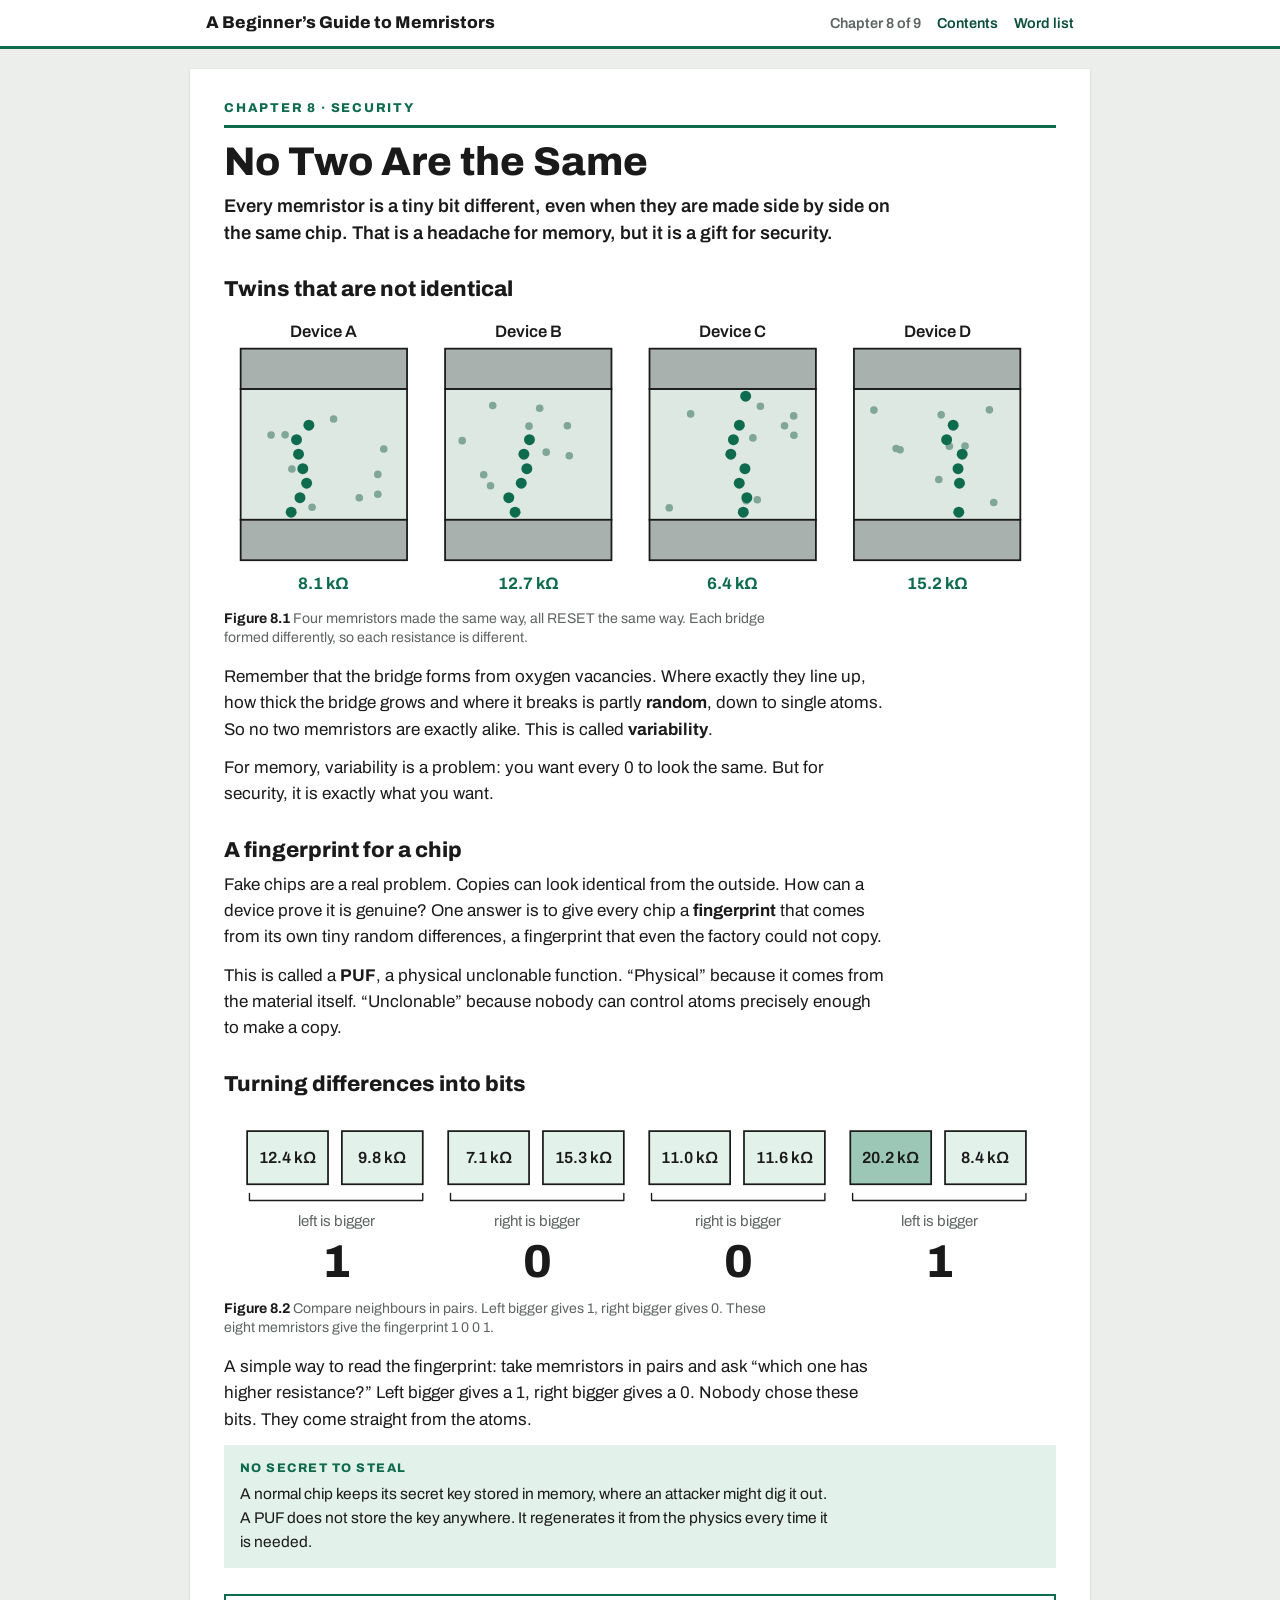
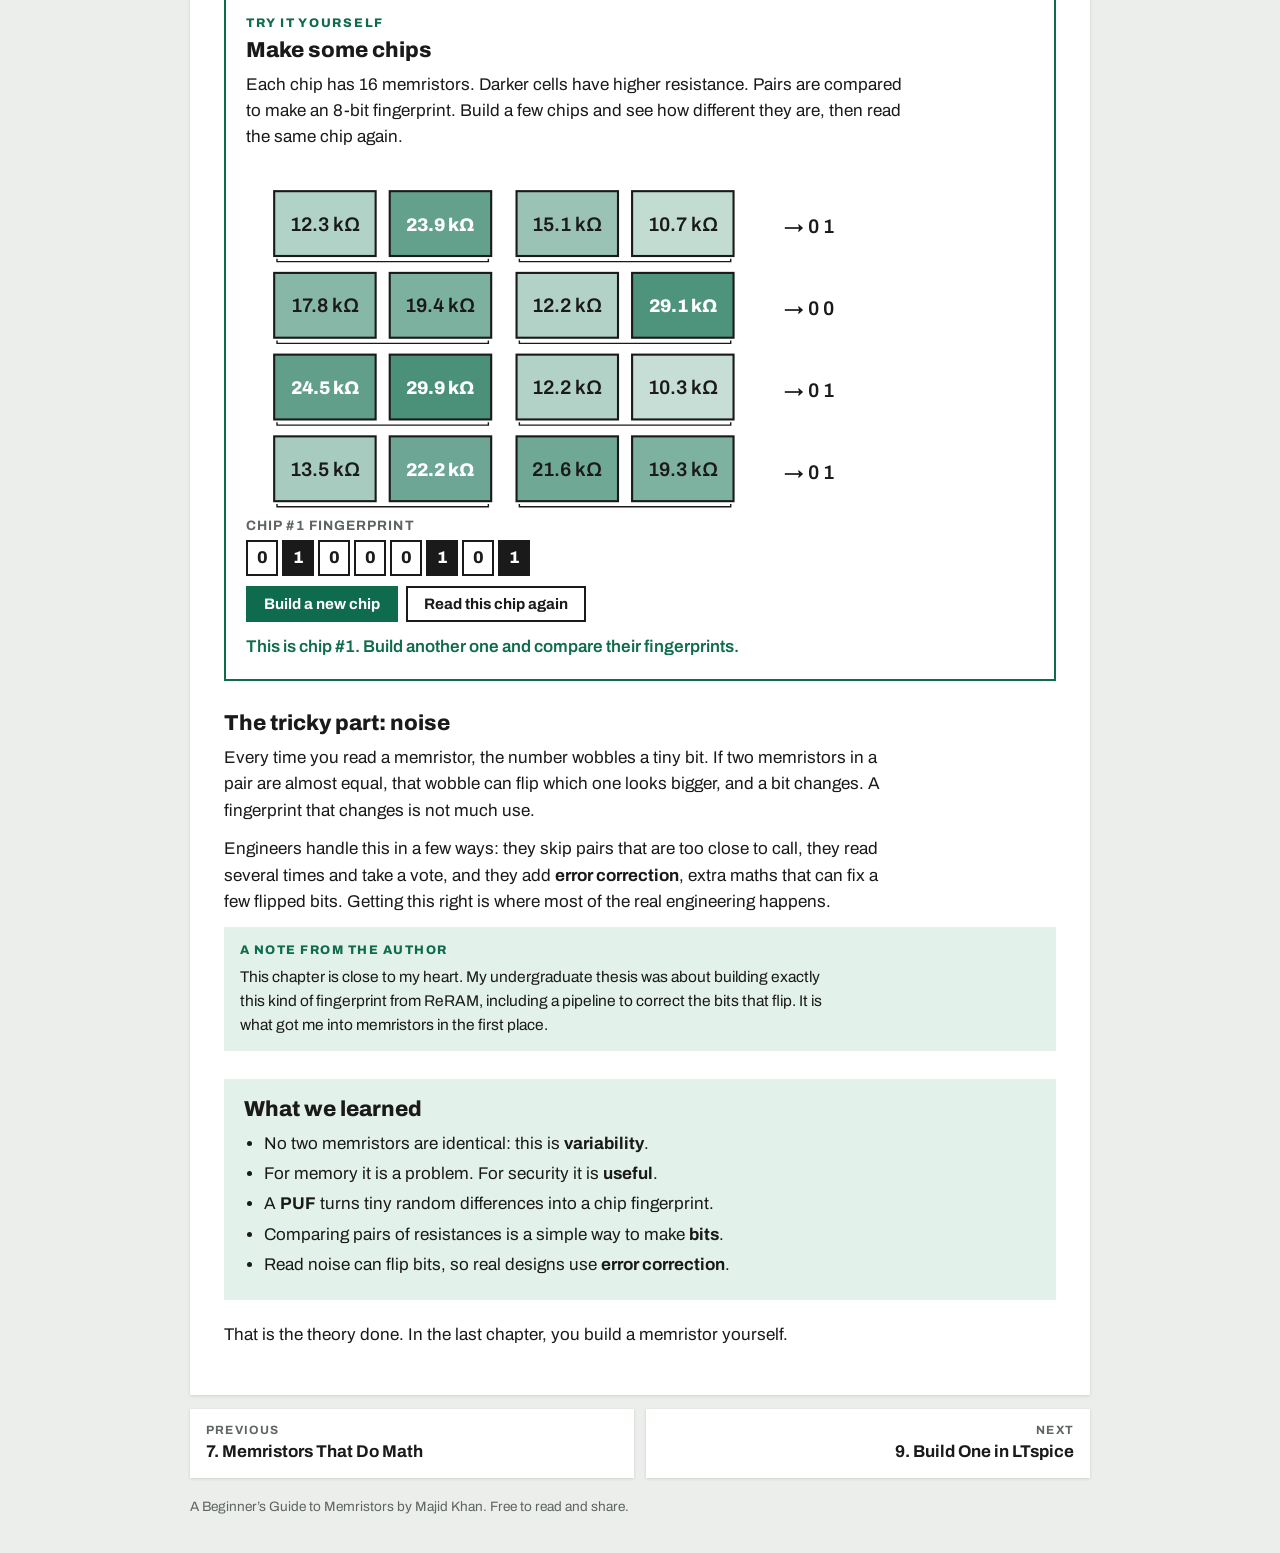
<file: chapter-8.html>
<!doctype html>
<html lang="en">
<head>
<meta charset="utf-8">
<meta name="viewport" content="width=device-width, initial-scale=1">
<title>No Two Are the Same · A Beginner&rsquo;s Guide to Memristors</title>
<meta name="description" content="A free, picture-first beginner guide to memristors and ReRAM.">
<link rel="preconnect" href="https://fonts.googleapis.com"><link rel="preconnect" href="https://fonts.gstatic.com" crossorigin><link rel="stylesheet" href="https://fonts.googleapis.com/css2?family=Archivo:wght@400;600;700;800&family=JetBrains+Mono:wght@400;500&display=swap">
<link rel="stylesheet" href="assets/style.css">
</head>
<body>
<header class="top"><div class="top-in"><a class="brand" href="index.html">A Beginner&rsquo;s Guide to Memristors</a><div class="top-links"><span style="color:#5E6461;font-weight:600">Chapter 8 of 9</span><a href="index.html#contents">Contents</a><a href="glossary.html">Word list</a></div></div></header>
<div class="wrap">
<main class="page">
<div class="kicker">Chapter 8 · Security</div><h1>No Two Are the Same</h1><p class="lead">Every memristor is a tiny bit different, even when they are made side by side on the same chip. That is a headache for memory, but it is a gift for security.</p><h2>Twins that are not identical</h2><figure><svg viewBox="0 0 700 244" role="img" aria-label="Four memristors with differently shaped bridges and different resistances"><text class="lbl" x="84.0" y="20.0" text-anchor="middle">Device A</text><rect x="14.0" y="30.0" width="140.0" height="34.0" rx="0" fill="#A9B1AE" stroke="#1A1A1A" stroke-width="1.5"/><rect x="14.0" y="64.0" width="140.0" height="110.0" rx="0" fill="#DDE8E2" stroke="#1A1A1A" stroke-width="1.5"/><rect x="14.0" y="174.0" width="140.0" height="34.0" rx="0" fill="#A9B1AE" stroke="#1A1A1A" stroke-width="1.5"/><circle cx="129.4" cy="135.8" r="3.2" fill="#7FA696"/><circle cx="113.8" cy="155.4" r="3.2" fill="#7FA696"/><circle cx="57.1" cy="131.2" r="3.2" fill="#7FA696"/><circle cx="129.4" cy="152.5" r="3.2" fill="#7FA696"/><circle cx="92.2" cy="89.2" r="3.2" fill="#7FA696"/><circle cx="74.1" cy="163.4" r="3.2" fill="#7FA696"/><circle cx="39.6" cy="102.7" r="3.2" fill="#7FA696"/><circle cx="134.4" cy="114.4" r="3.2" fill="#7FA696"/><circle cx="51.4" cy="102.5" r="3.2" fill="#7FA696"/><circle cx="71.4" cy="94.4" r="4.6" fill="#0F6B4E"/><circle cx="61.0" cy="106.6" r="4.6" fill="#0F6B4E"/><circle cx="62.7" cy="118.8" r="4.6" fill="#0F6B4E"/><circle cx="66.3" cy="131.0" r="4.6" fill="#0F6B4E"/><circle cx="69.5" cy="143.2" r="4.6" fill="#0F6B4E"/><circle cx="63.9" cy="155.4" r="4.6" fill="#0F6B4E"/><circle cx="56.5" cy="167.6" r="4.6" fill="#0F6B4E"/><text class="lbl-acc" x="84.0" y="232.0" text-anchor="middle">8.1 kΩ</text><text class="lbl" x="256.0" y="20.0" text-anchor="middle">Device B</text><rect x="186.0" y="30.0" width="140.0" height="34.0" rx="0" fill="#A9B1AE" stroke="#1A1A1A" stroke-width="1.5"/><rect x="186.0" y="64.0" width="140.0" height="110.0" rx="0" fill="#DDE8E2" stroke="#1A1A1A" stroke-width="1.5"/><rect x="186.0" y="174.0" width="140.0" height="34.0" rx="0" fill="#A9B1AE" stroke="#1A1A1A" stroke-width="1.5"/><circle cx="218.5" cy="136.1" r="3.2" fill="#7FA696"/><circle cx="271.1" cy="117.1" r="3.2" fill="#7FA696"/><circle cx="224.2" cy="145.3" r="3.2" fill="#7FA696"/><circle cx="290.5" cy="120.1" r="3.2" fill="#7FA696"/><circle cx="256.6" cy="95.2" r="3.2" fill="#7FA696"/><circle cx="200.4" cy="107.4" r="3.2" fill="#7FA696"/><circle cx="265.6" cy="80.2" r="3.2" fill="#7FA696"/><circle cx="288.9" cy="94.9" r="3.2" fill="#7FA696"/><circle cx="226.1" cy="77.8" r="3.2" fill="#7FA696"/><circle cx="257.0" cy="106.6" r="4.6" fill="#0F6B4E"/><circle cx="252.3" cy="118.8" r="4.6" fill="#0F6B4E"/><circle cx="254.8" cy="131.0" r="4.6" fill="#0F6B4E"/><circle cx="250.1" cy="143.2" r="4.6" fill="#0F6B4E"/><circle cx="239.6" cy="155.4" r="4.6" fill="#0F6B4E"/><circle cx="244.9" cy="167.6" r="4.6" fill="#0F6B4E"/><text class="lbl-acc" x="256.0" y="232.0" text-anchor="middle">12.7 kΩ</text><text class="lbl" x="428.0" y="20.0" text-anchor="middle">Device C</text><rect x="358.0" y="30.0" width="140.0" height="34.0" rx="0" fill="#A9B1AE" stroke="#1A1A1A" stroke-width="1.5"/><rect x="358.0" y="64.0" width="140.0" height="110.0" rx="0" fill="#DDE8E2" stroke="#1A1A1A" stroke-width="1.5"/><rect x="358.0" y="174.0" width="140.0" height="34.0" rx="0" fill="#A9B1AE" stroke="#1A1A1A" stroke-width="1.5"/><circle cx="479.3" cy="86.6" r="3.2" fill="#7FA696"/><circle cx="374.6" cy="163.9" r="3.2" fill="#7FA696"/><circle cx="392.6" cy="84.9" r="3.2" fill="#7FA696"/><circle cx="445.0" cy="105.1" r="3.2" fill="#7FA696"/><circle cx="471.6" cy="94.9" r="3.2" fill="#7FA696"/><circle cx="479.5" cy="102.8" r="3.2" fill="#7FA696"/><circle cx="439.3" cy="157.9" r="3.2" fill="#7FA696"/><circle cx="448.7" cy="157.1" r="3.2" fill="#7FA696"/><circle cx="451.3" cy="78.4" r="3.2" fill="#7FA696"/><circle cx="438.9" cy="70.0" r="4.6" fill="#0F6B4E"/><circle cx="433.6" cy="94.4" r="4.6" fill="#0F6B4E"/><circle cx="428.6" cy="106.6" r="4.6" fill="#0F6B4E"/><circle cx="426.4" cy="118.8" r="4.6" fill="#0F6B4E"/><circle cx="438.3" cy="131.0" r="4.6" fill="#0F6B4E"/><circle cx="433.5" cy="143.2" r="4.6" fill="#0F6B4E"/><circle cx="439.9" cy="155.4" r="4.6" fill="#0F6B4E"/><circle cx="436.9" cy="167.6" r="4.6" fill="#0F6B4E"/><text class="lbl-acc" x="428.0" y="232.0" text-anchor="middle">6.4 kΩ</text><text class="lbl" x="600.0" y="20.0" text-anchor="middle">Device D</text><rect x="530.0" y="30.0" width="140.0" height="34.0" rx="0" fill="#A9B1AE" stroke="#1A1A1A" stroke-width="1.5"/><rect x="530.0" y="64.0" width="140.0" height="110.0" rx="0" fill="#DDE8E2" stroke="#1A1A1A" stroke-width="1.5"/><rect x="530.0" y="174.0" width="140.0" height="34.0" rx="0" fill="#A9B1AE" stroke="#1A1A1A" stroke-width="1.5"/><circle cx="647.6" cy="159.4" r="3.2" fill="#7FA696"/><circle cx="644.0" cy="81.5" r="3.2" fill="#7FA696"/><circle cx="610.3" cy="112.1" r="3.2" fill="#7FA696"/><circle cx="603.4" cy="85.7" r="3.2" fill="#7FA696"/><circle cx="565.5" cy="114.0" r="3.2" fill="#7FA696"/><circle cx="568.8" cy="115.0" r="3.2" fill="#7FA696"/><circle cx="546.8" cy="81.7" r="3.2" fill="#7FA696"/><circle cx="623.5" cy="111.9" r="3.2" fill="#7FA696"/><circle cx="601.4" cy="140.1" r="3.2" fill="#7FA696"/><circle cx="613.5" cy="94.4" r="4.6" fill="#0F6B4E"/><circle cx="608.0" cy="106.6" r="4.6" fill="#0F6B4E"/><circle cx="621.1" cy="118.8" r="4.6" fill="#0F6B4E"/><circle cx="617.6" cy="131.0" r="4.6" fill="#0F6B4E"/><circle cx="618.8" cy="143.2" r="4.6" fill="#0F6B4E"/><circle cx="618.2" cy="167.6" r="4.6" fill="#0F6B4E"/><text class="lbl-acc" x="600.0" y="232.0" text-anchor="middle">15.2 kΩ</text></svg><figcaption><b>Figure 8.1</b> Four memristors made the same way, all RESET the same way. Each bridge formed differently, so each resistance is different.</figcaption></figure><p>Remember that the bridge forms from oxygen vacancies. Where exactly they line up, how thick the bridge grows and where it breaks is partly <b>random</b>, down to single atoms. So no two memristors are exactly alike. This is called <b>variability</b>.</p><p>For memory, variability is a problem: you want every 0 to look the same. But for security, it is exactly what you want.</p><h2>A fingerprint for a chip</h2><p>Fake chips are a real problem. Copies can look identical from the outside. How can a device prove it is genuine? One answer is to give every chip a <b>fingerprint</b> that comes from its own tiny random differences, a fingerprint that even the factory could not copy.</p><p>This is called a <b>PUF</b>, a physical unclonable function. &ldquo;Physical&rdquo; because it comes from the material itself. &ldquo;Unclonable&rdquo; because nobody can control atoms precisely enough to make a copy.</p><h2>Turning differences into bits</h2><figure><svg viewBox="0 0 720 160" role="img" aria-label="Eight resistances compared in pairs to make four bits"><rect x="20.0" y="20.0" width="70.0" height="46.0" rx="0" fill="#E3F1EB" stroke="#1A1A1A" stroke-width="1.5"/><text class="lbl" x="55.0" y="48.0" text-anchor="middle">12.4 kΩ</text><rect x="102.0" y="20.0" width="70.0" height="46.0" rx="0" fill="#E3F1EB" stroke="#1A1A1A" stroke-width="1.5"/><text class="lbl" x="137.0" y="48.0" text-anchor="middle">9.8 kΩ</text><rect x="194.0" y="20.0" width="70.0" height="46.0" rx="0" fill="#E3F1EB" stroke="#1A1A1A" stroke-width="1.5"/><text class="lbl" x="229.0" y="48.0" text-anchor="middle">7.1 kΩ</text><rect x="276.0" y="20.0" width="70.0" height="46.0" rx="0" fill="#E3F1EB" stroke="#1A1A1A" stroke-width="1.5"/><text class="lbl" x="311.0" y="48.0" text-anchor="middle">15.3 kΩ</text><rect x="368.0" y="20.0" width="70.0" height="46.0" rx="0" fill="#E3F1EB" stroke="#1A1A1A" stroke-width="1.5"/><text class="lbl" x="403.0" y="48.0" text-anchor="middle">11.0 kΩ</text><rect x="450.0" y="20.0" width="70.0" height="46.0" rx="0" fill="#E3F1EB" stroke="#1A1A1A" stroke-width="1.5"/><text class="lbl" x="485.0" y="48.0" text-anchor="middle">11.6 kΩ</text><rect x="542.0" y="20.0" width="70.0" height="46.0" rx="0" fill="#9CC7B6" stroke="#1A1A1A" stroke-width="1.5"/><text class="lbl" x="577.0" y="48.0" text-anchor="middle">20.2 kΩ</text><rect x="624.0" y="20.0" width="70.0" height="46.0" rx="0" fill="#E3F1EB" stroke="#1A1A1A" stroke-width="1.5"/><text class="lbl" x="659.0" y="48.0" text-anchor="middle">8.4 kΩ</text><path d="M22.0 74.0 L22.0 80.0 L172.0 80.0 L172.0 74.0" stroke="#1A1A1A" stroke-width="1.2" fill="none" stroke-linecap="round" stroke-linejoin="round"/><text class="lbl-grey" x="97.0" y="102.0" text-anchor="middle">left is bigger</text><text class="lbl-big" x="97.0" y="146.0" text-anchor="middle">1</text><path d="M196.0 74.0 L196.0 80.0 L346.0 80.0 L346.0 74.0" stroke="#1A1A1A" stroke-width="1.2" fill="none" stroke-linecap="round" stroke-linejoin="round"/><text class="lbl-grey" x="271.0" y="102.0" text-anchor="middle">right is bigger</text><text class="lbl-big" x="271.0" y="146.0" text-anchor="middle">0</text><path d="M370.0 74.0 L370.0 80.0 L520.0 80.0 L520.0 74.0" stroke="#1A1A1A" stroke-width="1.2" fill="none" stroke-linecap="round" stroke-linejoin="round"/><text class="lbl-grey" x="445.0" y="102.0" text-anchor="middle">right is bigger</text><text class="lbl-big" x="445.0" y="146.0" text-anchor="middle">0</text><path d="M544.0 74.0 L544.0 80.0 L694.0 80.0 L694.0 74.0" stroke="#1A1A1A" stroke-width="1.2" fill="none" stroke-linecap="round" stroke-linejoin="round"/><text class="lbl-grey" x="619.0" y="102.0" text-anchor="middle">left is bigger</text><text class="lbl-big" x="619.0" y="146.0" text-anchor="middle">1</text></svg><figcaption><b>Figure 8.2</b> Compare neighbours in pairs. Left bigger gives 1, right bigger gives 0. These eight memristors give the fingerprint 1 0 0 1.</figcaption></figure><p>A simple way to read the fingerprint: take memristors in pairs and ask &ldquo;which one has higher resistance?&rdquo; Left bigger gives a 1, right bigger gives a 0. Nobody chose these bits. They come straight from the atoms.</p><div class="fact"><div class="fh">No secret to steal</div><p>A normal chip keeps its secret key stored in memory, where an attacker might dig it out. A PUF does not store the key anywhere. It regenerates it from the physics every time it is needed.</p></div><section class="lab" id="puf-lab">
<div class="lab-h">Try it yourself</div><h2>Make some chips</h2>
<p>Each chip has 16 memristors. Darker cells have higher resistance. Pairs are compared to make an 8-bit fingerprint. Build a few chips and see how different they are, then read the same chip again.</p>
<svg id="puf-svg" viewBox="0 0 440 250" role="img" aria-label="Sixteen memristor resistances compared in pairs"></svg>
<div class="bitlabel" id="puf-title">Fingerprint</div><div class="bits" id="puf-bits"></div>
<div id="puf-prev-wrap" hidden><div class="bitlabel">Previous chip</div><div class="bits" id="puf-prev"></div></div>
<div class="btns"><button id="puf-new" type="button">Build a new chip</button><button id="puf-again" class="alt" type="button">Read this chip again</button></div>
<p class="msg" id="puf-msg"></p>
</section><h2>The tricky part: noise</h2><p>Every time you read a memristor, the number wobbles a tiny bit. If two memristors in a pair are almost equal, that wobble can flip which one looks bigger, and a bit changes. A fingerprint that changes is not much use.</p><p>Engineers handle this in a few ways: they skip pairs that are too close to call, they read several times and take a vote, and they add <b>error correction</b>, extra maths that can fix a few flipped bits. Getting this right is where most of the real engineering happens.</p><div class="fact"><div class="fh">A note from the author</div><p>This chapter is close to my heart. My undergraduate thesis was about building exactly this kind of fingerprint from ReRAM, including a pipeline to correct the bits that flip. It is what got me into memristors in the first place.</p></div><div class="learned"><h2>What we learned</h2><ul><li>No two memristors are identical: this is <b>variability</b>.</li><li>For memory it is a problem. For security it is <b>useful</b>.</li><li>A <b>PUF</b> turns tiny random differences into a chip fingerprint.</li><li>Comparing pairs of resistances is a simple way to make <b>bits</b>.</li><li>Read noise can flip bits, so real designs use <b>error correction</b>.</li></ul></div><p style="margin-top:22px">That is the theory done. In the last chapter, you build a memristor yourself.</p>
</main>
<nav class="pager" aria-label="Chapters"><a href="chapter-7.html"><small>Previous</small>7. Memristors That Do Math</a><a class="next" href="chapter-9.html"><small>Next</small>9. Build One in LTspice</a></nav>
<footer>A Beginner&rsquo;s Guide to Memristors by Majid Khan. Free to read and share.</footer>
</div>
<script src="assets/labs.js"></script>
</body>
</html>
</file>
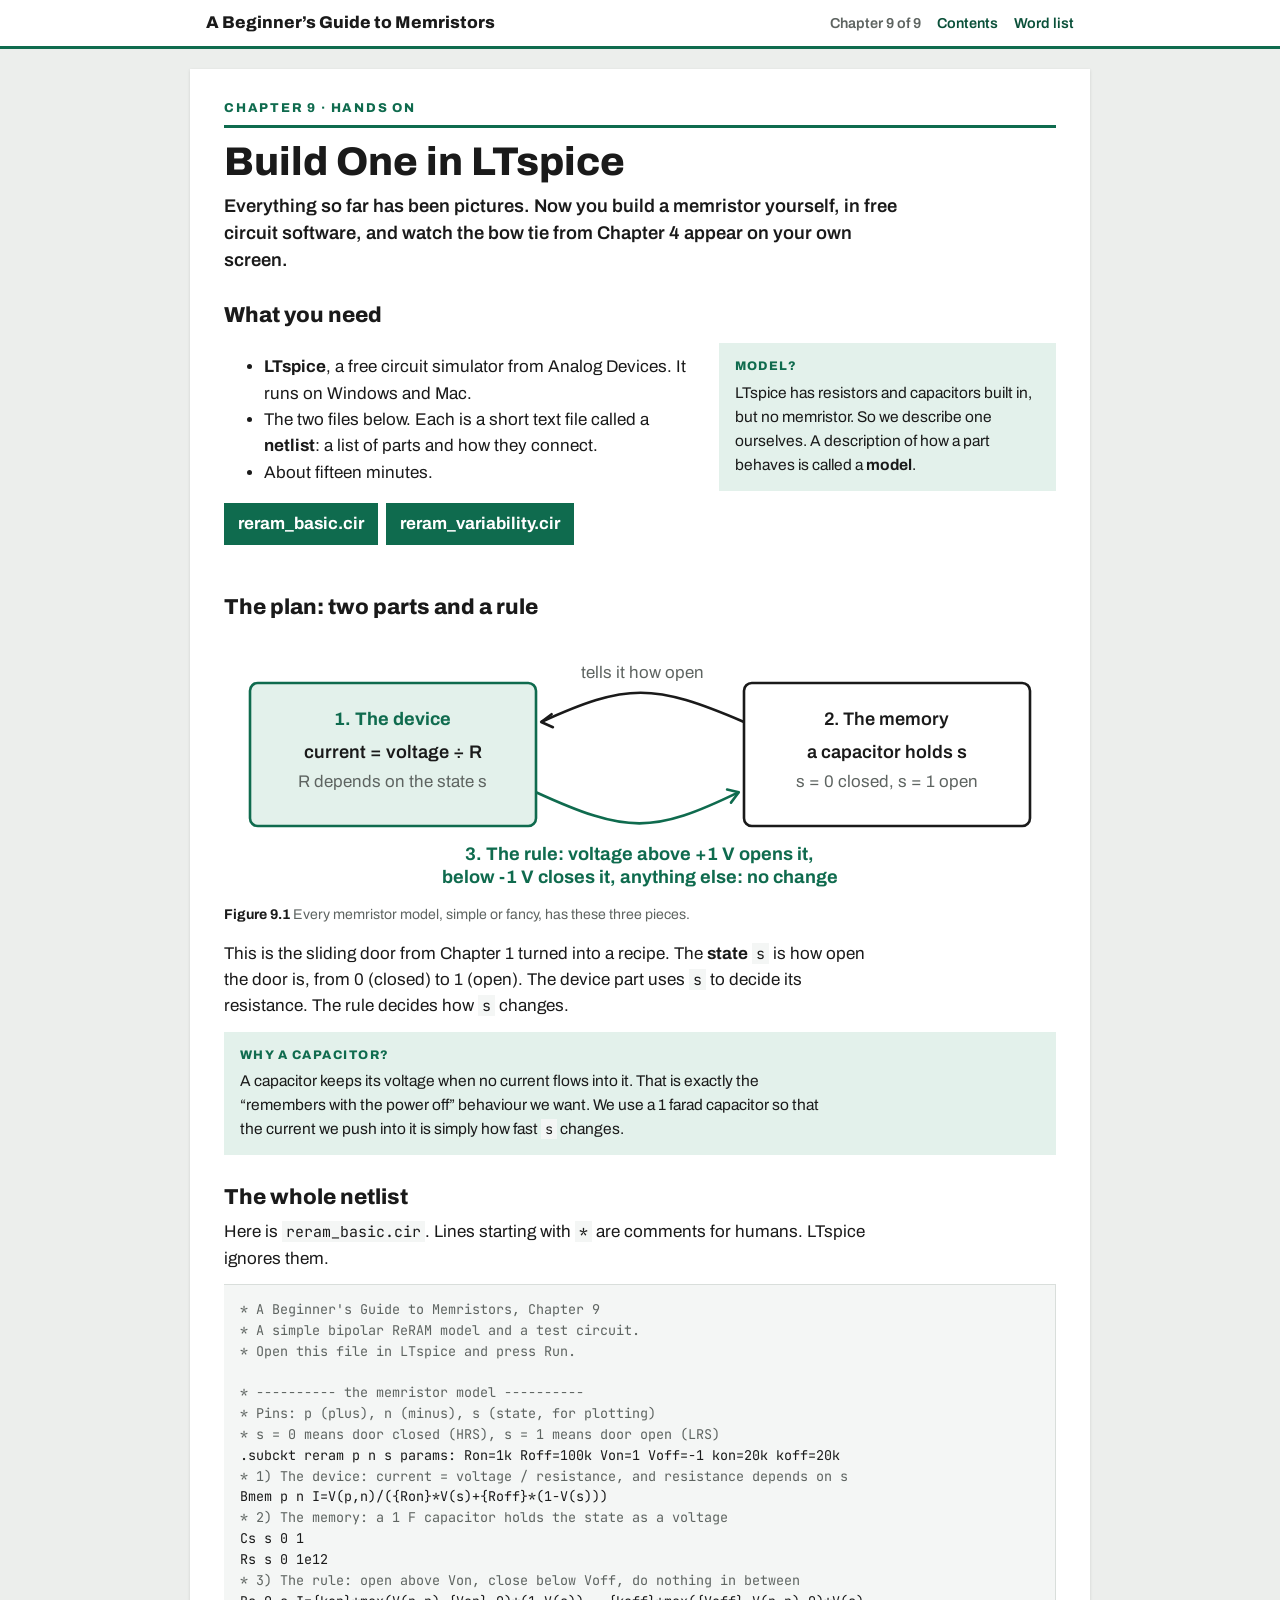
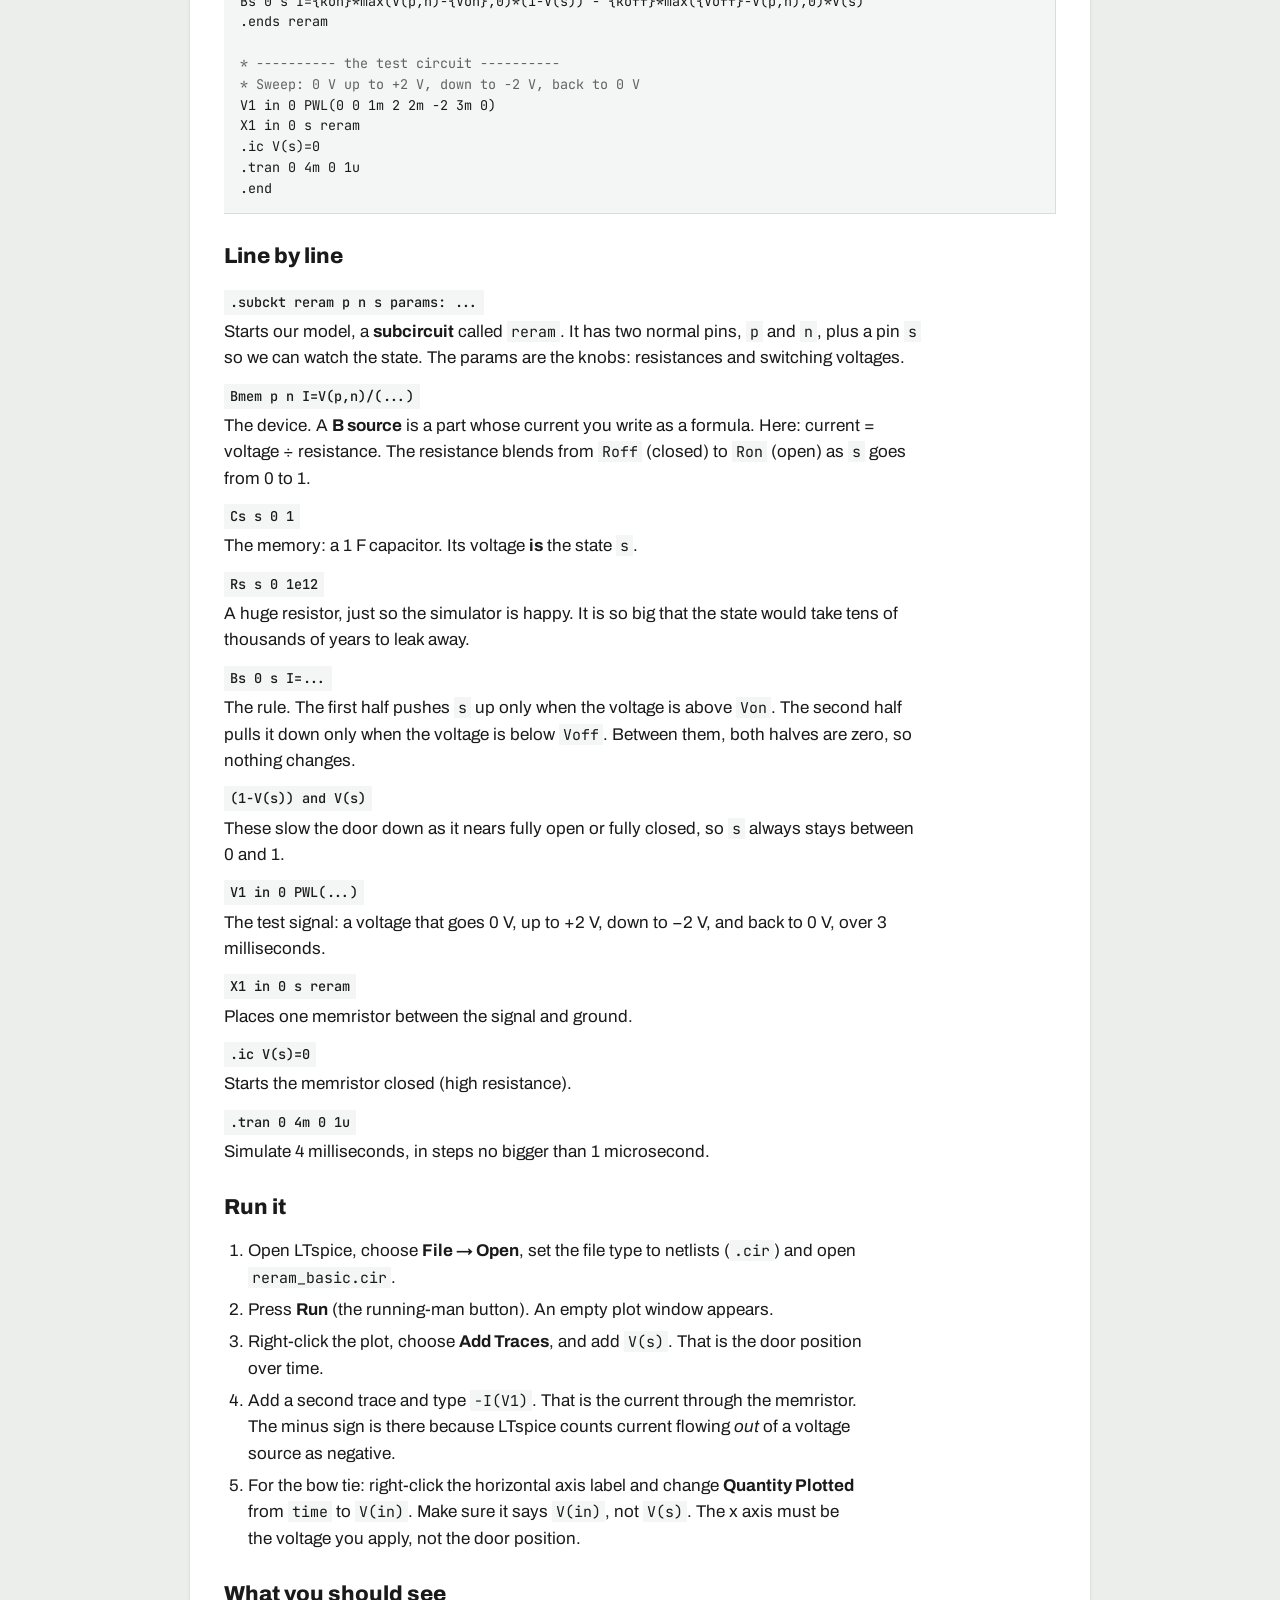
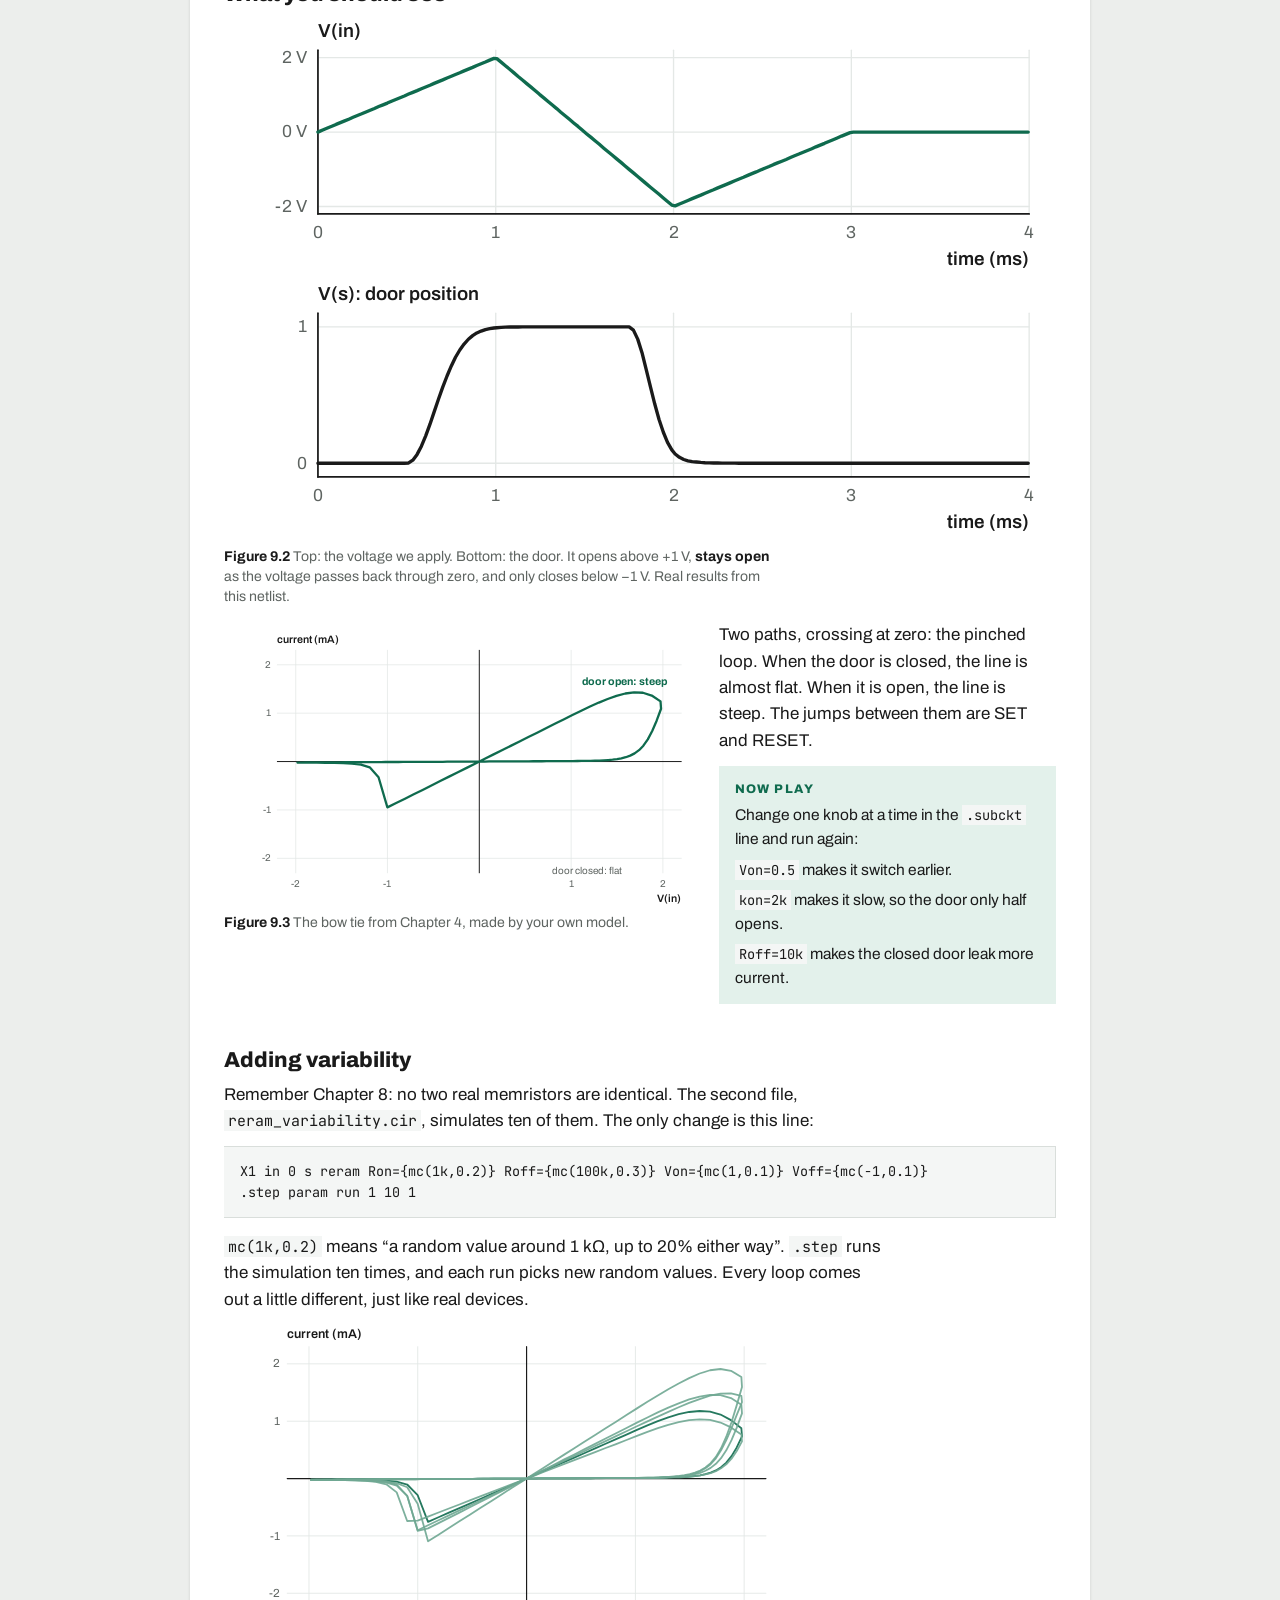
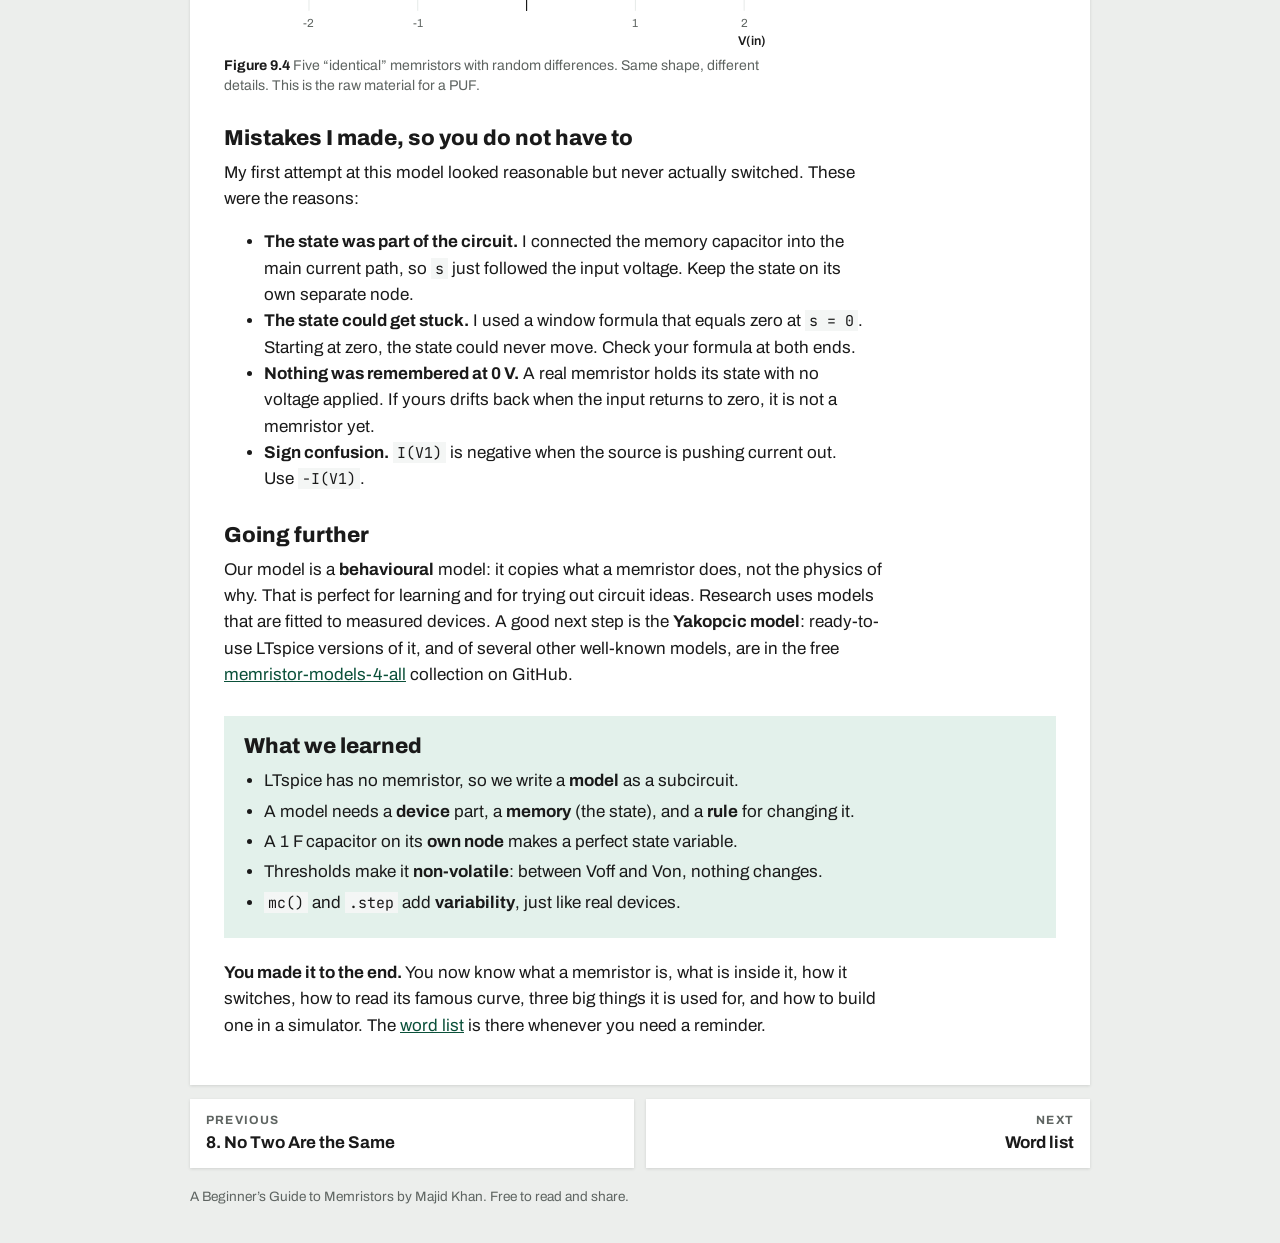
<file: chapter-9.html>
<!doctype html>
<html lang="en">
<head>
<meta charset="utf-8">
<meta name="viewport" content="width=device-width, initial-scale=1">
<title>Build One in LTspice · A Beginner&rsquo;s Guide to Memristors</title>
<meta name="description" content="A free, picture-first beginner guide to memristors and ReRAM.">
<link rel="preconnect" href="https://fonts.googleapis.com"><link rel="preconnect" href="https://fonts.gstatic.com" crossorigin><link rel="stylesheet" href="https://fonts.googleapis.com/css2?family=Archivo:wght@400;600;700;800&family=JetBrains+Mono:wght@400;500&display=swap">
<link rel="stylesheet" href="assets/style.css">
</head>
<body>
<header class="top"><div class="top-in"><a class="brand" href="index.html">A Beginner&rsquo;s Guide to Memristors</a><div class="top-links"><span style="color:#5E6461;font-weight:600">Chapter 9 of 9</span><a href="index.html#contents">Contents</a><a href="glossary.html">Word list</a></div></div></header>
<div class="wrap">
<main class="page">
<div class="kicker">Chapter 9 · Hands on</div><h1>Build One in LTspice</h1><p class="lead">Everything so far has been pictures. Now you build a memristor yourself, in free circuit software, and watch the bow tie from Chapter 4 appear on your own screen.</p><h2>What you need</h2><div class="grid"><div><ul><li><b>LTspice</b>, a free circuit simulator from Analog Devices. It runs on Windows and Mac.</li><li>The two files below. Each is a short text file called a <b>netlist</b>: a list of parts and how they connect.</li><li>About fifteen minutes.</li></ul><p><a class="dl" href="files/reram_basic.cir" download>reram_basic.cir</a><a class="dl" href="files/reram_variability.cir" download>reram_variability.cir</a></p></div><div class="fact"><div class="fh">Model?</div><p>LTspice has resistors and capacitors built in, but no memristor. So we describe one ourselves. A description of how a part behaves is called a <b>model</b>.</p></div></div><h2>The plan: two parts and a rule</h2><figure><svg viewBox="0 0 640 206" role="img" aria-label="Model plan: device, memory and the rule linking them"><rect x="20.0" y="40.0" width="220.0" height="110.0" rx="6" fill="#E3F1EB" stroke="#0F6B4E" stroke-width="2"/><text class="lbl-acc" x="130.0" y="72.0" text-anchor="middle">1. The device</text><text class="lbl" x="130.0" y="98.0" text-anchor="middle">current = voltage ÷ R</text><text class="lbl-grey" x="130.0" y="120.0" text-anchor="middle">R depends on the state s</text><rect x="400.0" y="40.0" width="220.0" height="110.0" rx="6" fill="#FFFFFF" stroke="#1A1A1A" stroke-width="2"/><text class="lbl" x="510.0" y="72.0" text-anchor="middle">2. The memory</text><text class="lbl" x="510.0" y="98.0" text-anchor="middle">a capacitor holds s</text><text class="lbl-grey" x="510.0" y="120.0" text-anchor="middle">s = 0 closed, s = 1 open</text><path d="M 400 70 C 330 40, 310 40, 244 70" stroke="#1A1A1A" stroke-width="2" fill="none"/><path d="M252.0 64.0 L244.0 70.0 L253.0 74.0" stroke="#1A1A1A" stroke-width="2" fill="none" stroke-linecap="round" stroke-linejoin="round"/><text class="lbl-grey" x="322.0" y="36.0" text-anchor="middle">tells it how open</text><path d="M 240 124 C 310 156, 330 156, 396 124" stroke="#0F6B4E" stroke-width="2" fill="none"/><path d="M387.0 122.0 L396.0 124.0 L390.0 132.0" stroke="#0F6B4E" stroke-width="2" fill="none" stroke-linecap="round" stroke-linejoin="round"/><text class="lbl-acc" x="320.0" y="176.0" text-anchor="middle">3. The rule: voltage above +1 V opens it,</text><text class="lbl-acc" x="320.0" y="194.0" text-anchor="middle">below -1 V closes it, anything else: no change</text></svg><figcaption><b>Figure 9.1</b> Every memristor model, simple or fancy, has these three pieces.</figcaption></figure><p>This is the sliding door from Chapter 1 turned into a recipe. The <b>state</b> <code>s</code> is how open the door is, from 0 (closed) to 1 (open). The device part uses <code>s</code> to decide its resistance. The rule decides how <code>s</code> changes.</p><div class="fact"><div class="fh">Why a capacitor?</div><p>A capacitor keeps its voltage when no current flows into it. That is exactly the &ldquo;remembers with the power off&rdquo; behaviour we want. We use a 1 farad capacitor so that the current we push into it is simply how fast <code>s</code> changes.</p></div><h2>The whole netlist</h2><p>Here is <code>reram_basic.cir</code>. Lines starting with <code>*</code> are comments for humans. LTspice ignores them.</p><pre class="code"><code><span class="c">* A Beginner&#x27;s Guide to Memristors, Chapter 9</span>
<span class="c">* A simple bipolar ReRAM model and a test circuit.</span>
<span class="c">* Open this file in LTspice and press Run.</span>

<span class="c">* ---------- the memristor model ----------</span>
<span class="c">* Pins: p (plus), n (minus), s (state, for plotting)</span>
<span class="c">* s = 0 means door closed (HRS), s = 1 means door open (LRS)</span>
.subckt reram p n s params: Ron=1k Roff=100k Von=1 Voff=-1 kon=20k koff=20k
<span class="c">* 1) The device: current = voltage / resistance, and resistance depends on s</span>
Bmem p n I=V(p,n)/({Ron}*V(s)+{Roff}*(1-V(s)))
<span class="c">* 2) The memory: a 1 F capacitor holds the state as a voltage</span>
Cs s 0 1
Rs s 0 1e12
<span class="c">* 3) The rule: open above Von, close below Voff, do nothing in between</span>
Bs 0 s I={kon}*max(V(p,n)-{Von},0)*(1-V(s)) - {koff}*max({Voff}-V(p,n),0)*V(s)
.ends reram

<span class="c">* ---------- the test circuit ----------</span>
<span class="c">* Sweep: 0 V up to +2 V, down to -2 V, back to 0 V</span>
V1 in 0 PWL(0 0 1m 2 2m -2 3m 0)
X1 in 0 s reram
.ic V(s)=0
.tran 0 4m 0 1u
.end</code></pre><h2>Line by line</h2><dl class="lines"><dt>.subckt reram p n s params: ...</dt><dd>Starts our model, a <b>subcircuit</b> called <code>reram</code>. It has two normal pins, <code>p</code> and <code>n</code>, plus a pin <code>s</code> so we can watch the state. The params are the knobs: resistances and switching voltages.</dd><dt>Bmem p n I=V(p,n)/(...)</dt><dd>The device. A <b>B source</b> is a part whose current you write as a formula. Here: current = voltage ÷ resistance. The resistance blends from <code>Roff</code> (closed) to <code>Ron</code> (open) as <code>s</code> goes from 0 to 1.</dd><dt>Cs s 0 1</dt><dd>The memory: a 1 F capacitor. Its voltage <b>is</b> the state <code>s</code>.</dd><dt>Rs s 0 1e12</dt><dd>A huge resistor, just so the simulator is happy. It is so big that the state would take tens of thousands of years to leak away.</dd><dt>Bs 0 s I=...</dt><dd>The rule. The first half pushes <code>s</code> up only when the voltage is above <code>Von</code>. The second half pulls it down only when the voltage is below <code>Voff</code>. Between them, both halves are zero, so nothing changes.</dd><dt>(1-V(s)) and V(s)</dt><dd>These slow the door down as it nears fully open or fully closed, so <code>s</code> always stays between 0 and 1.</dd><dt>V1 in 0 PWL(...)</dt><dd>The test signal: a voltage that goes 0 V, up to +2 V, down to −2 V, and back to 0 V, over 3 milliseconds.</dd><dt>X1 in 0 s reram</dt><dd>Places one memristor between the signal and ground.</dd><dt>.ic V(s)=0</dt><dd>Starts the memristor closed (high resistance).</dd><dt>.tran 0 4m 0 1u</dt><dd>Simulate 4 milliseconds, in steps no bigger than 1 microsecond.</dd></dl><h2>Run it</h2><ol class="howto"><li>Open LTspice, choose <b>File → Open</b>, set the file type to netlists (<code>.cir</code>) and open <code>reram_basic.cir</code>.</li><li>Press <b>Run</b> (the running-man button). An empty plot window appears.</li><li>Right-click the plot, choose <b>Add Traces</b>, and add <code>V(s)</code>. That is the door position over time.</li><li>Add a second trace and type <code>-I(V1)</code>. That is the current through the memristor. The minus sign is there because LTspice counts current flowing <i>out</i> of a voltage source as negative.</li><li>For the bow tie: right-click the horizontal axis label and change <b>Quantity Plotted</b> from <code>time</code> to <code>V(in)</code>. Make sure it says <code>V(in)</code>, not <code>V(s)</code>. The x axis must be the voltage you apply, not the door position.</li></ol><h2>What you should see</h2><figure><svg viewBox="0 0 620 390" role="img" aria-label="Input voltage and door position over time"><path d="M70.0 24.0 L70.0 146.0" stroke="#E4E8E6" stroke-width="1" fill="none" stroke-linecap="round" stroke-linejoin="round"/><path d="M202.5 24.0 L202.5 146.0" stroke="#E4E8E6" stroke-width="1" fill="none" stroke-linecap="round" stroke-linejoin="round"/><path d="M335.0 24.0 L335.0 146.0" stroke="#E4E8E6" stroke-width="1" fill="none" stroke-linecap="round" stroke-linejoin="round"/><path d="M467.5 24.0 L467.5 146.0" stroke="#E4E8E6" stroke-width="1" fill="none" stroke-linecap="round" stroke-linejoin="round"/><path d="M600.0 24.0 L600.0 146.0" stroke="#E4E8E6" stroke-width="1" fill="none" stroke-linecap="round" stroke-linejoin="round"/><path d="M70.0 140.5 L600.0 140.5" stroke="#E4E8E6" stroke-width="1" fill="none" stroke-linecap="round" stroke-linejoin="round"/><path d="M70.0 85.0 L600.0 85.0" stroke="#E4E8E6" stroke-width="1" fill="none" stroke-linecap="round" stroke-linejoin="round"/><path d="M70.0 29.5 L600.0 29.5" stroke="#E4E8E6" stroke-width="1" fill="none" stroke-linecap="round" stroke-linejoin="round"/><path d="M70.0 146.0 L600.0 146.0" stroke="#1A1A1A" stroke-width="1.3" fill="none" stroke-linecap="round" stroke-linejoin="round"/><path d="M70.0 24.0 L70.0 146.0" stroke="#1A1A1A" stroke-width="1.3" fill="none" stroke-linecap="round" stroke-linejoin="round"/><text class="lbl-grey" x="70.0" y="164.0" text-anchor="middle">0</text><text class="lbl-grey" x="202.5" y="164.0" text-anchor="middle">1</text><text class="lbl-grey" x="335.0" y="164.0" text-anchor="middle">2</text><text class="lbl-grey" x="467.5" y="164.0" text-anchor="middle">3</text><text class="lbl-grey" x="600.0" y="164.0" text-anchor="middle">4</text><text class="lbl-grey" x="62.0" y="144.5" text-anchor="end">-2 V</text><text class="lbl-grey" x="62.0" y="89.0" text-anchor="end">0 V</text><text class="lbl-grey" x="62.0" y="33.5" text-anchor="end">2 V</text><text class="lbl" x="600.0" y="184.0" text-anchor="end">time (ms)</text><text class="lbl" x="70.0" y="14.0" text-anchor="start">V(in)</text><path d="M70.0 85.0 L70.8 84.7 L74.0 83.3 L77.1 82.0 L80.3 80.7 L83.5 79.3 L86.7 78.0 L89.9 76.7 L93.0 75.4 L96.2 74.0 L99.4 72.7 L102.6 71.4 L105.8 70.0 L108.9 68.7 L112.1 67.4 L115.3 66.0 L118.5 64.7 L121.7 63.4 L124.8 62.0 L128.0 60.7 L131.2 59.4 L134.4 58.1 L137.6 56.7 L140.7 55.4 L143.9 54.1 L147.1 52.7 L150.3 51.4 L153.5 50.1 L156.6 48.7 L159.8 47.4 L163.0 46.1 L166.2 44.7 L169.4 43.4 L172.5 42.1 L175.7 40.8 L178.9 39.4 L182.1 38.1 L185.3 36.8 L188.4 35.4 L191.6 34.1 L194.8 32.8 L198.0 31.4 L201.2 30.1 L203.3 30.3 L206.5 32.9 L209.7 35.6 L212.9 38.2 L216.1 40.9 L219.2 43.6 L222.4 46.2 L225.6 48.9 L228.8 51.5 L232.0 54.2 L235.1 56.9 L238.3 59.5 L241.5 62.2 L244.7 64.9 L247.9 67.5 L251.0 70.2 L254.2 72.8 L257.4 75.5 L260.6 78.2 L263.8 80.8 L266.9 83.5 L270.1 86.2 L273.3 88.8 L276.5 91.5 L279.7 94.1 L282.8 96.8 L286.0 99.5 L289.2 102.1 L292.4 104.8 L295.6 107.4 L298.7 110.1 L301.9 112.8 L305.1 115.4 L308.3 118.1 L311.5 120.8 L314.6 123.4 L317.8 126.1 L321.0 128.7 L324.2 131.4 L327.4 134.1 L330.5 136.7 L333.7 139.4 L336.2 140.0 L339.4 138.6 L342.6 137.3 L345.7 136.0 L348.9 134.6 L352.1 133.3 L355.3 132.0 L358.5 130.6 L361.6 129.3 L364.8 128.0 L368.0 126.6 L371.2 125.3 L374.4 124.0 L377.5 122.7 L380.7 121.3 L383.9 120.0 L387.1 118.7 L390.3 117.3 L393.4 116.0 L396.6 114.7 L399.8 113.3 L403.0 112.0 L406.2 110.7 L409.3 109.3 L412.5 108.0 L415.7 106.7 L418.9 105.4 L422.1 104.0 L425.2 102.7 L428.4 101.4 L431.6 100.0 L434.8 98.7 L438.0 97.4 L441.1 96.0 L444.3 94.7 L447.5 93.4 L450.7 92.0 L453.9 90.7 L457.0 89.4 L460.2 88.0 L463.4 86.7 L466.6 85.4 L469.0 85.0 L472.1 85.0 L475.3 85.0 L478.5 85.0 L481.7 85.0 L484.9 85.0 L488.0 85.0 L491.2 85.0 L494.4 85.0 L497.6 85.0 L500.8 85.0 L503.9 85.0 L507.1 85.0 L510.3 85.0 L513.5 85.0 L516.7 85.0 L519.8 85.0 L523.0 85.0 L526.2 85.0 L529.4 85.0 L532.6 85.0 L535.7 85.0 L538.9 85.0 L542.1 85.0 L545.3 85.0 L548.5 85.0 L551.6 85.0 L554.8 85.0 L558.0 85.0 L561.2 85.0 L564.4 85.0 L567.5 85.0 L570.7 85.0 L573.9 85.0 L577.1 85.0 L580.3 85.0 L583.4 85.0 L586.6 85.0 L589.8 85.0 L593.0 85.0 L596.2 85.0 L599.3 85.0" stroke="#0F6B4E" stroke-width="2.5" fill="none" stroke-linecap="round" stroke-linejoin="round" opacity="1"/><g transform="translate(0,196) scale(1)"><path d="M70.0 24.0 L70.0 146.0" stroke="#E4E8E6" stroke-width="1" fill="none" stroke-linecap="round" stroke-linejoin="round"/><path d="M202.5 24.0 L202.5 146.0" stroke="#E4E8E6" stroke-width="1" fill="none" stroke-linecap="round" stroke-linejoin="round"/><path d="M335.0 24.0 L335.0 146.0" stroke="#E4E8E6" stroke-width="1" fill="none" stroke-linecap="round" stroke-linejoin="round"/><path d="M467.5 24.0 L467.5 146.0" stroke="#E4E8E6" stroke-width="1" fill="none" stroke-linecap="round" stroke-linejoin="round"/><path d="M600.0 24.0 L600.0 146.0" stroke="#E4E8E6" stroke-width="1" fill="none" stroke-linecap="round" stroke-linejoin="round"/><path d="M70.0 135.8 L600.0 135.8" stroke="#E4E8E6" stroke-width="1" fill="none" stroke-linecap="round" stroke-linejoin="round"/><path d="M70.0 34.2 L600.0 34.2" stroke="#E4E8E6" stroke-width="1" fill="none" stroke-linecap="round" stroke-linejoin="round"/><path d="M70.0 146.0 L600.0 146.0" stroke="#1A1A1A" stroke-width="1.3" fill="none" stroke-linecap="round" stroke-linejoin="round"/><path d="M70.0 24.0 L70.0 146.0" stroke="#1A1A1A" stroke-width="1.3" fill="none" stroke-linecap="round" stroke-linejoin="round"/><text class="lbl-grey" x="70.0" y="164.0" text-anchor="middle">0</text><text class="lbl-grey" x="202.5" y="164.0" text-anchor="middle">1</text><text class="lbl-grey" x="335.0" y="164.0" text-anchor="middle">2</text><text class="lbl-grey" x="467.5" y="164.0" text-anchor="middle">3</text><text class="lbl-grey" x="600.0" y="164.0" text-anchor="middle">4</text><text class="lbl-grey" x="62.0" y="139.8" text-anchor="end">0</text><text class="lbl-grey" x="62.0" y="38.2" text-anchor="end">1</text><text class="lbl" x="600.0" y="184.0" text-anchor="end">time (ms)</text><text class="lbl" x="70.0" y="14.0" text-anchor="start">V(s): door position</text><path d="M70.0 135.8 L70.8 135.8 L74.0 135.8 L77.1 135.8 L80.3 135.8 L83.5 135.8 L86.7 135.8 L89.9 135.8 L93.0 135.8 L96.2 135.8 L99.4 135.8 L102.6 135.8 L105.8 135.8 L108.9 135.8 L112.1 135.8 L115.3 135.8 L118.5 135.8 L121.7 135.8 L124.8 135.8 L128.0 135.8 L131.2 135.8 L134.4 135.8 L137.6 135.6 L140.7 133.5 L143.9 129.2 L147.1 123.1 L150.3 115.4 L153.5 106.7 L156.6 97.5 L159.8 88.1 L163.0 79.1 L166.2 70.8 L169.4 63.3 L172.5 56.8 L175.7 51.4 L178.9 47.0 L182.1 43.4 L185.3 40.7 L188.4 38.7 L191.6 37.3 L194.8 36.2 L198.0 35.5 L201.2 35.0 L203.3 34.8 L206.5 34.6 L209.7 34.4 L212.9 34.3 L216.1 34.3 L219.2 34.3 L222.4 34.2 L225.6 34.2 L228.8 34.2 L232.0 34.2 L235.1 34.2 L238.3 34.2 L241.5 34.2 L244.7 34.2 L247.9 34.2 L251.0 34.2 L254.2 34.2 L257.4 34.2 L260.6 34.2 L263.8 34.2 L266.9 34.2 L270.1 34.2 L273.3 34.2 L276.5 34.2 L279.7 34.2 L282.8 34.2 L286.0 34.2 L289.2 34.2 L292.4 34.2 L295.6 34.2 L298.7 34.2 L301.9 34.2 L305.1 36.6 L308.3 43.3 L311.5 53.4 L314.6 65.8 L317.8 78.9 L321.0 91.7 L324.2 103.2 L327.4 112.7 L330.5 120.2 L333.7 125.8 L336.2 128.9 L339.4 131.4 L342.6 133.0 L345.7 134.0 L348.9 134.6 L352.1 134.9 L355.3 135.2 L358.5 135.4 L361.6 135.5 L364.8 135.6 L368.0 135.6 L371.2 135.7 L374.4 135.7 L377.5 135.7 L380.7 135.7 L383.9 135.8 L387.1 135.8 L390.3 135.8 L393.4 135.8 L396.6 135.8 L399.8 135.8 L403.0 135.8 L406.2 135.8 L409.3 135.8 L412.5 135.8 L415.7 135.8 L418.9 135.8 L422.1 135.8 L425.2 135.8 L428.4 135.8 L431.6 135.8 L434.8 135.8 L438.0 135.8 L441.1 135.8 L444.3 135.8 L447.5 135.8 L450.7 135.8 L453.9 135.8 L457.0 135.8 L460.2 135.8 L463.4 135.8 L466.6 135.8 L469.0 135.8 L472.1 135.8 L475.3 135.8 L478.5 135.8 L481.7 135.8 L484.9 135.8 L488.0 135.8 L491.2 135.8 L494.4 135.8 L497.6 135.8 L500.8 135.8 L503.9 135.8 L507.1 135.8 L510.3 135.8 L513.5 135.8 L516.7 135.8 L519.8 135.8 L523.0 135.8 L526.2 135.8 L529.4 135.8 L532.6 135.8 L535.7 135.8 L538.9 135.8 L542.1 135.8 L545.3 135.8 L548.5 135.8 L551.6 135.8 L554.8 135.8 L558.0 135.8 L561.2 135.8 L564.4 135.8 L567.5 135.8 L570.7 135.8 L573.9 135.8 L577.1 135.8 L580.3 135.8 L583.4 135.8 L586.6 135.8 L589.8 135.8 L593.0 135.8 L596.2 135.8 L599.3 135.8" stroke="#1A1A1A" stroke-width="2.5" fill="none" stroke-linecap="round" stroke-linejoin="round" opacity="1"/></g></svg><figcaption><b>Figure 9.2</b> Top: the voltage we apply. Bottom: the door. It opens above +1 V, <b>stays open</b> as the voltage passes back through zero, and only closes below −1 V. Real results from this netlist.</figcaption></figure><div class="grid"><figure><svg viewBox="0 0 620 360" role="img" aria-label="Pinched hysteresis loop from the simulation"><path d="M94.1 24.0 L94.1 316.0" stroke="#E4E8E6" stroke-width="1" fill="none" stroke-linecap="round" stroke-linejoin="round"/><path d="M214.5 24.0 L214.5 316.0" stroke="#E4E8E6" stroke-width="1" fill="none" stroke-linecap="round" stroke-linejoin="round"/><path d="M455.5 24.0 L455.5 316.0" stroke="#E4E8E6" stroke-width="1" fill="none" stroke-linecap="round" stroke-linejoin="round"/><path d="M575.9 24.0 L575.9 316.0" stroke="#E4E8E6" stroke-width="1" fill="none" stroke-linecap="round" stroke-linejoin="round"/><path d="M70.0 297.0 L600.0 297.0" stroke="#E4E8E6" stroke-width="1" fill="none" stroke-linecap="round" stroke-linejoin="round"/><path d="M70.0 233.5 L600.0 233.5" stroke="#E4E8E6" stroke-width="1" fill="none" stroke-linecap="round" stroke-linejoin="round"/><path d="M70.0 106.5 L600.0 106.5" stroke="#E4E8E6" stroke-width="1" fill="none" stroke-linecap="round" stroke-linejoin="round"/><path d="M70.0 43.0 L600.0 43.0" stroke="#E4E8E6" stroke-width="1" fill="none" stroke-linecap="round" stroke-linejoin="round"/><path d="M70.0 170.0 L600.0 170.0" stroke="#1A1A1A" stroke-width="1.3" fill="none" stroke-linecap="round" stroke-linejoin="round"/><path d="M335.0 24.0 L335.0 316.0" stroke="#1A1A1A" stroke-width="1.3" fill="none" stroke-linecap="round" stroke-linejoin="round"/><text class="lbl-grey" x="94.1" y="334.0" text-anchor="middle">-2</text><text class="lbl-grey" x="214.5" y="334.0" text-anchor="middle">-1</text><text class="lbl-grey" x="455.5" y="334.0" text-anchor="middle">1</text><text class="lbl-grey" x="575.9" y="334.0" text-anchor="middle">2</text><text class="lbl-grey" x="62.0" y="301.0" text-anchor="end">-2</text><text class="lbl-grey" x="62.0" y="237.5" text-anchor="end">-1</text><text class="lbl-grey" x="62.0" y="110.5" text-anchor="end">1</text><text class="lbl-grey" x="62.0" y="47.0" text-anchor="end">2</text><text class="lbl" x="600.0" y="354.0" text-anchor="end">V(in)</text><text class="lbl" x="70.0" y="14.0" text-anchor="start">current (mA)</text><path d="M335.0 170.0 L336.4 170.0 L342.2 170.0 L348.0 169.9 L353.8 169.9 L359.5 169.9 L365.3 169.8 L371.1 169.8 L376.9 169.8 L382.7 169.7 L388.5 169.7 L394.2 169.7 L400.0 169.7 L405.8 169.6 L411.6 169.6 L417.4 169.6 L423.1 169.5 L428.9 169.5 L434.7 169.5 L440.5 169.4 L446.3 169.4 L452.1 169.4 L457.8 169.4 L463.6 169.3 L469.4 169.2 L475.2 169.2 L481.0 169.0 L486.7 168.9 L492.5 168.7 L498.3 168.4 L504.1 168.0 L509.9 167.5 L515.7 166.8 L521.4 165.7 L527.2 164.3 L533.0 162.2 L538.8 159.3 L544.6 155.1 L550.3 149.2 L556.1 140.9 L561.9 130.0 L567.7 116.4 L573.5 100.7 L572.8 91.1 L561.3 83.4 L549.7 79.7 L538.1 79.1 L526.6 80.7 L515.0 83.8 L503.4 87.9 L491.9 92.6 L480.3 97.8 L468.8 103.3 L457.2 109.0 L445.6 114.7 L434.1 120.5 L422.5 126.3 L410.9 132.1 L399.4 137.8 L387.8 143.6 L376.2 149.4 L364.7 155.2 L353.1 160.9 L341.6 166.7 L330.0 172.5 L318.4 178.3 L306.9 184.1 L295.3 189.8 L283.7 195.6 L272.2 201.4 L260.6 207.2 L249.0 212.9 L237.5 218.7 L225.9 224.5 L214.4 230.1 L202.8 190.6 L191.2 177.6 L179.7 174.1 L168.1 172.8 L156.5 172.1 L145.0 171.8 L133.4 171.6 L121.8 171.4 L110.3 171.4 L98.7 171.4 L96.3 171.3 L102.0 171.3 L107.8 171.2 L113.6 171.2 L119.4 171.2 L125.2 171.1 L131.0 171.1 L136.7 171.0 L142.5 171.0 L148.3 171.0 L154.1 171.0 L159.9 170.9 L165.6 170.9 L171.4 170.9 L177.2 170.8 L183.0 170.8 L188.8 170.8 L194.6 170.7 L200.3 170.7 L206.1 170.7 L211.9 170.6 L217.7 170.6 L223.5 170.6 L229.2 170.6 L235.0 170.5 L240.8 170.5 L246.6 170.5 L252.4 170.4 L258.2 170.4 L263.9 170.4 L269.7 170.3 L275.5 170.3 L281.3 170.3 L287.1 170.3 L292.8 170.2 L298.6 170.2 L304.4 170.2 L310.2 170.1 L316.0 170.1 L321.8 170.1 L327.5 170.0 L333.3 170.0 L335.0 170.0 L335.0 170.0 L335.0 170.0 L335.0 170.0 L335.0 170.0 L335.0 170.0 L335.0 170.0 L335.0 170.0 L335.0 170.0 L335.0 170.0 L335.0 170.0 L335.0 170.0 L335.0 170.0 L335.0 170.0 L335.0 170.0 L335.0 170.0 L335.0 170.0 L335.0 170.0 L335.0 170.0 L335.0 170.0 L335.0 170.0 L335.0 170.0 L335.0 170.0 L335.0 170.0 L335.0 170.0 L335.0 170.0 L335.0 170.0 L335.0 170.0 L335.0 170.0 L335.0 170.0 L335.0 170.0 L335.0 170.0 L335.0 170.0 L335.0 170.0 L335.0 170.0 L335.0 170.0 L335.0 170.0 L335.0 170.0 L335.0 170.0 L335.0 170.0 L335.0 170.0 L335.0 170.0" stroke="#0F6B4E" stroke-width="3" fill="none" stroke-linecap="round" stroke-linejoin="round" opacity="1"/><text class="lbl-acc" x="470.0" y="70.0" text-anchor="start">door open: steep</text><text class="lbl-grey" x="430.0" y="318.0" text-anchor="start">door closed: flat</text></svg><figcaption><b>Figure 9.3</b> The bow tie from Chapter 4, made by your own model.</figcaption></figure><div><p>Two paths, crossing at zero: the pinched loop. When the door is closed, the line is almost flat. When it is open, the line is steep. The jumps between them are SET and RESET.</p><div class="fact"><div class="fh">Now play</div><p>Change one knob at a time in the <code>.subckt</code> line and run again:</p><p><code>Von=0.5</code> makes it switch earlier.</p><p><code>kon=2k</code> makes it slow, so the door only half opens.</p><p><code>Roff=10k</code> makes the closed door leak more current.</p></div></div></div><h2>Adding variability</h2><p>Remember Chapter 8: no two real memristors are identical. The second file, <code>reram_variability.cir</code>, simulates ten of them. The only change is this line:</p><pre class="code"><code>X1 in 0 s reram Ron={mc(1k,0.2)} Roff={mc(100k,0.3)} Von={mc(1,0.1)} Voff={mc(-1,0.1)}
.step param run 1 10 1</code></pre><p><code>mc(1k,0.2)</code> means &ldquo;a random value around 1 kΩ, up to 20% either way&rdquo;. <code>.step</code> runs the simulation ten times, and each run picks new random values. Every loop comes out a little different, just like real devices.</p><figure class="narrow"><svg viewBox="0 0 620 360" role="img" aria-label="Five slightly different memristor loops"><path d="M94.1 24.0 L94.1 316.0" stroke="#E4E8E6" stroke-width="1" fill="none" stroke-linecap="round" stroke-linejoin="round"/><path d="M214.5 24.0 L214.5 316.0" stroke="#E4E8E6" stroke-width="1" fill="none" stroke-linecap="round" stroke-linejoin="round"/><path d="M455.5 24.0 L455.5 316.0" stroke="#E4E8E6" stroke-width="1" fill="none" stroke-linecap="round" stroke-linejoin="round"/><path d="M575.9 24.0 L575.9 316.0" stroke="#E4E8E6" stroke-width="1" fill="none" stroke-linecap="round" stroke-linejoin="round"/><path d="M70.0 297.0 L600.0 297.0" stroke="#E4E8E6" stroke-width="1" fill="none" stroke-linecap="round" stroke-linejoin="round"/><path d="M70.0 233.5 L600.0 233.5" stroke="#E4E8E6" stroke-width="1" fill="none" stroke-linecap="round" stroke-linejoin="round"/><path d="M70.0 106.5 L600.0 106.5" stroke="#E4E8E6" stroke-width="1" fill="none" stroke-linecap="round" stroke-linejoin="round"/><path d="M70.0 43.0 L600.0 43.0" stroke="#E4E8E6" stroke-width="1" fill="none" stroke-linecap="round" stroke-linejoin="round"/><path d="M70.0 170.0 L600.0 170.0" stroke="#1A1A1A" stroke-width="1.3" fill="none" stroke-linecap="round" stroke-linejoin="round"/><path d="M335.0 24.0 L335.0 316.0" stroke="#1A1A1A" stroke-width="1.3" fill="none" stroke-linecap="round" stroke-linejoin="round"/><text class="lbl-grey" x="94.1" y="334.0" text-anchor="middle">-2</text><text class="lbl-grey" x="214.5" y="334.0" text-anchor="middle">-1</text><text class="lbl-grey" x="455.5" y="334.0" text-anchor="middle">1</text><text class="lbl-grey" x="575.9" y="334.0" text-anchor="middle">2</text><text class="lbl-grey" x="62.0" y="301.0" text-anchor="end">-2</text><text class="lbl-grey" x="62.0" y="237.5" text-anchor="end">-1</text><text class="lbl-grey" x="62.0" y="110.5" text-anchor="end">1</text><text class="lbl-grey" x="62.0" y="47.0" text-anchor="end">2</text><text class="lbl" x="600.0" y="354.0" text-anchor="end">V(in)</text><text class="lbl" x="70.0" y="14.0" text-anchor="start">current (mA)</text><path d="M335.0 170.0 L336.4 170.0 L342.2 170.0 L348.0 169.9 L353.8 169.9 L359.5 169.9 L365.3 169.9 L371.1 169.8 L376.9 169.8 L382.7 169.8 L388.5 169.8 L394.2 169.7 L400.0 169.7 L405.8 169.7 L411.6 169.6 L417.4 169.6 L423.1 169.6 L428.9 169.6 L434.7 169.5 L440.5 169.5 L446.3 169.5 L452.1 169.5 L457.8 169.4 L463.6 169.4 L469.4 169.4 L475.2 169.3 L481.0 169.2 L486.7 169.1 L492.5 169.0 L498.3 168.8 L504.1 168.6 L509.9 168.3 L515.7 167.8 L521.4 167.2 L527.2 166.4 L533.0 165.2 L538.8 163.4 L544.6 161.0 L550.3 157.4 L556.1 152.3 L561.9 145.2 L567.7 135.6 L573.5 123.2 L572.8 114.4 L561.3 105.3 L549.7 99.1 L538.1 95.9 L526.6 95.2 L515.0 96.3 L503.4 98.8 L491.9 102.3 L480.3 106.5 L468.8 111.2 L457.2 116.2 L445.6 121.3 L434.1 126.4 L422.5 131.5 L410.9 136.6 L399.4 141.7 L387.8 146.8 L376.2 151.8 L364.7 156.9 L353.1 162.0 L341.6 167.1 L330.0 172.2 L318.4 177.3 L306.9 182.4 L295.3 187.5 L283.7 192.6 L272.2 197.7 L260.6 202.7 L249.0 207.8 L237.5 212.9 L225.9 218.0 L214.4 188.4 L202.8 176.6 L191.2 173.5 L179.7 172.3 L168.1 171.8 L156.5 171.5 L145.0 171.3 L133.4 171.2 L121.8 171.2 L110.3 171.2 L98.7 171.2 L96.3 171.1 L102.0 171.1 L107.8 171.1 L113.6 171.0 L119.4 171.0 L125.2 171.0 L131.0 170.9 L136.7 170.9 L142.5 170.9 L148.3 170.9 L154.1 170.8 L159.9 170.8 L165.6 170.8 L171.4 170.8 L177.2 170.7 L183.0 170.7 L188.8 170.7 L194.6 170.6 L200.3 170.6 L206.1 170.6 L211.9 170.6 L217.7 170.5 L223.5 170.5 L229.2 170.5 L235.0 170.5 L240.8 170.4 L246.6 170.4 L252.4 170.4 L258.2 170.4 L263.9 170.3 L269.7 170.3 L275.5 170.3 L281.3 170.2 L287.1 170.2 L292.8 170.2 L298.6 170.2 L304.4 170.1 L310.2 170.1 L316.0 170.1 L321.8 170.1 L327.5 170.0 L333.3 170.0 L335.0 170.0 L335.0 170.0 L335.0 170.0 L335.0 170.0 L335.0 170.0 L335.0 170.0 L335.0 170.0 L335.0 170.0 L335.0 170.0 L335.0 170.0 L335.0 170.0 L335.0 170.0 L335.0 170.0 L335.0 170.0 L335.0 170.0 L335.0 170.0 L335.0 170.0 L335.0 170.0 L335.0 170.0 L335.0 170.0 L335.0 170.0 L335.0 170.0 L335.0 170.0 L335.0 170.0 L335.0 170.0 L335.0 170.0 L335.0 170.0 L335.0 170.0 L335.0 170.0 L335.0 170.0 L335.0 170.0 L335.0 170.0 L335.0 170.0 L335.0 170.0 L335.0 170.0 L335.0 170.0 L335.0 170.0 L335.0 170.0 L335.0 170.0 L335.0 170.0 L335.0 170.0 L335.0 170.0" stroke="#0F6B4E" stroke-width="2" fill="none" stroke-linecap="round" stroke-linejoin="round" opacity="0.9"/><path d="M335.0 170.0 L336.4 170.0 L342.2 170.0 L348.0 169.9 L353.8 169.9 L359.5 169.9 L365.3 169.9 L371.1 169.8 L376.9 169.8 L382.7 169.8 L388.5 169.8 L394.2 169.8 L400.0 169.7 L405.8 169.7 L411.6 169.7 L417.4 169.7 L423.1 169.6 L428.9 169.6 L434.7 169.6 L440.5 169.6 L446.3 169.5 L452.1 169.5 L457.8 169.4 L463.6 169.4 L469.4 169.3 L475.2 169.2 L481.0 169.0 L486.7 168.8 L492.5 168.5 L498.3 168.1 L504.1 167.6 L509.9 166.8 L515.7 165.8 L521.4 164.2 L527.2 162.0 L533.0 158.7 L538.8 154.1 L544.6 147.6 L550.3 138.8 L556.1 127.5 L561.9 114.1 L567.7 99.5 L573.5 85.4 L572.8 78.4 L561.3 75.6 L549.7 75.9 L538.1 78.3 L526.6 82.0 L515.0 86.3 L503.4 91.1 L491.9 96.1 L480.3 101.4 L468.8 106.7 L457.2 112.1 L445.6 117.6 L434.1 123.0 L422.5 128.5 L410.9 134.0 L399.4 139.5 L387.8 145.0 L376.2 150.4 L364.7 155.9 L353.1 161.4 L341.6 166.9 L330.0 172.4 L318.4 177.9 L306.9 183.3 L295.3 188.8 L283.7 194.3 L272.2 199.8 L260.6 205.3 L249.0 210.7 L237.5 216.2 L225.9 221.7 L214.4 227.2 L202.8 189.1 L191.2 176.6 L179.7 173.5 L168.1 172.3 L156.5 171.7 L145.0 171.4 L133.4 171.3 L121.8 171.2 L110.3 171.1 L98.7 171.1 L96.3 171.1 L102.0 171.0 L107.8 171.0 L113.6 170.9 L119.4 170.9 L125.2 170.9 L131.0 170.9 L136.7 170.8 L142.5 170.8 L148.3 170.8 L154.1 170.8 L159.9 170.7 L165.6 170.7 L171.4 170.7 L177.2 170.7 L183.0 170.6 L188.8 170.6 L194.6 170.6 L200.3 170.6 L206.1 170.5 L211.9 170.5 L217.7 170.5 L223.5 170.5 L229.2 170.4 L235.0 170.4 L240.8 170.4 L246.6 170.4 L252.4 170.3 L258.2 170.3 L263.9 170.3 L269.7 170.3 L275.5 170.3 L281.3 170.2 L287.1 170.2 L292.8 170.2 L298.6 170.2 L304.4 170.1 L310.2 170.1 L316.0 170.1 L321.8 170.1 L327.5 170.0 L333.3 170.0 L335.0 170.0 L335.0 170.0 L335.0 170.0 L335.0 170.0 L335.0 170.0 L335.0 170.0 L335.0 170.0 L335.0 170.0 L335.0 170.0 L335.0 170.0 L335.0 170.0 L335.0 170.0 L335.0 170.0 L335.0 170.0 L335.0 170.0 L335.0 170.0 L335.0 170.0 L335.0 170.0 L335.0 170.0 L335.0 170.0 L335.0 170.0 L335.0 170.0 L335.0 170.0 L335.0 170.0 L335.0 170.0 L335.0 170.0 L335.0 170.0 L335.0 170.0 L335.0 170.0 L335.0 170.0 L335.0 170.0 L335.0 170.0 L335.0 170.0 L335.0 170.0 L335.0 170.0 L335.0 170.0 L335.0 170.0 L335.0 170.0 L335.0 170.0 L335.0 170.0 L335.0 170.0 L335.0 170.0" stroke="#6FA893" stroke-width="2" fill="none" stroke-linecap="round" stroke-linejoin="round" opacity="0.9"/><path d="M335.0 170.0 L336.4 170.0 L342.2 170.0 L348.0 169.9 L353.8 169.9 L359.5 169.9 L365.3 169.9 L371.1 169.8 L376.9 169.8 L382.7 169.8 L388.5 169.7 L394.2 169.7 L400.0 169.7 L405.8 169.7 L411.6 169.6 L417.4 169.6 L423.1 169.6 L428.9 169.5 L434.7 169.5 L440.5 169.5 L446.3 169.5 L452.1 169.4 L457.8 169.4 L463.6 169.4 L469.4 169.3 L475.2 169.3 L481.0 169.2 L486.7 169.1 L492.5 169.0 L498.3 168.8 L504.1 168.6 L509.9 168.3 L515.7 167.9 L521.4 167.4 L527.2 166.6 L533.0 165.5 L538.8 164.0 L544.6 161.8 L550.3 158.6 L556.1 154.2 L561.9 148.0 L567.7 139.6 L573.5 128.9 L572.8 121.2 L561.3 113.4 L549.7 108.0 L538.1 105.1 L526.6 104.4 L515.0 105.3 L503.4 107.5 L491.9 110.5 L480.3 114.2 L468.8 118.4 L457.2 122.8 L445.6 127.3 L434.1 131.8 L422.5 136.2 L410.9 140.7 L399.4 145.2 L387.8 149.6 L376.2 154.1 L364.7 158.5 L353.1 163.0 L341.6 167.5 L330.0 171.9 L318.4 176.4 L306.9 180.9 L295.3 185.3 L283.7 189.8 L272.2 194.2 L260.6 198.7 L249.0 203.2 L237.5 207.6 L225.9 212.1 L214.4 216.6 L202.8 217.0 L191.2 185.3 L179.7 176.4 L168.1 173.6 L156.5 172.5 L145.0 171.9 L133.4 171.6 L121.8 171.5 L110.3 171.4 L98.7 171.3 L96.3 171.3 L102.0 171.2 L107.8 171.1 L113.6 171.1 L119.4 171.1 L125.2 171.0 L131.0 171.0 L136.7 171.0 L142.5 170.9 L148.3 170.9 L154.1 170.9 L159.9 170.8 L165.6 170.8 L171.4 170.8 L177.2 170.8 L183.0 170.7 L188.8 170.7 L194.6 170.7 L200.3 170.7 L206.1 170.6 L211.9 170.6 L217.7 170.6 L223.5 170.5 L229.2 170.5 L235.0 170.5 L240.8 170.5 L246.6 170.4 L252.4 170.4 L258.2 170.4 L263.9 170.3 L269.7 170.3 L275.5 170.3 L281.3 170.3 L287.1 170.2 L292.8 170.2 L298.6 170.2 L304.4 170.1 L310.2 170.1 L316.0 170.1 L321.8 170.1 L327.5 170.0 L333.3 170.0 L335.0 170.0 L335.0 170.0 L335.0 170.0 L335.0 170.0 L335.0 170.0 L335.0 170.0 L335.0 170.0 L335.0 170.0 L335.0 170.0 L335.0 170.0 L335.0 170.0 L335.0 170.0 L335.0 170.0 L335.0 170.0 L335.0 170.0 L335.0 170.0 L335.0 170.0 L335.0 170.0 L335.0 170.0 L335.0 170.0 L335.0 170.0 L335.0 170.0 L335.0 170.0 L335.0 170.0 L335.0 170.0 L335.0 170.0 L335.0 170.0 L335.0 170.0 L335.0 170.0 L335.0 170.0 L335.0 170.0 L335.0 170.0 L335.0 170.0 L335.0 170.0 L335.0 170.0 L335.0 170.0 L335.0 170.0 L335.0 170.0 L335.0 170.0 L335.0 170.0 L335.0 170.0 L335.0 170.0" stroke="#6FA893" stroke-width="2" fill="none" stroke-linecap="round" stroke-linejoin="round" opacity="0.9"/><path d="M335.0 170.0 L336.4 170.0 L342.2 170.0 L348.0 169.9 L353.8 169.9 L359.5 169.8 L365.3 169.8 L371.1 169.8 L376.9 169.7 L382.7 169.7 L388.5 169.7 L394.2 169.6 L400.0 169.6 L405.8 169.6 L411.6 169.5 L417.4 169.5 L423.1 169.5 L428.9 169.4 L434.7 169.4 L440.5 169.3 L446.3 169.3 L452.1 169.3 L457.8 169.2 L463.6 169.2 L469.4 169.1 L475.2 169.0 L481.0 168.9 L486.7 168.7 L492.5 168.5 L498.3 168.2 L504.1 167.7 L509.9 167.2 L515.7 166.4 L521.4 165.2 L527.2 163.7 L533.0 161.4 L538.8 158.2 L544.6 153.7 L550.3 147.4 L556.1 138.8 L561.9 127.5 L567.7 113.6 L573.5 97.8 L572.8 88.2 L561.3 80.9 L549.7 77.6 L538.1 77.3 L526.6 79.2 L515.0 82.4 L503.4 86.7 L491.9 91.5 L480.3 96.8 L468.8 102.4 L457.2 108.1 L445.6 114.0 L434.1 119.9 L422.5 125.7 L410.9 131.6 L399.4 137.4 L387.8 143.3 L376.2 149.1 L364.7 155.0 L353.1 160.8 L341.6 166.7 L330.0 172.5 L318.4 178.4 L306.9 184.2 L295.3 190.1 L283.7 196.0 L272.2 201.8 L260.6 207.7 L249.0 213.5 L237.5 219.4 L225.9 225.2 L214.4 227.9 L202.8 189.1 L191.2 177.8 L179.7 174.5 L168.1 173.1 L156.5 172.4 L145.0 172.0 L133.4 171.8 L121.8 171.7 L110.3 171.6 L98.7 171.6 L96.3 171.6 L102.0 171.5 L107.8 171.4 L113.6 171.4 L119.4 171.4 L125.2 171.3 L131.0 171.3 L136.7 171.2 L142.5 171.2 L148.3 171.2 L154.1 171.1 L159.9 171.1 L165.6 171.1 L171.4 171.0 L177.2 171.0 L183.0 170.9 L188.8 170.9 L194.6 170.9 L200.3 170.8 L206.1 170.8 L211.9 170.8 L217.7 170.7 L223.5 170.7 L229.2 170.7 L235.0 170.6 L240.8 170.6 L246.6 170.5 L252.4 170.5 L258.2 170.5 L263.9 170.4 L269.7 170.4 L275.5 170.4 L281.3 170.3 L287.1 170.3 L292.8 170.3 L298.6 170.2 L304.4 170.2 L310.2 170.2 L316.0 170.1 L321.8 170.1 L327.5 170.0 L333.3 170.0 L335.0 170.0 L335.0 170.0 L335.0 170.0 L335.0 170.0 L335.0 170.0 L335.0 170.0 L335.0 170.0 L335.0 170.0 L335.0 170.0 L335.0 170.0 L335.0 170.0 L335.0 170.0 L335.0 170.0 L335.0 170.0 L335.0 170.0 L335.0 170.0 L335.0 170.0 L335.0 170.0 L335.0 170.0 L335.0 170.0 L335.0 170.0 L335.0 170.0 L335.0 170.0 L335.0 170.0 L335.0 170.0 L335.0 170.0 L335.0 170.0 L335.0 170.0 L335.0 170.0 L335.0 170.0 L335.0 170.0 L335.0 170.0 L335.0 170.0 L335.0 170.0 L335.0 170.0 L335.0 170.0 L335.0 170.0 L335.0 170.0 L335.0 170.0 L335.0 170.0 L335.0 170.0 L335.0 170.0" stroke="#6FA893" stroke-width="2" fill="none" stroke-linecap="round" stroke-linejoin="round" opacity="0.9"/><path d="M335.0 170.0 L336.4 170.0 L342.2 170.0 L348.0 169.9 L353.8 169.9 L359.5 169.8 L365.3 169.8 L371.1 169.8 L376.9 169.7 L382.7 169.7 L388.5 169.7 L394.2 169.6 L400.0 169.6 L405.8 169.6 L411.6 169.5 L417.4 169.5 L423.1 169.4 L428.9 169.4 L434.7 169.4 L440.5 169.3 L446.3 169.3 L452.1 169.3 L457.8 169.2 L463.6 169.1 L469.4 169.0 L475.2 168.9 L481.0 168.7 L486.7 168.5 L492.5 168.2 L498.3 167.7 L504.1 167.1 L509.9 166.3 L515.7 165.1 L521.4 163.5 L527.2 161.1 L533.0 157.8 L538.8 152.9 L544.6 146.1 L550.3 136.5 L556.1 123.7 L561.9 107.6 L567.7 88.7 L573.5 68.6 L572.8 57.5 L561.3 50.7 L549.7 48.7 L538.1 50.1 L526.6 53.7 L515.0 58.8 L503.4 64.7 L491.9 71.1 L480.3 78.0 L468.8 85.0 L457.2 92.3 L445.6 99.6 L434.1 107.0 L422.5 114.3 L410.9 121.7 L399.4 129.0 L387.8 136.4 L376.2 143.8 L364.7 151.1 L353.1 158.5 L341.6 165.8 L330.0 173.2 L318.4 180.5 L306.9 187.9 L295.3 195.3 L283.7 202.6 L272.2 210.0 L260.6 217.3 L249.0 224.7 L237.5 232.1 L225.9 239.4 L214.4 197.8 L202.8 179.6 L191.2 175.0 L179.7 173.3 L168.1 172.5 L156.5 172.0 L145.0 171.8 L133.4 171.7 L121.8 171.6 L110.3 171.6 L98.7 171.6 L96.3 171.6 L102.0 171.5 L107.8 171.5 L113.6 171.4 L119.4 171.4 L125.2 171.3 L131.0 171.3 L136.7 171.3 L142.5 171.2 L148.3 171.2 L154.1 171.1 L159.9 171.1 L165.6 171.1 L171.4 171.0 L177.2 171.0 L183.0 171.0 L188.8 170.9 L194.6 170.9 L200.3 170.9 L206.1 170.8 L211.9 170.8 L217.7 170.7 L223.5 170.7 L229.2 170.7 L235.0 170.6 L240.8 170.6 L246.6 170.6 L252.4 170.5 L258.2 170.5 L263.9 170.5 L269.7 170.4 L275.5 170.4 L281.3 170.3 L287.1 170.3 L292.8 170.3 L298.6 170.2 L304.4 170.2 L310.2 170.2 L316.0 170.1 L321.8 170.1 L327.5 170.0 L333.3 170.0 L335.0 170.0 L335.0 170.0 L335.0 170.0 L335.0 170.0 L335.0 170.0 L335.0 170.0 L335.0 170.0 L335.0 170.0 L335.0 170.0 L335.0 170.0 L335.0 170.0 L335.0 170.0 L335.0 170.0 L335.0 170.0 L335.0 170.0 L335.0 170.0 L335.0 170.0 L335.0 170.0 L335.0 170.0 L335.0 170.0 L335.0 170.0 L335.0 170.0 L335.0 170.0 L335.0 170.0 L335.0 170.0 L335.0 170.0 L335.0 170.0 L335.0 170.0 L335.0 170.0 L335.0 170.0 L335.0 170.0 L335.0 170.0 L335.0 170.0 L335.0 170.0 L335.0 170.0 L335.0 170.0 L335.0 170.0 L335.0 170.0 L335.0 170.0 L335.0 170.0 L335.0 170.0 L335.0 170.0" stroke="#6FA893" stroke-width="2" fill="none" stroke-linecap="round" stroke-linejoin="round" opacity="0.9"/></svg><figcaption><b>Figure 9.4</b> Five &ldquo;identical&rdquo; memristors with random differences. Same shape, different details. This is the raw material for a PUF.</figcaption></figure><h2>Mistakes I made, so you do not have to</h2><p>My first attempt at this model looked reasonable but never actually switched. These were the reasons:</p><ul><li><b>The state was part of the circuit.</b> I connected the memory capacitor into the main current path, so <code>s</code> just followed the input voltage. Keep the state on its own separate node.</li><li><b>The state could get stuck.</b> I used a window formula that equals zero at <code>s = 0</code>. Starting at zero, the state could never move. Check your formula at both ends.</li><li><b>Nothing was remembered at 0 V.</b> A real memristor holds its state with no voltage applied. If yours drifts back when the input returns to zero, it is not a memristor yet.</li><li><b>Sign confusion.</b> <code>I(V1)</code> is negative when the source is pushing current out. Use <code>-I(V1)</code>.</li></ul><h2>Going further</h2><p>Our model is a <b>behavioural</b> model: it copies what a memristor does, not the physics of why. That is perfect for learning and for trying out circuit ideas. Research uses models that are fitted to measured devices. A good next step is the <b>Yakopcic model</b>: ready-to-use LTspice versions of it, and of several other well-known models, are in the free <a href="https://github.com/knowm/memristor-models-4-all">memristor-models-4-all</a> collection on GitHub.</p><div class="learned"><h2>What we learned</h2><ul><li>LTspice has no memristor, so we write a <b>model</b> as a subcircuit.</li><li>A model needs a <b>device</b> part, a <b>memory</b> (the state), and a <b>rule</b> for changing it.</li><li>A 1 F capacitor on its <b>own node</b> makes a perfect state variable.</li><li>Thresholds make it <b>non-volatile</b>: between Voff and Von, nothing changes.</li><li><code>mc()</code> and <code>.step</code> add <b>variability</b>, just like real devices.</li></ul></div><p style="margin-top:22px"><b>You made it to the end.</b> You now know what a memristor is, what is inside it, how it switches, how to read its famous curve, three big things it is used for, and how to build one in a simulator. The <a href="glossary.html">word list</a> is there whenever you need a reminder.</p>
</main>
<nav class="pager" aria-label="Chapters"><a href="chapter-8.html"><small>Previous</small>8. No Two Are the Same</a><a class="next" href="glossary.html"><small>Next</small>Word list</a></nav>
<footer>A Beginner&rsquo;s Guide to Memristors by Majid Khan. Free to read and share.</footer>
</div>

</body>
</html>
</file>
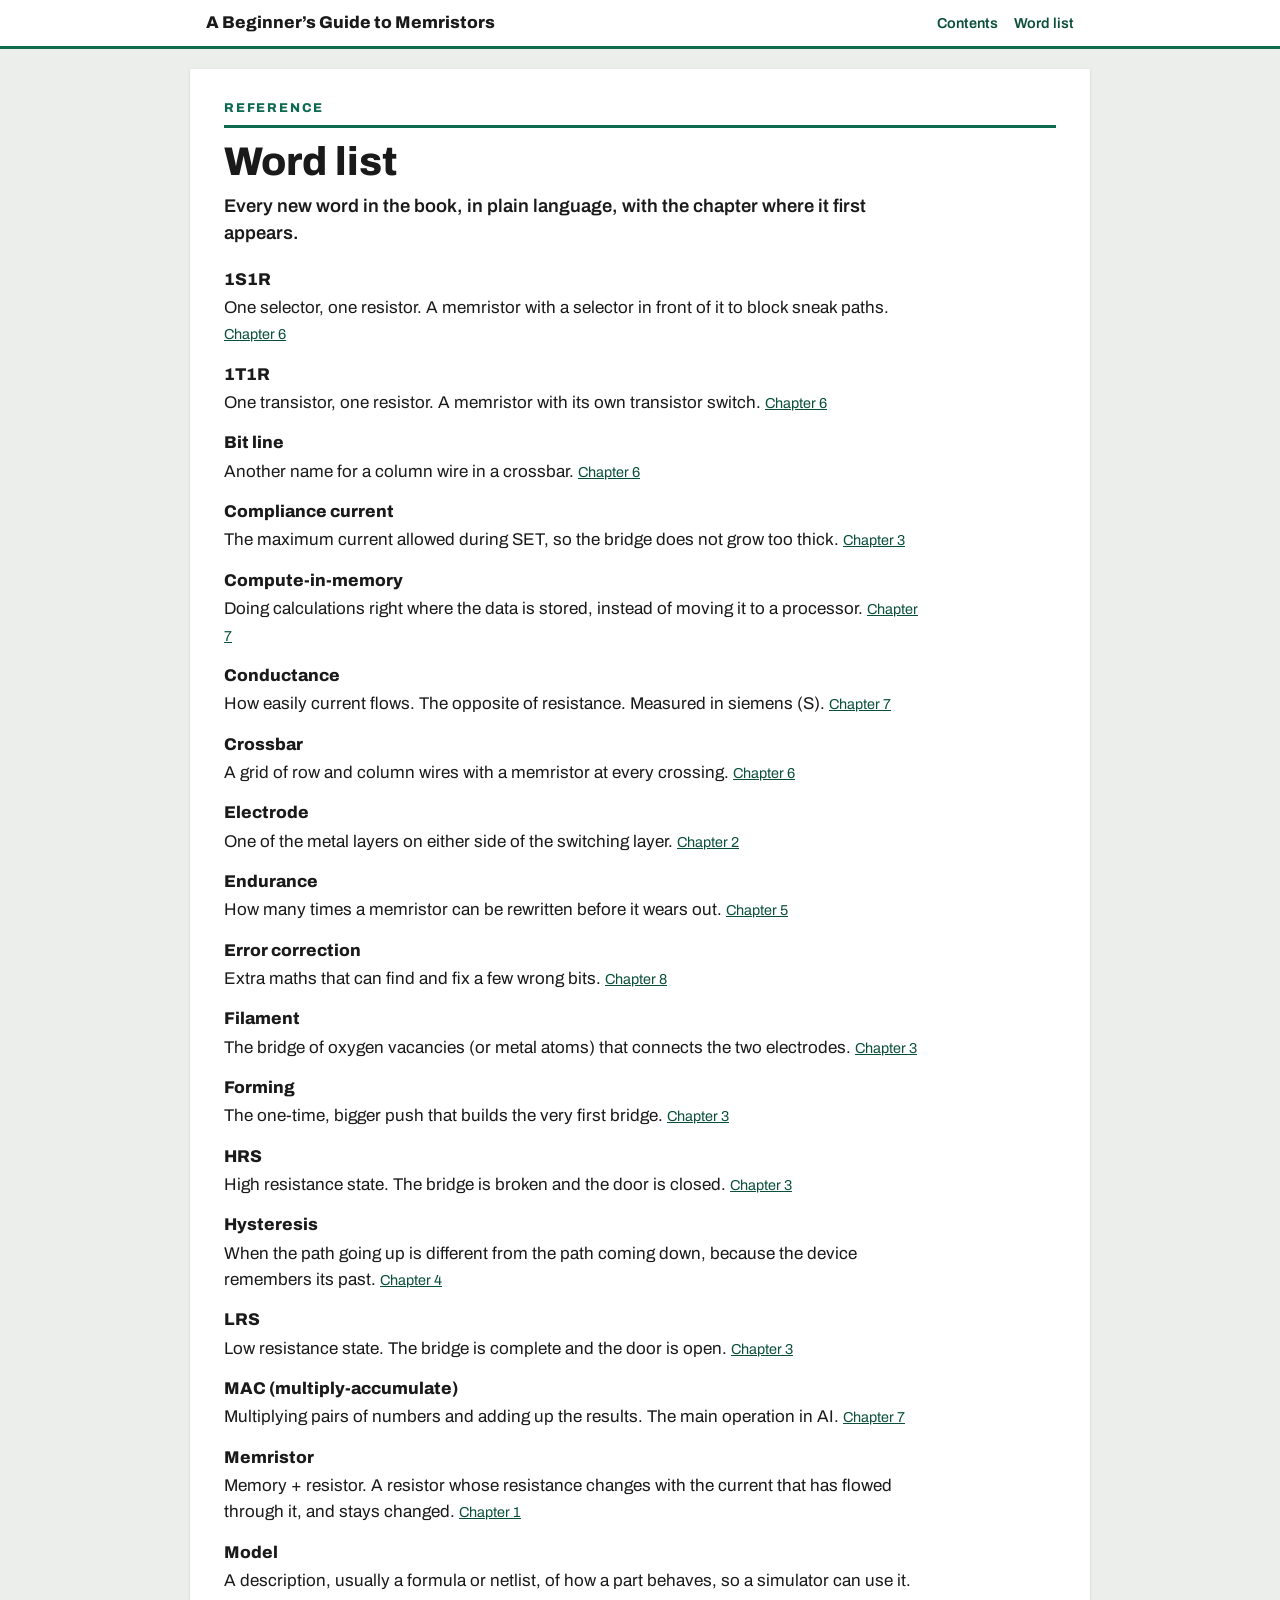
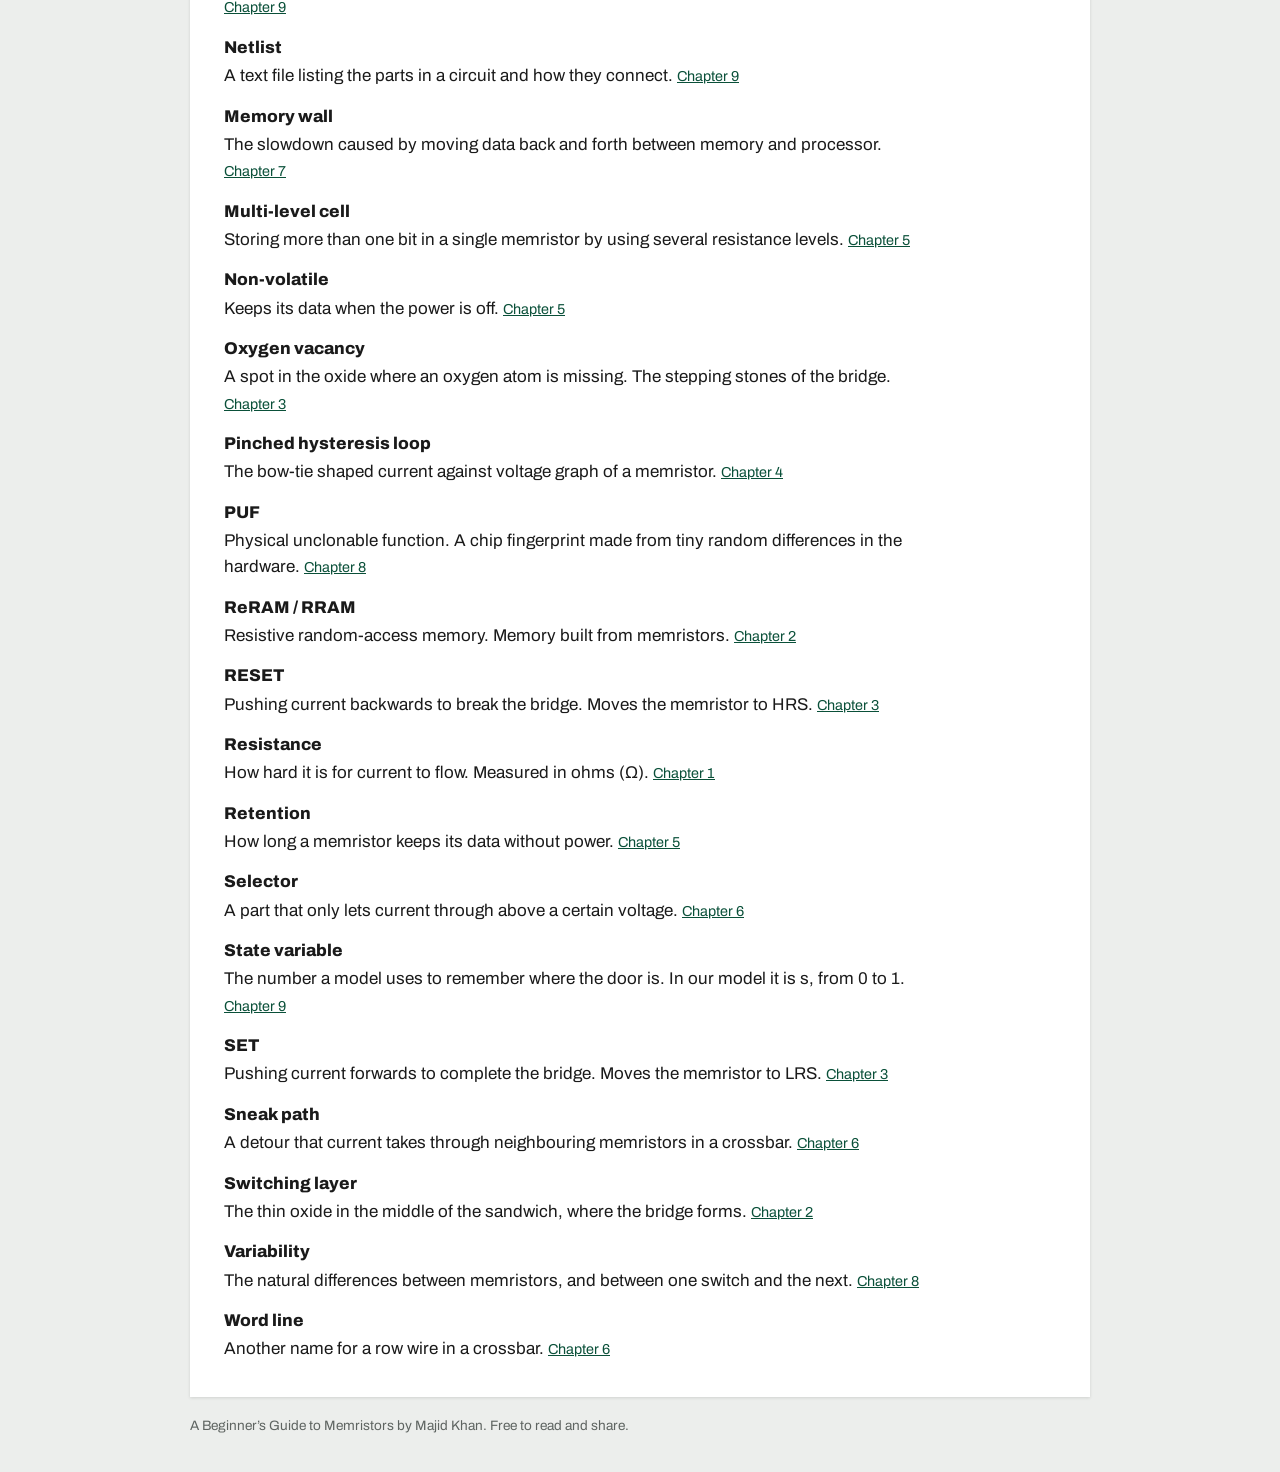
<file: glossary.html>
<!doctype html>
<html lang="en">
<head>
<meta charset="utf-8">
<meta name="viewport" content="width=device-width, initial-scale=1">
<title>Word list · A Beginner&rsquo;s Guide to Memristors</title>
<meta name="description" content="A free, picture-first beginner guide to memristors and ReRAM.">
<link rel="preconnect" href="https://fonts.googleapis.com"><link rel="preconnect" href="https://fonts.gstatic.com" crossorigin><link rel="stylesheet" href="https://fonts.googleapis.com/css2?family=Archivo:wght@400;600;700;800&family=JetBrains+Mono:wght@400;500&display=swap">
<link rel="stylesheet" href="assets/style.css">
</head>
<body>
<header class="top"><div class="top-in"><a class="brand" href="index.html">A Beginner&rsquo;s Guide to Memristors</a><div class="top-links"><span style="color:#5E6461;font-weight:600"></span><a href="index.html#contents">Contents</a><a href="glossary.html">Word list</a></div></div></header>
<div class="wrap">
<main class="page">
<div class="kicker">Reference</div><h1>Word list</h1><p class="lead">Every new word in the book, in plain language, with the chapter where it first appears.</p><dl class="gloss"><dt>1S1R</dt><dd>One selector, one resistor. A memristor with a selector in front of it to block sneak paths. <a href="chapter-6.html">Chapter 6</a></dd><dt>1T1R</dt><dd>One transistor, one resistor. A memristor with its own transistor switch. <a href="chapter-6.html">Chapter 6</a></dd><dt>Bit line</dt><dd>Another name for a column wire in a crossbar. <a href="chapter-6.html">Chapter 6</a></dd><dt>Compliance current</dt><dd>The maximum current allowed during SET, so the bridge does not grow too thick. <a href="chapter-3.html">Chapter 3</a></dd><dt>Compute-in-memory</dt><dd>Doing calculations right where the data is stored, instead of moving it to a processor. <a href="chapter-7.html">Chapter 7</a></dd><dt>Conductance</dt><dd>How easily current flows. The opposite of resistance. Measured in siemens (S). <a href="chapter-7.html">Chapter 7</a></dd><dt>Crossbar</dt><dd>A grid of row and column wires with a memristor at every crossing. <a href="chapter-6.html">Chapter 6</a></dd><dt>Electrode</dt><dd>One of the metal layers on either side of the switching layer. <a href="chapter-2.html">Chapter 2</a></dd><dt>Endurance</dt><dd>How many times a memristor can be rewritten before it wears out. <a href="chapter-5.html">Chapter 5</a></dd><dt>Error correction</dt><dd>Extra maths that can find and fix a few wrong bits. <a href="chapter-8.html">Chapter 8</a></dd><dt>Filament</dt><dd>The bridge of oxygen vacancies (or metal atoms) that connects the two electrodes. <a href="chapter-3.html">Chapter 3</a></dd><dt>Forming</dt><dd>The one-time, bigger push that builds the very first bridge. <a href="chapter-3.html">Chapter 3</a></dd><dt>HRS</dt><dd>High resistance state. The bridge is broken and the door is closed. <a href="chapter-3.html">Chapter 3</a></dd><dt>Hysteresis</dt><dd>When the path going up is different from the path coming down, because the device remembers its past. <a href="chapter-4.html">Chapter 4</a></dd><dt>LRS</dt><dd>Low resistance state. The bridge is complete and the door is open. <a href="chapter-3.html">Chapter 3</a></dd><dt>MAC (multiply-accumulate)</dt><dd>Multiplying pairs of numbers and adding up the results. The main operation in AI. <a href="chapter-7.html">Chapter 7</a></dd><dt>Memristor</dt><dd>Memory + resistor. A resistor whose resistance changes with the current that has flowed through it, and stays changed. <a href="chapter-1.html">Chapter 1</a></dd><dt>Model</dt><dd>A description, usually a formula or netlist, of how a part behaves, so a simulator can use it. <a href="chapter-9.html">Chapter 9</a></dd><dt>Netlist</dt><dd>A text file listing the parts in a circuit and how they connect. <a href="chapter-9.html">Chapter 9</a></dd><dt>Memory wall</dt><dd>The slowdown caused by moving data back and forth between memory and processor. <a href="chapter-7.html">Chapter 7</a></dd><dt>Multi-level cell</dt><dd>Storing more than one bit in a single memristor by using several resistance levels. <a href="chapter-5.html">Chapter 5</a></dd><dt>Non-volatile</dt><dd>Keeps its data when the power is off. <a href="chapter-5.html">Chapter 5</a></dd><dt>Oxygen vacancy</dt><dd>A spot in the oxide where an oxygen atom is missing. The stepping stones of the bridge. <a href="chapter-3.html">Chapter 3</a></dd><dt>Pinched hysteresis loop</dt><dd>The bow-tie shaped current against voltage graph of a memristor. <a href="chapter-4.html">Chapter 4</a></dd><dt>PUF</dt><dd>Physical unclonable function. A chip fingerprint made from tiny random differences in the hardware. <a href="chapter-8.html">Chapter 8</a></dd><dt>ReRAM / RRAM</dt><dd>Resistive random-access memory. Memory built from memristors. <a href="chapter-2.html">Chapter 2</a></dd><dt>RESET</dt><dd>Pushing current backwards to break the bridge. Moves the memristor to HRS. <a href="chapter-3.html">Chapter 3</a></dd><dt>Resistance</dt><dd>How hard it is for current to flow. Measured in ohms (Ω). <a href="chapter-1.html">Chapter 1</a></dd><dt>Retention</dt><dd>How long a memristor keeps its data without power. <a href="chapter-5.html">Chapter 5</a></dd><dt>Selector</dt><dd>A part that only lets current through above a certain voltage. <a href="chapter-6.html">Chapter 6</a></dd><dt>State variable</dt><dd>The number a model uses to remember where the door is. In our model it is s, from 0 to 1. <a href="chapter-9.html">Chapter 9</a></dd><dt>SET</dt><dd>Pushing current forwards to complete the bridge. Moves the memristor to LRS. <a href="chapter-3.html">Chapter 3</a></dd><dt>Sneak path</dt><dd>A detour that current takes through neighbouring memristors in a crossbar. <a href="chapter-6.html">Chapter 6</a></dd><dt>Switching layer</dt><dd>The thin oxide in the middle of the sandwich, where the bridge forms. <a href="chapter-2.html">Chapter 2</a></dd><dt>Variability</dt><dd>The natural differences between memristors, and between one switch and the next. <a href="chapter-8.html">Chapter 8</a></dd><dt>Word line</dt><dd>Another name for a row wire in a crossbar. <a href="chapter-6.html">Chapter 6</a></dd></dl>
</main>

<footer>A Beginner&rsquo;s Guide to Memristors by Majid Khan. Free to read and share.</footer>
</div>

</body>
</html>
</file>
<file: assets/style.css>
/* A Beginner's Guide to Memristors · illustrated reference style
   One light printed-page look: white pages on a pale desk, black ink, one deep green accent,
   a brick red used only for "closing", "high resistance" and "problems". */
:root{
  --ink:#1A1A1A;
  --acc:#0F6B4E;
  --acc-d:#0A5039;
  --tint:#E3F1EB;
  --pipe:#F3F7F5;
  --red:#B3362B;
  --grey:#5E6461;
  --line:#D9DEDB;
  --desk:#ECEEEC;
  --paper:#FFFFFF;
  color-scheme:light;
}
*{box-sizing:border-box}
html{-webkit-text-size-adjust:100%}
body{margin:0;background:var(--desk);color:var(--ink);font-family:"Archivo",system-ui,-apple-system,"Segoe UI",Roboto,sans-serif;font-size:17px;line-height:1.55}
a{color:var(--acc-d)}
a:focus-visible,button:focus-visible,input:focus-visible{outline:3px solid var(--ink);outline-offset:2px}

/* top bar */
.top{background:var(--paper);border-bottom:3px solid var(--acc)}
.top-in{max-width:900px;margin:0 auto;padding:10px 16px;display:flex;justify-content:space-between;align-items:center;gap:6px 18px;flex-wrap:wrap}
.brand{font-weight:800;color:var(--ink);text-decoration:none}
.top-links{display:flex;gap:16px;font-size:.9rem;font-weight:600}
.top-links a{text-decoration:none}

/* page */
.wrap{padding-inline:16px;padding-block:20px 36px}
.page{max-width:900px;margin:0 auto;background:var(--paper);padding:30px 34px 34px;box-shadow:0 1px 3px rgba(0,0,0,.12)}
@media (max-width:600px){.page{padding:22px 18px 26px}}
.kicker{font-weight:800;font-size:.8rem;letter-spacing:.14em;text-transform:uppercase;color:var(--acc);border-bottom:3px solid var(--acc);padding-bottom:6px;margin-bottom:12px}
h1{font-weight:800;font-size:clamp(1.9rem,5vw,2.5rem);line-height:1.08;margin:0 0 10px;text-wrap:balance}
.lead{font-size:1.15rem;line-height:1.45;font-weight:600;margin:0 0 20px;max-width:62ch}
h2{font-weight:800;font-size:1.35rem;line-height:1.2;margin:30px 0 8px;text-wrap:balance}
p{margin:0 0 12px;max-width:66ch}
ul,ol{max-width:64ch}
.grid{display:grid;grid-template-columns:1.4fr 1fr;gap:22px;align-items:start;margin:6px 0 4px}
.grid>*{min-width:0}
@media (max-width:680px){.grid{grid-template-columns:1fr}}

/* figures */
figure{margin:10px 0 16px}
figure svg{display:block;width:100%;height:auto}
figcaption{font-size:.88rem;color:var(--grey);margin-top:6px;line-height:1.4;max-width:70ch}
figcaption b{color:var(--ink)}
svg text{font-family:"Archivo",system-ui,sans-serif}
.lbl{font-size:14px;font-weight:600;fill:var(--ink)}
.lbl-acc{font-size:14px;font-weight:700;fill:var(--acc)}
.lbl-red{font-size:14px;font-weight:700;fill:var(--red)}
.lbl-grey{font-size:13px;fill:var(--grey)}
.lbl-big{font-size:40px;font-weight:800;fill:var(--ink)}
.lbl-w{font-size:13px;font-weight:800;fill:#FFFFFF}

/* boxes */
.fact{background:var(--tint);padding:14px 16px;margin:6px 0 14px}
.fact .fh{font-weight:800;font-size:.78rem;letter-spacing:.12em;text-transform:uppercase;color:var(--acc);margin-bottom:4px}
.fact p{margin:0;font-size:.97rem}
.fact p+p{margin-top:6px}
.fact.warn{background:#F6E7E4}
.fact.warn .fh{color:var(--red)}
.learned{background:var(--tint);padding:18px 20px;margin-top:28px}
.learned h2{margin-top:0}
.learned ul{margin:0;padding-left:1.2em}
.learned li{margin-bottom:4px}

/* try-it labs */
.lab{border:2px solid var(--acc);padding:18px 20px;margin:26px 0 10px}
.lab-h{font-weight:800;font-size:.78rem;letter-spacing:.14em;text-transform:uppercase;color:var(--acc)}
.lab h2{margin-top:4px}
.lab svg{display:block;width:100%;height:auto;max-width:620px}
.readout{display:flex;flex-wrap:wrap;gap:4px 24px;font-size:.98rem;margin:8px 0 12px;font-variant-numeric:tabular-nums}
.btns{display:flex;flex-wrap:wrap;gap:8px}
button{font-family:inherit;font-weight:700;font-size:.95rem;background:var(--acc);color:#FFFFFF;border:2px solid var(--acc);padding:8px 16px;cursor:pointer}
button:hover:not(:disabled){background:var(--acc-d);border-color:var(--acc-d)}
button.alt{background:var(--paper);color:var(--ink);border-color:var(--ink)}
button.alt:hover:not(:disabled){background:var(--tint);border-color:var(--ink)}
button:disabled{opacity:.4;cursor:not-allowed}
.msg{font-weight:600;color:var(--acc);margin:12px 0 0;min-height:1.6em}
.msg.bad{color:var(--red)}
.steps{margin:8px 0 0;padding-left:1.5em}
.steps li{padding:3px 8px;margin-bottom:2px}
.steps li.on{background:var(--tint)}
.slider{display:grid;grid-template-columns:6.5em 1fr 3.5em;align-items:center;gap:10px;margin-bottom:6px;font-variant-numeric:tabular-nums}
input[type=range]{width:100%;accent-color:var(--acc)}
.barrow{display:grid;grid-template-columns:7.5em 1fr;gap:10px;align-items:center;margin:8px 0 2px;font-variant-numeric:tabular-nums}
.barrow>*{min-width:0}
.bartrack{background:var(--pipe);border:1px solid var(--line);height:18px}
.bar{height:100%;background:var(--acc);width:0;transition:width .2s}
.formula{font-size:.9rem;color:var(--grey);margin:0 0 6px 8.1em;font-variant-numeric:tabular-nums}
@media (max-width:520px){.formula{margin-left:0}}
.bits{display:flex;gap:4px;flex-wrap:wrap;margin:4px 0 10px}
.bits span{width:32px;height:36px;display:grid;place-items:center;font-weight:800;border:2px solid var(--ink);font-variant-numeric:tabular-nums}
.bits span.one{background:var(--ink);color:#FFFFFF}
.bits span.flip{box-shadow:0 0 0 3px var(--red)}
.bitlabel{font-size:.85rem;font-weight:700;letter-spacing:.08em;text-transform:uppercase;color:var(--grey)}

/* pager + footer */
.pager{max-width:900px;margin:14px auto 0;display:grid;grid-template-columns:1fr 1fr;gap:12px}
.pager a{background:var(--paper);padding:12px 16px;text-decoration:none;color:var(--ink);font-weight:700;box-shadow:0 1px 3px rgba(0,0,0,.12)}
.pager a:hover{background:var(--tint)}
.pager small{display:block;color:var(--grey);font-size:.75rem;text-transform:uppercase;letter-spacing:.1em}
.pager .next{text-align:right;grid-column:2}
@media (max-width:520px){.pager{grid-template-columns:1fr}.pager .next{grid-column:1}}
footer{max-width:900px;margin:18px auto 0;font-size:.85rem;color:var(--grey)}

/* cover + contents */
.cover-title{font-size:clamp(2.4rem,7vw,3.6rem);font-weight:800;line-height:1;margin:0 0 12px;text-wrap:balance}
.byline{font-weight:600;color:var(--grey);margin:0 0 18px}
.toc{list-style:none;padding:0;margin:10px 0 0;max-width:none;display:grid;gap:2px}
.toc a{display:grid;grid-template-columns:3rem 1fr;gap:12px;align-items:baseline;padding:10px 12px;text-decoration:none;color:var(--ink);border-bottom:1px solid var(--line)}
.toc a:hover{background:var(--tint)}
.toc .n{font-size:1.6rem;font-weight:800;color:var(--acc);font-variant-numeric:tabular-nums}
.toc .t{font-weight:800;font-size:1.08rem;display:block}
.toc .d{color:var(--grey);font-size:.95rem}

/* glossary */
.gloss{margin:0;max-width:70ch}
.gloss dt{font-weight:800;margin-top:14px}
.gloss dd{margin:2px 0 0}
.gloss dd a{font-size:.9rem}

@media (prefers-reduced-motion: reduce){*{transition:none!important;animation:none!important}}

/* code */
pre.code{background:#F4F6F5;border:1px solid var(--line);border-left:0;padding:14px 16px;overflow-x:auto;font-family:"JetBrains Mono",ui-monospace,Menlo,Consolas,monospace;font-size:.84rem;line-height:1.55;margin:8px 0 16px;max-width:100%}
pre.code .c{color:var(--grey)}
code{font-family:"JetBrains Mono",ui-monospace,Menlo,Consolas,monospace;font-size:.88em;background:#F4F6F5;padding:1px 4px}
pre.code code{background:none;padding:0;font-size:inherit}
.dl{display:inline-block;background:var(--acc);color:#FFFFFF;font-weight:700;text-decoration:none;padding:8px 14px;margin:0 8px 8px 0}
.dl:hover{background:var(--acc-d)}
.lines{margin:6px 0 16px;max-width:70ch}
.lines dt{font-family:"JetBrains Mono",ui-monospace,Menlo,monospace;font-size:.85rem;font-weight:500;background:#F4F6F5;display:inline-block;padding:2px 6px;margin-top:12px}
.lines dd{margin:4px 0 0}
.howto{padding-left:1.4em}
.howto li{margin-bottom:6px}
figure.narrow{max-width:560px}
</file>
